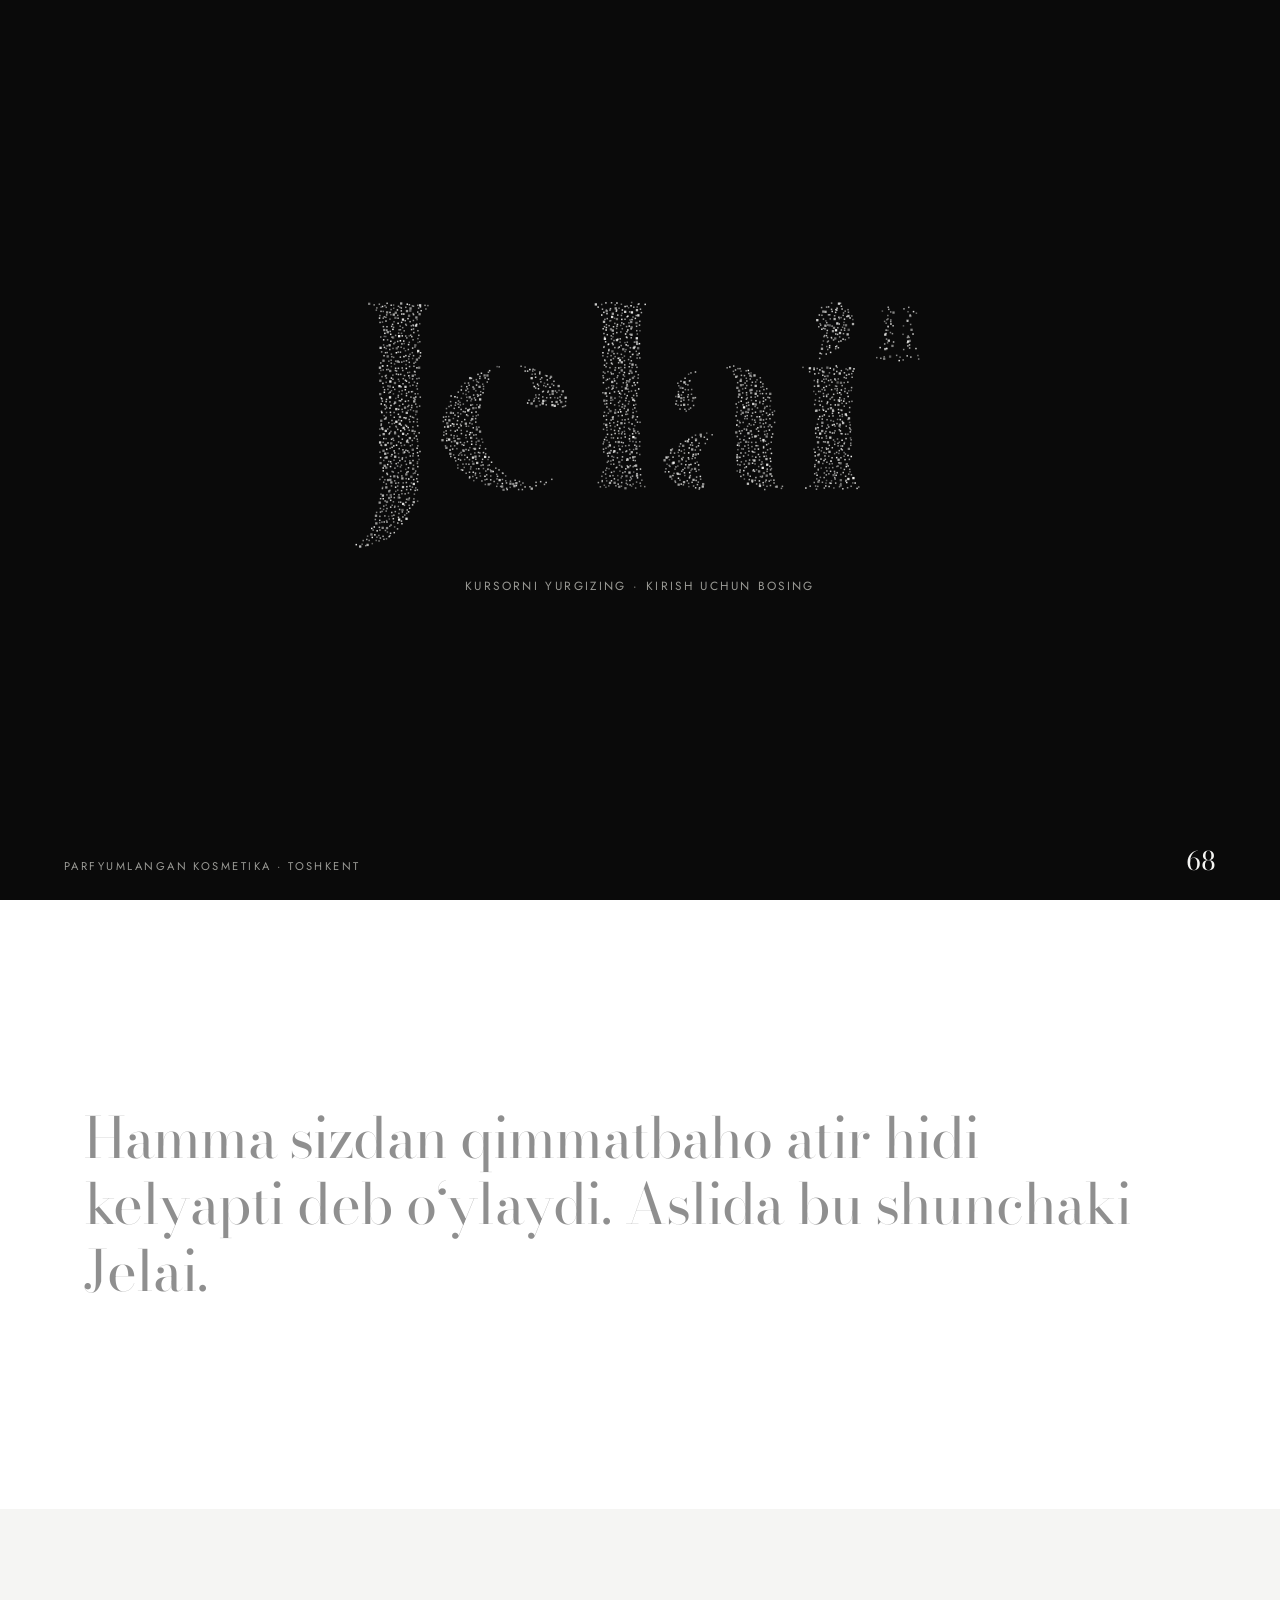
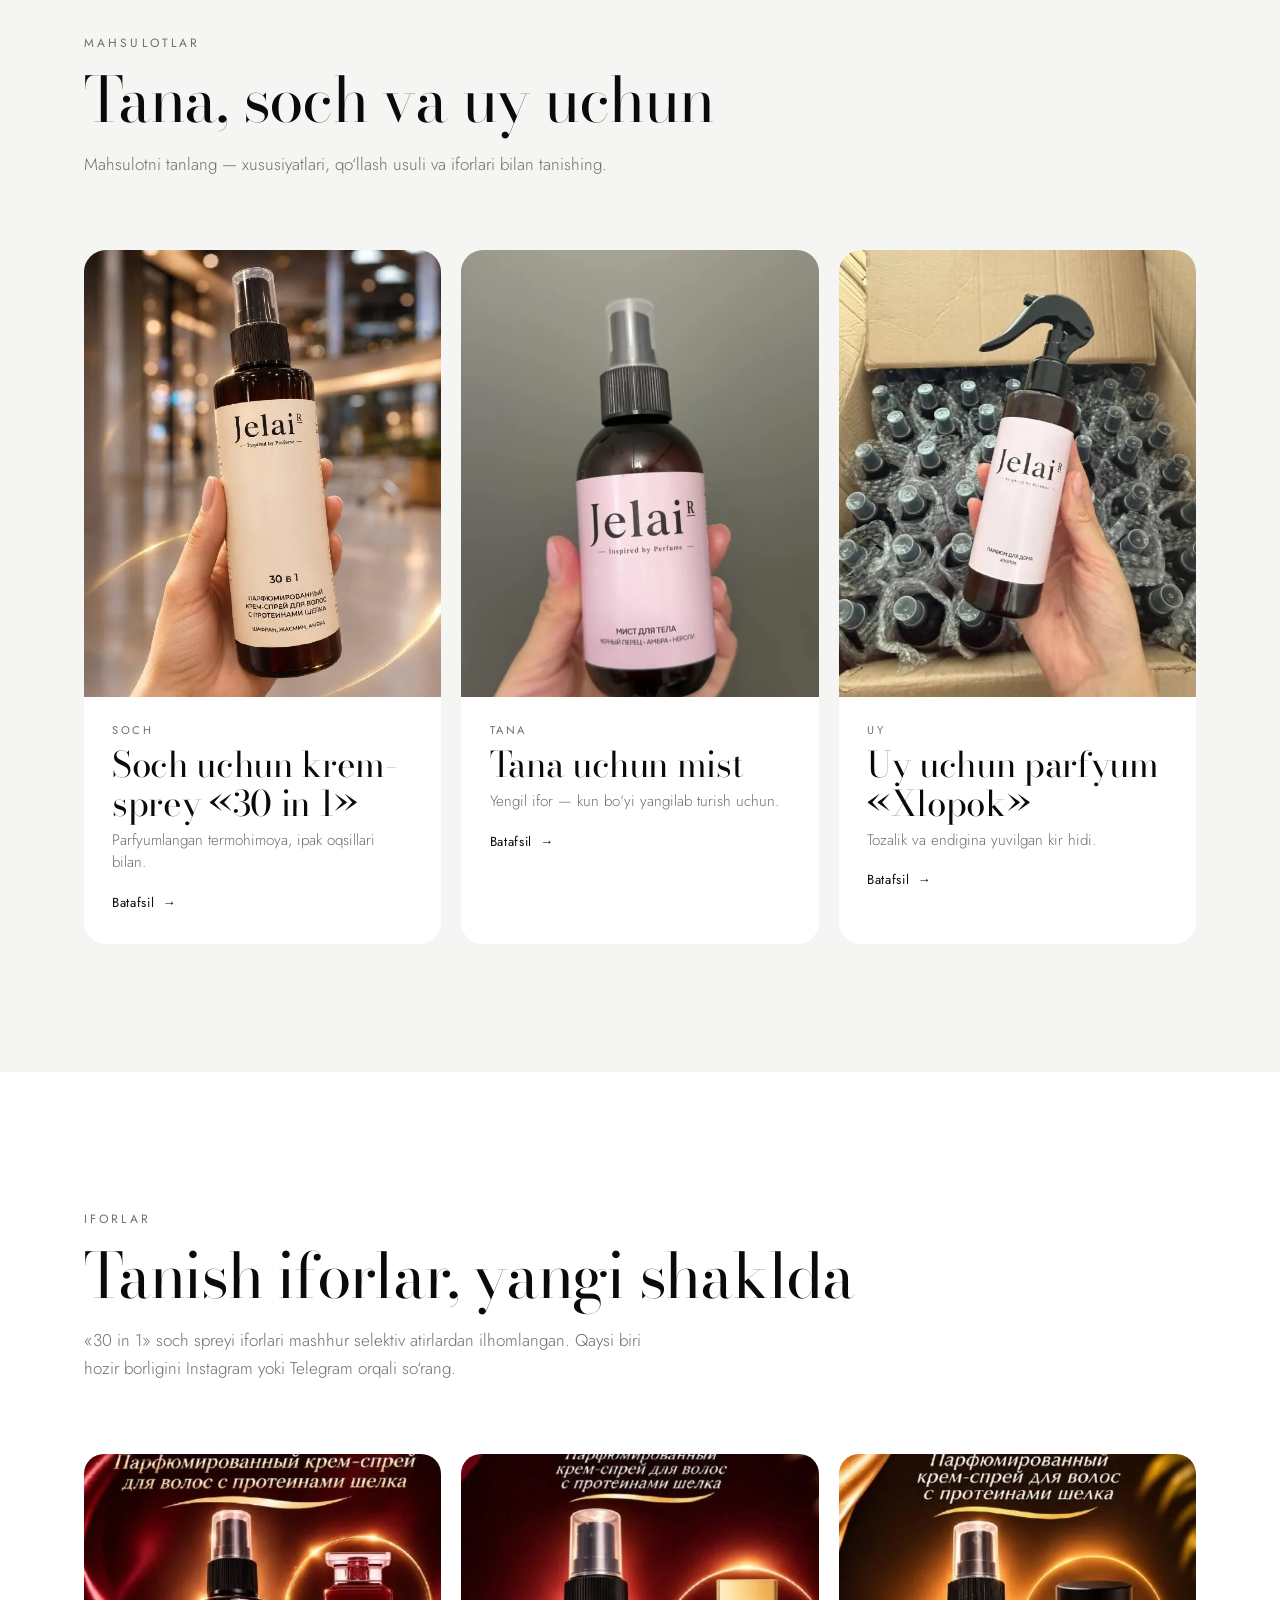
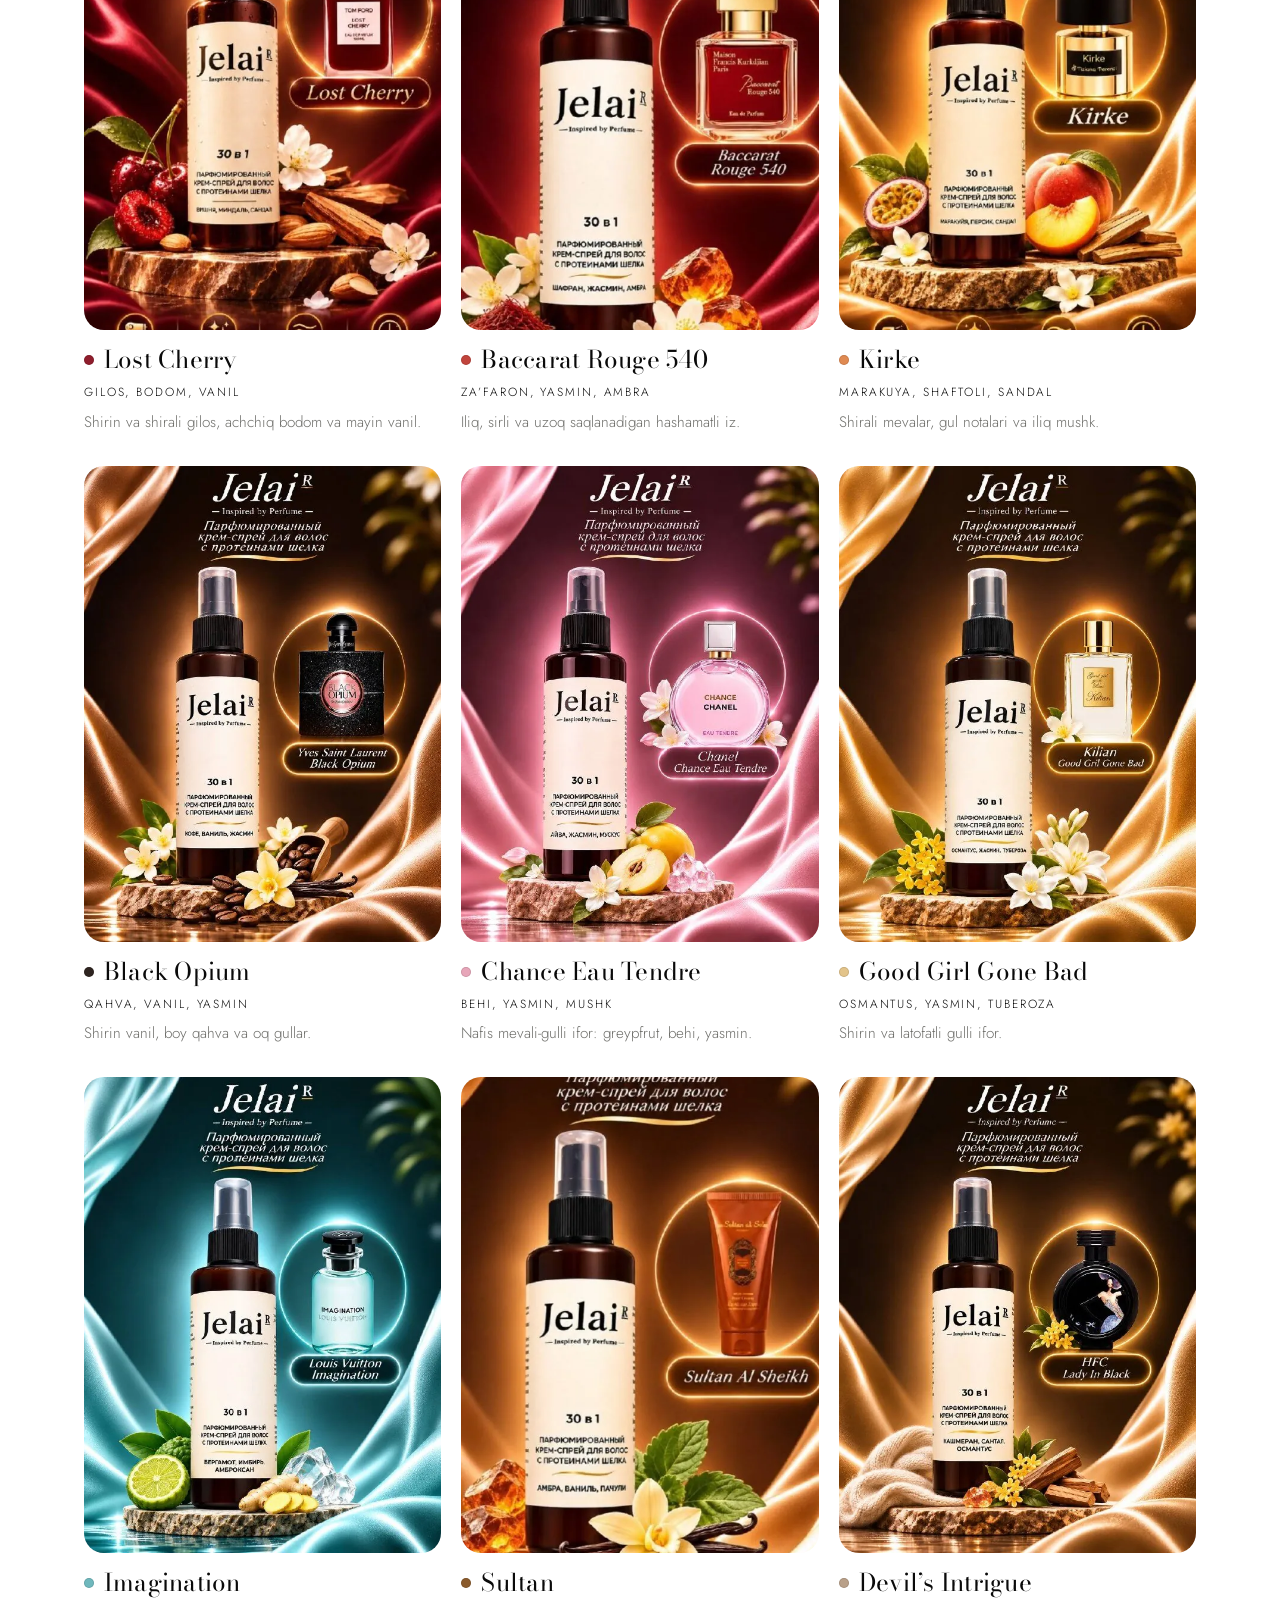
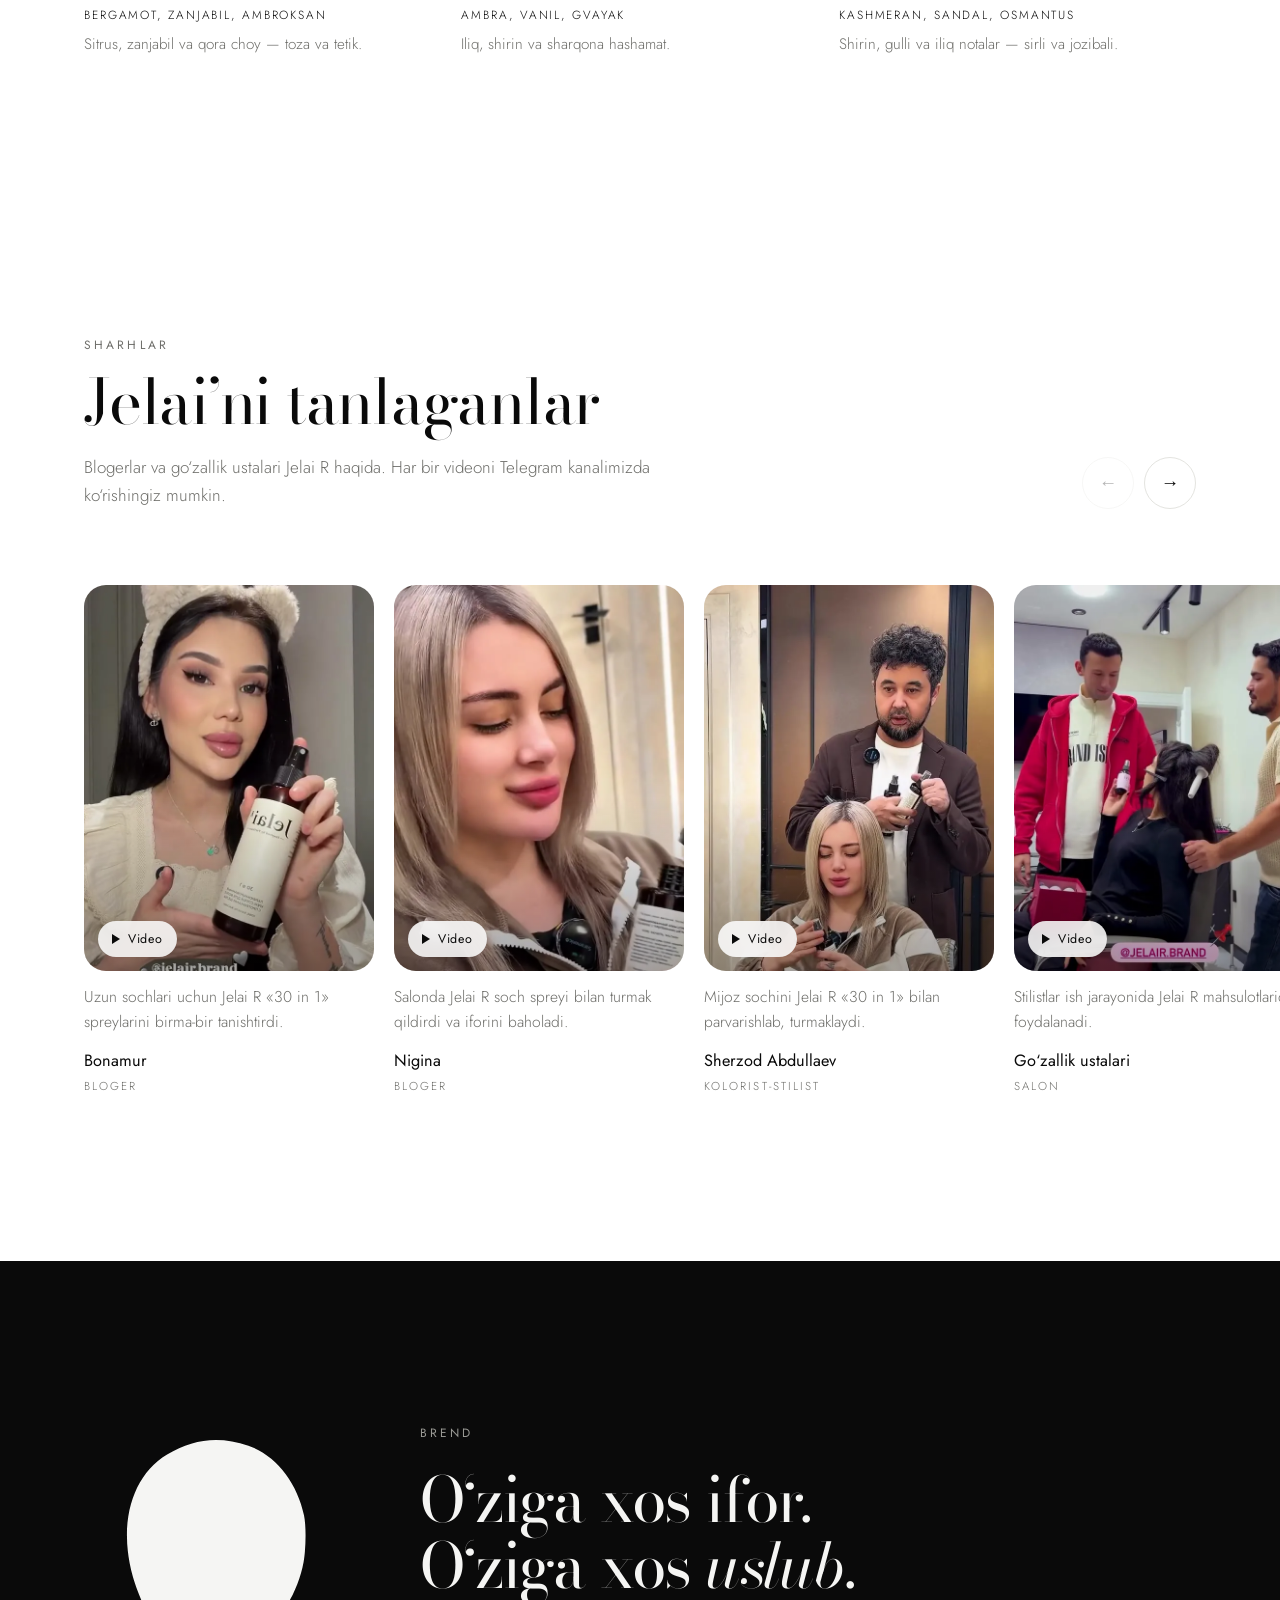
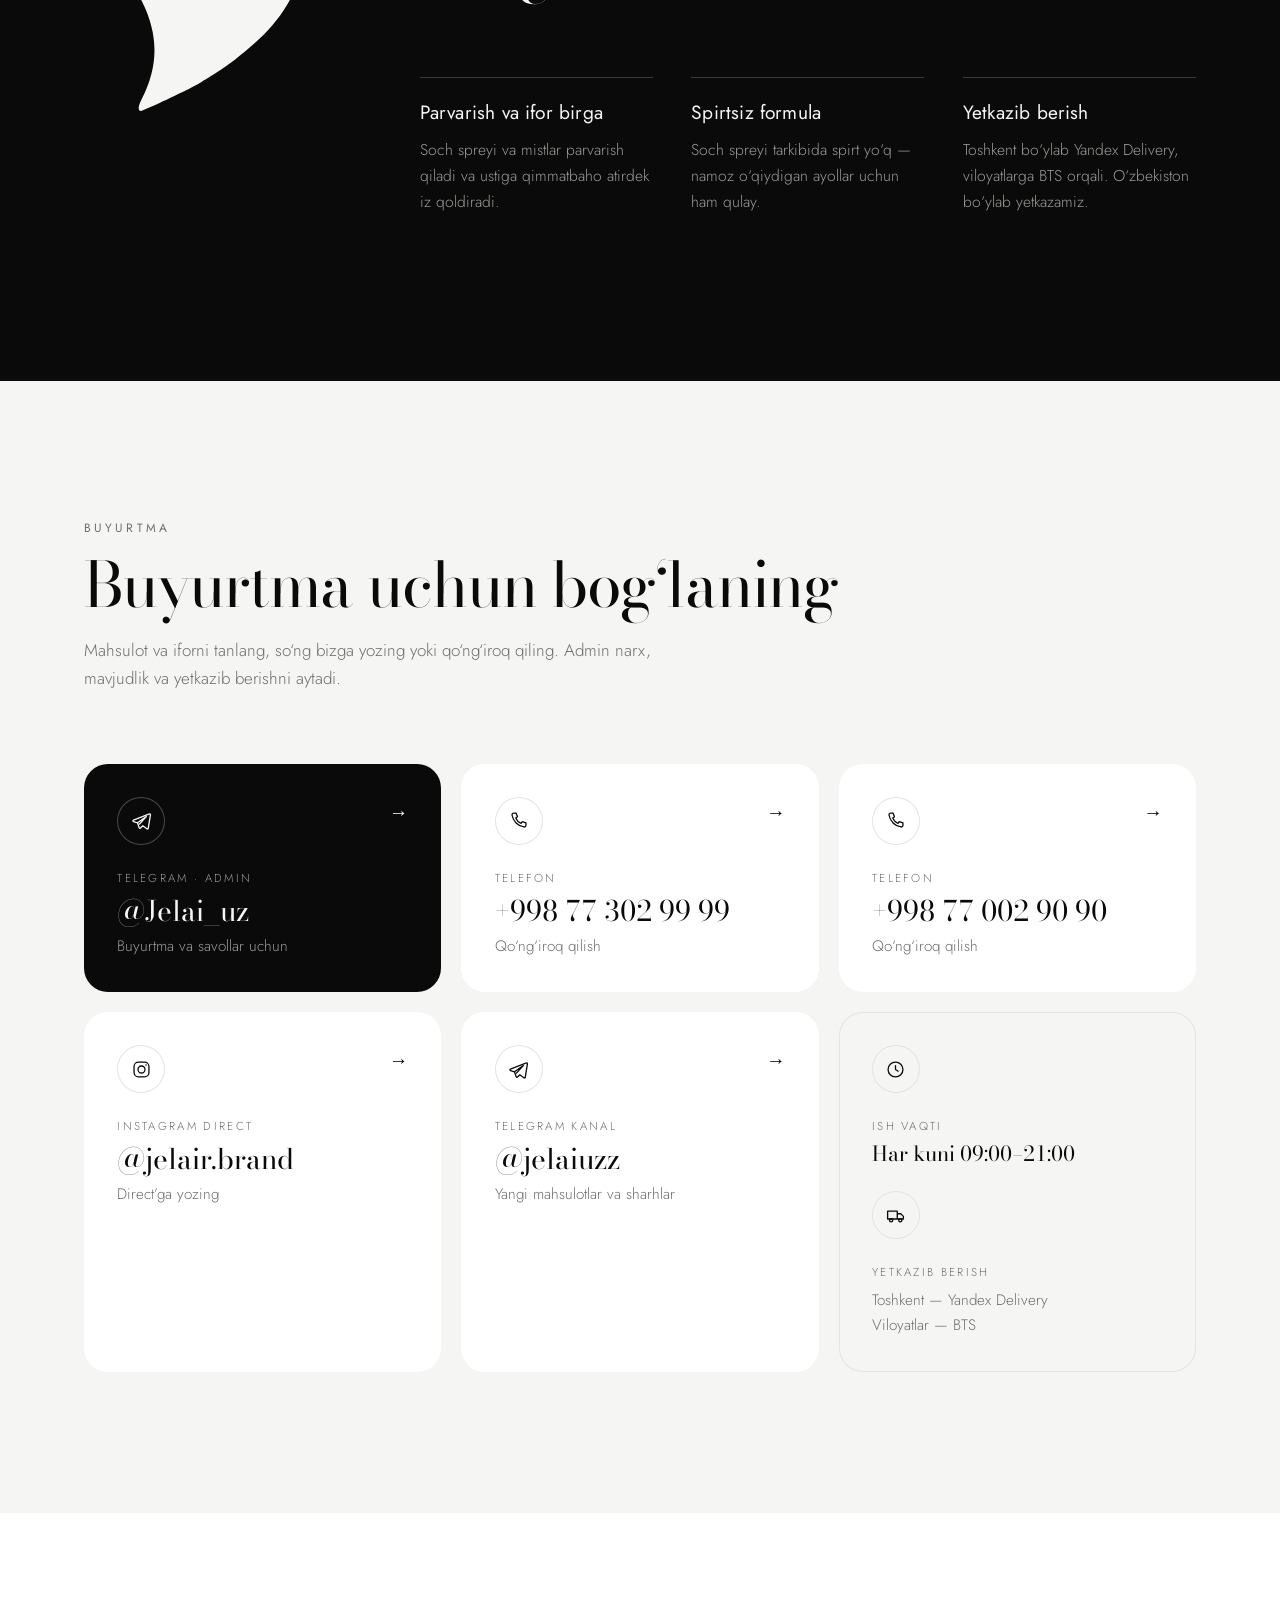
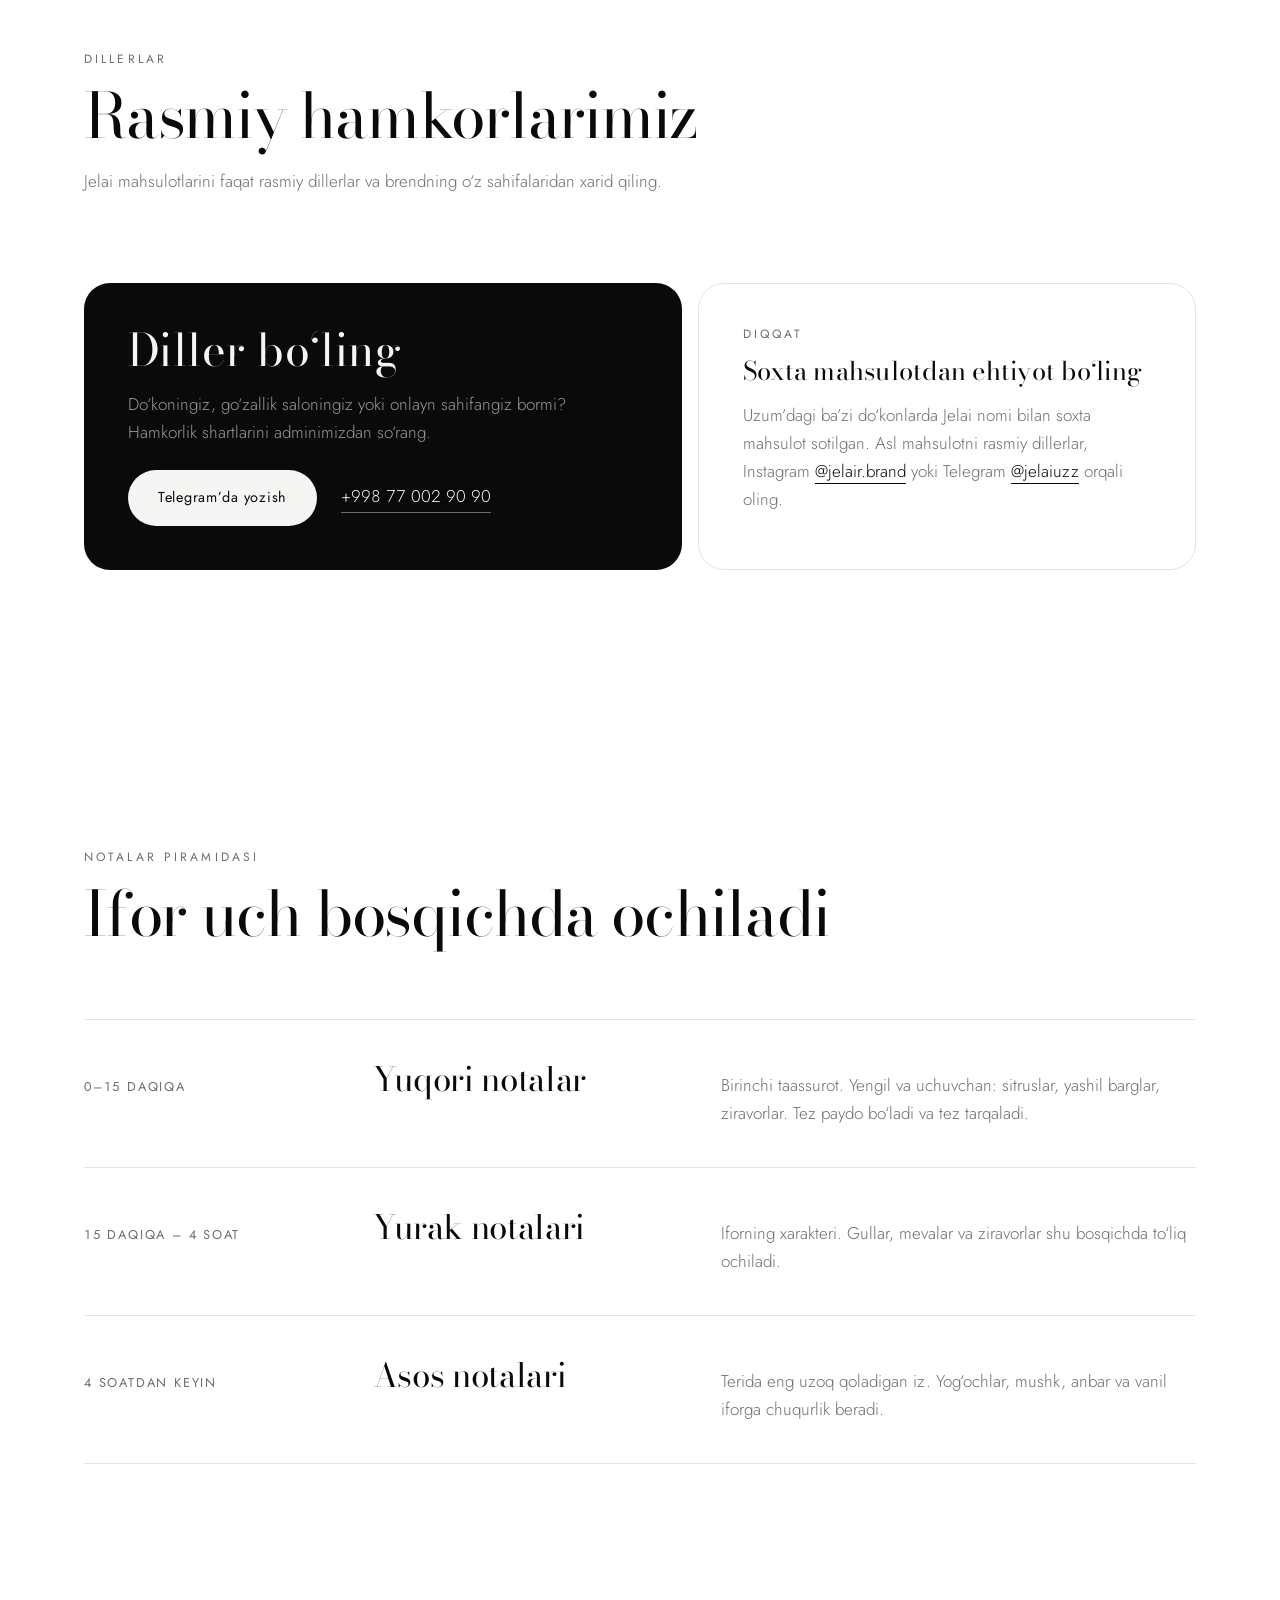
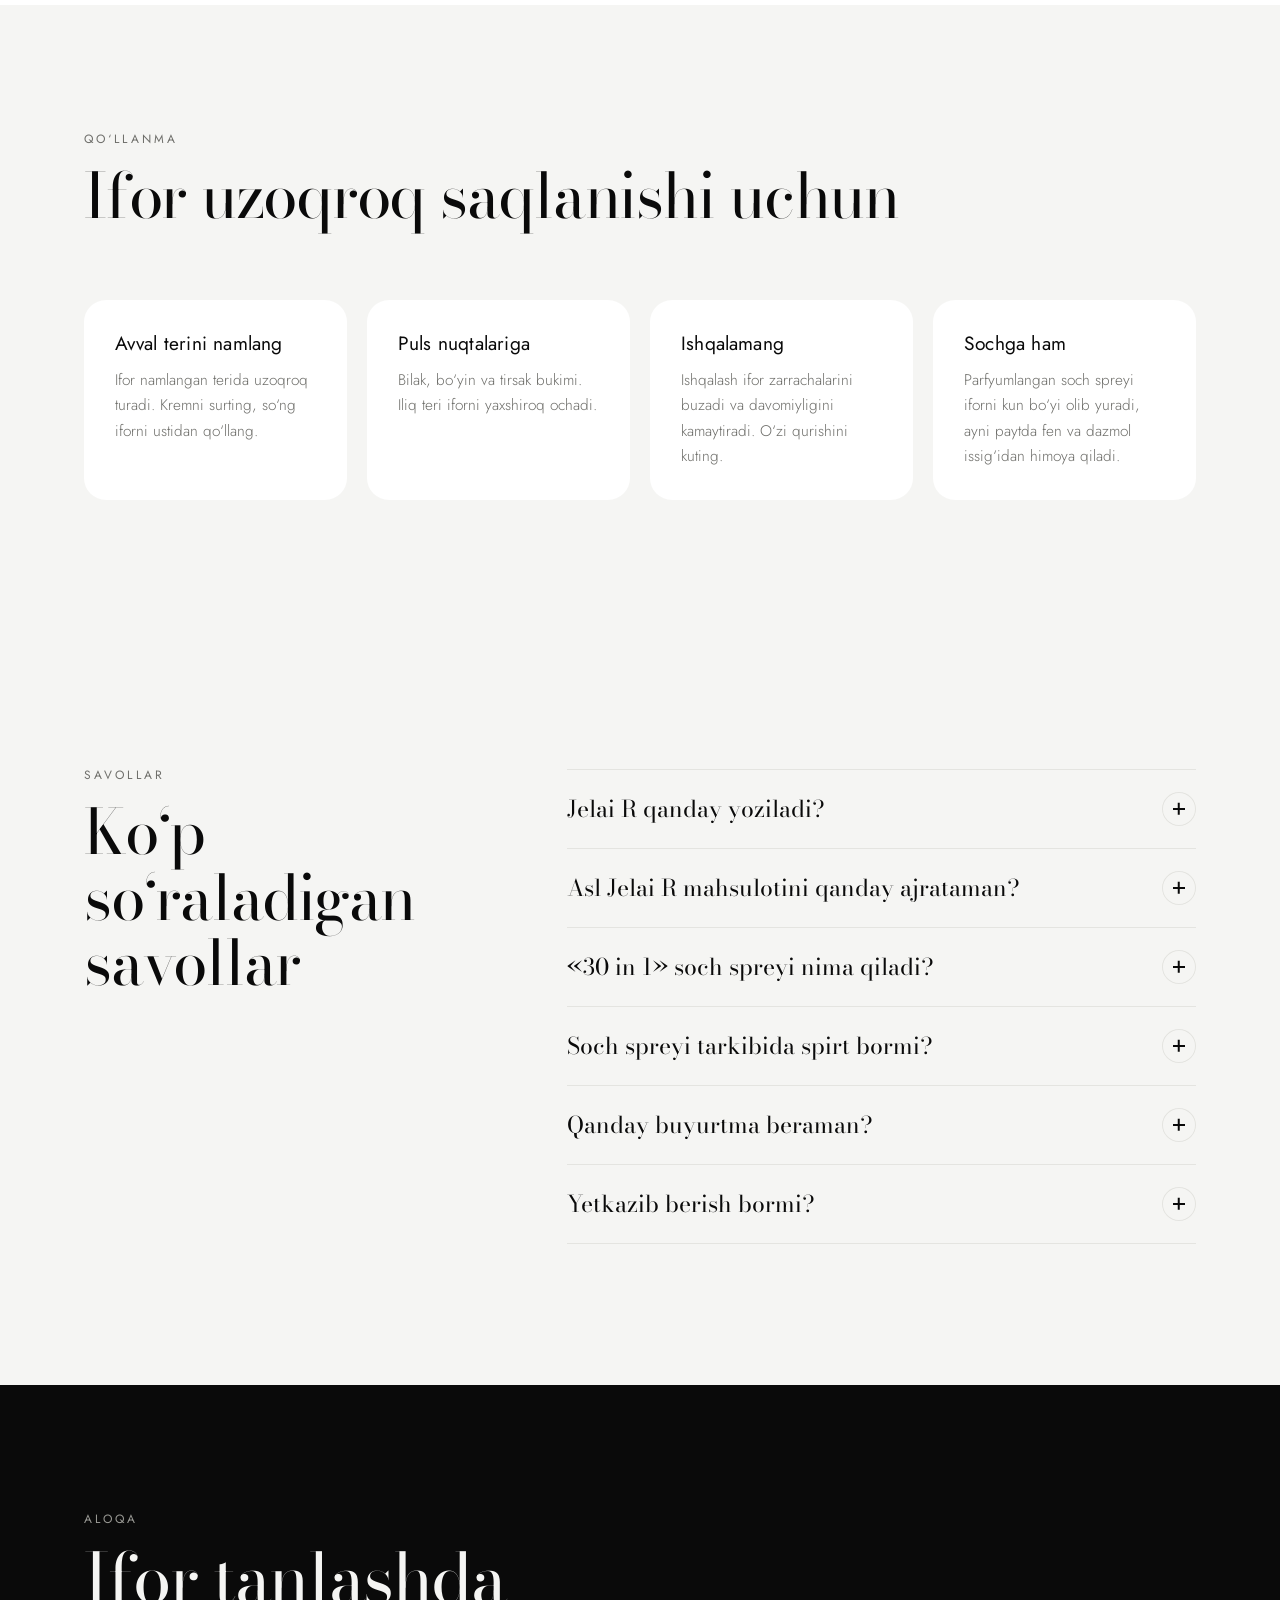
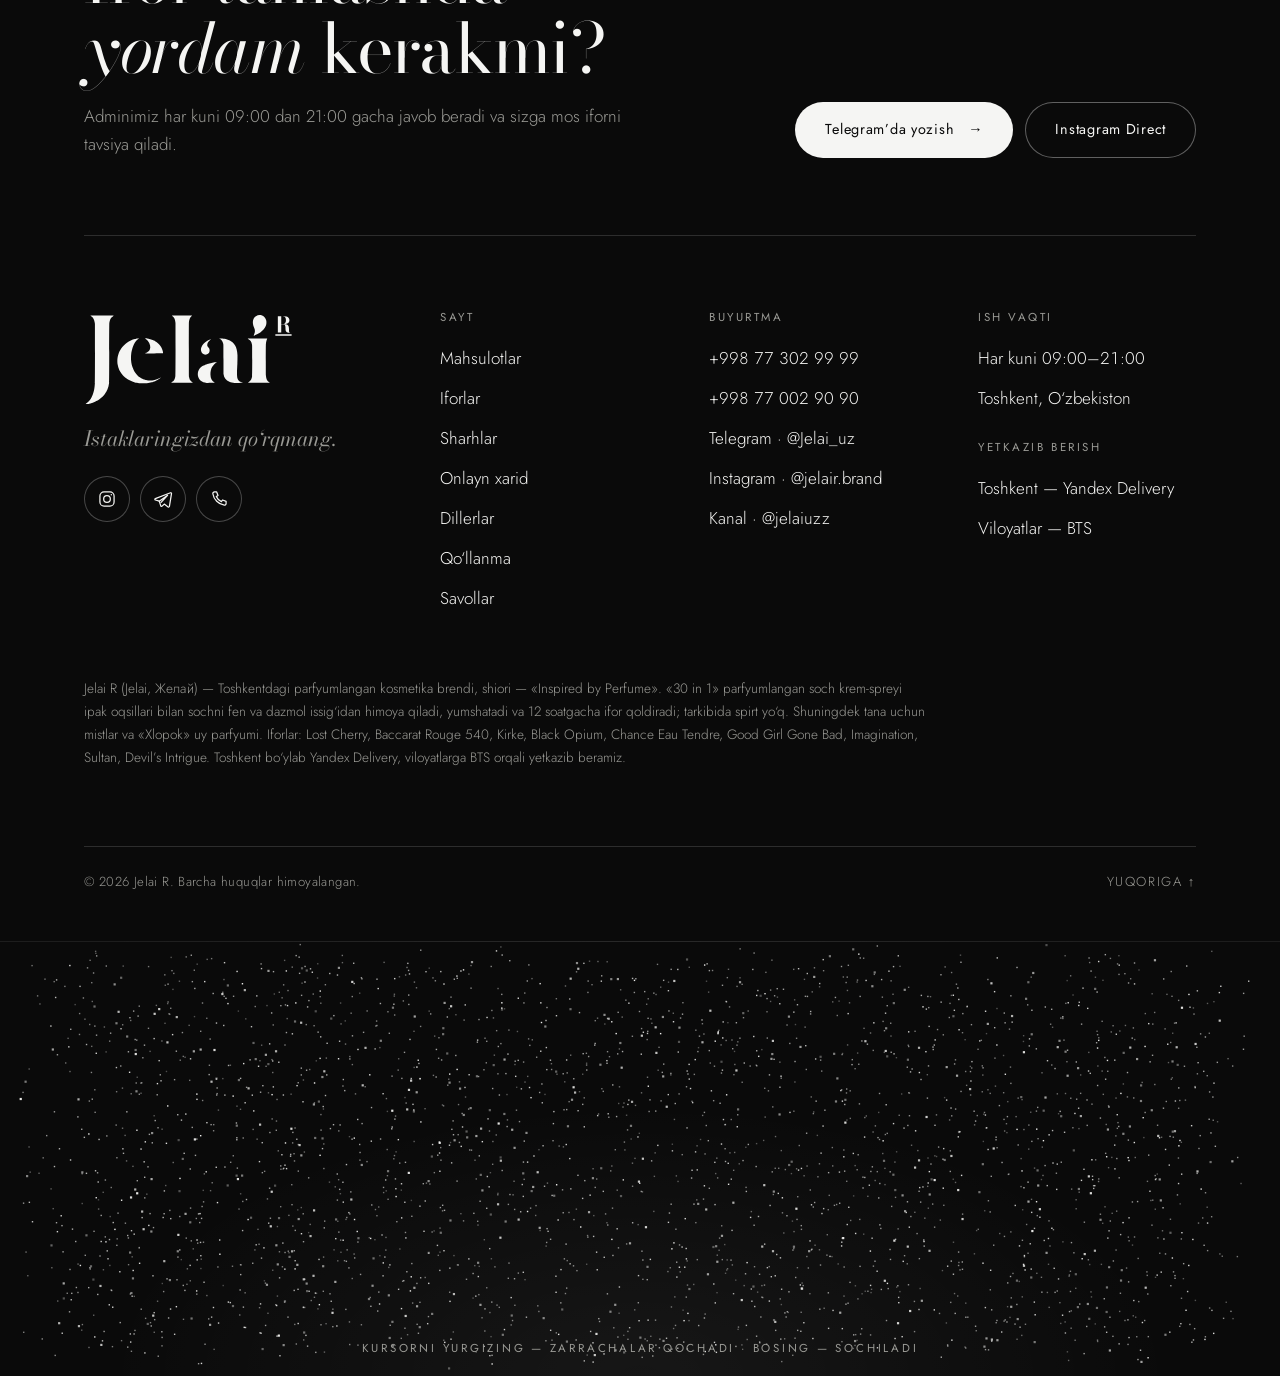
<file: index.html>
<!doctype html>
<html lang="uz" data-base="">
<head>
<meta charset="utf-8">
<meta name="viewport" content="width=device-width, initial-scale=1, viewport-fit=cover">
<title>Jelai R — parfyumlangan soch spreyi, mist va uy parfyumi | Toshkent</title>
<meta name="description" content="Jelai R — Toshkentdagi parfyumlangan kosmetika brendi. «30 in 1» parfyumlangan soch krem-spreyi (termohimoya, ipak oqsillari, spirtsiz), tana uchun mistlar va uy parfyumi: Lost Cherry, Baccarat Rouge 540, Kirke, Black Opium iforlarida. O‘zbekiston bo‘ylab yetkazib berish.">
<meta name="keywords" content="Jelai, Jelai R, JelaiR, Jelair, Jelai uz, Jelai Toshkent, Желай, Jelai 30 в 1, soch uchun termohimoya, parfyumlangan soch spreyi, tana uchun mist, uy parfyumi, термозащита для волос, парфюмированный спрей для волос, мист для тела, Ташкент">
<meta name="robots" content="index, follow, max-image-preview:large, max-snippet:-1">
<meta name="author" content="Jelai">
<link rel="canonical" href="https://jelair.uz/">
<link rel="alternate" hreflang="uz" href="https://jelair.uz/">
<link rel="alternate" hreflang="ru" href="https://jelair.uz/ru/">
<link rel="alternate" hreflang="en" href="https://jelair.uz/en/">
<link rel="alternate" hreflang="x-default" href="https://jelair.uz/">
<meta name="geo.region" content="UZ-TK">
<meta name="geo.placename" content="Toshkent">
<meta name="theme-color" content="#ffffff" media="(prefers-color-scheme: light)">
<meta name="theme-color" content="#0d0d0c" media="(prefers-color-scheme: dark)">
<meta name="format-detection" content="telephone=no">
<meta property="og:type" content="website">
<meta property="og:site_name" content="Jelai">
<meta property="og:locale" content="uz_UZ">
<meta property="og:locale:alternate" content="ru_RU">
<meta property="og:url" content="https://jelair.uz/">
<meta property="og:title" content="Jelai R — parfyumlangan kosmetika, Toshkent">
<meta property="og:description" content="Istaklaringizdan qo‘rqmang. «30 in 1» parfyumlangan soch spreyi, tana uchun mistlar va uy parfyumi selektiv atirlar iforida. O‘zbekiston bo‘ylab yetkazib berish.">
<meta property="og:image" content="https://jelair.uz/og-image.jpg">
<meta property="og:image:width" content="1200">
<meta property="og:image:height" content="630">
<meta property="og:image:alt" content="Jelai logotipi">
<meta name="twitter:card" content="summary_large_image">
<meta name="twitter:title" content="Jelai R — parfyumlangan kosmetika, Toshkent">
<meta name="twitter:description" content="«30 in 1» parfyumlangan soch spreyi, tana uchun mistlar va uy parfyumi selektiv atirlar iforida.">
<meta name="twitter:image" content="https://jelair.uz/og-image.jpg">
<!-- Search Console / Yandex Webmaster tasdiqlash kodlarini shu yerga qo‘ying:
<meta name="google-site-verification" content="...">
<meta name="yandex-verification" content="..."> -->
<link rel="icon" href="favicon.ico" sizes="48x48">
<link rel="icon" href="favicon.svg" type="image/svg+xml">
<link rel="icon" href="icon-192.png" type="image/png" sizes="192x192">
<link rel="apple-touch-icon" href="apple-touch-icon.png">
<link rel="manifest" href="site.webmanifest">
<script type="application/ld+json">{"@context": "https://schema.org", "@graph": [{"@type": "Organization", "@id": "https://jelair.uz/#org", "name": "Jelai", "alternateName": ["Jelai R", "JelaiR", "Jelair", "Jelai", "Jelay", "Jelai.uz", "Jelair.uz", "Jelai Uzbekistan", "Jelai R Cosmetics", "Желай", "Джелай", "Джелаир"], "url": "https://jelair.uz/", "logo": "https://jelair.uz/icon-512.png", "image": "https://jelair.uz/og-image.jpg", "slogan": "Inspired by Perfume", "description": "Jelai R — Toshkentdagi parfyumlangan kosmetika brendi: «30 in 1» parfyumlangan soch krem-spreyi, tana uchun mistlar va uy parfyumi. O‘zbekiston bo‘ylab yetkazib berish.", "sameAs": ["https://www.instagram.com/jelair.brand/", "https://t.me/jelaiuzz", "https://taplink.cc/jelai.uz"], "contactPoint": [{"@type": "ContactPoint", "telephone": "+998773029999", "contactType": "sales", "areaServed": "UZ", "availableLanguage": ["uz", "ru"]}, {"@type": "ContactPoint", "telephone": "+998770029090", "contactType": "customer service", "areaServed": "UZ", "availableLanguage": ["uz", "ru"]}]}, {"@type": "Store", "@id": "https://jelair.uz/#store", "name": "Jelai — parfyumlangan kosmetika", "url": "https://jelair.uz/", "image": "https://jelair.uz/og-image.jpg", "logo": "https://jelair.uz/icon-512.png", "telephone": "+998773029999", "priceRange": "$$", "currenciesAccepted": "UZS", "address": {"@type": "PostalAddress", "addressLocality": "Toshkent", "addressRegion": "Toshkent", "addressCountry": "UZ"}, "areaServed": {"@type": "Country", "name": "O‘zbekiston"}, "openingHoursSpecification": [{"@type": "OpeningHoursSpecification", "dayOfWeek": ["Monday", "Tuesday", "Wednesday", "Thursday", "Friday", "Saturday", "Sunday"], "opens": "09:00", "closes": "21:00"}], "brand": {"@id": "https://jelair.uz/#org"}, "parentOrganization": {"@id": "https://jelair.uz/#org"}}, {"@type": "WebSite", "@id": "https://jelair.uz/#site", "url": "https://jelair.uz/", "name": "Jelai", "alternateName": "Jelai Uzbekistan", "inLanguage": "uz", "publisher": {"@id": "https://jelair.uz/#org"}}, {"@type": "WebPage", "@id": "https://jelair.uz/#page", "url": "https://jelair.uz/", "name": "Jelai R — parfyumlangan soch spreyi, mist va uy parfyumi | Toshkent", "isPartOf": {"@id": "https://jelair.uz/#site"}, "about": {"@id": "https://jelair.uz/#org"}, "inLanguage": "uz", "primaryImageOfPage": {"@type": "ImageObject", "url": "https://jelair.uz/og-image.jpg", "width": 1200, "height": 630}}, {"@type": "Product", "@id": "https://jelair.uz/#product-1", "name": "Jelai R «30 in 1» parfyumlangan soch krem-spreyi", "image": "https://jelair.uz/img/products/spray.webp", "description": "Ipak oqsillari bilan parfyumlangan termohimoya: fen, dazmol va quyoshdan himoya, yumshoqlik va jilva, ifor 12 soatgacha. Tarkibida spirt yo‘q.", "brand": {"@type": "Brand", "name": "Jelai R"}, "manufacturer": {"@id": "https://jelair.uz/#org"}, "category": "Parfyumlangan kosmetika"}, {"@type": "Product", "@id": "https://jelair.uz/#product-2", "name": "Jelai R Tana uchun mist", "image": "https://jelair.uz/img/products/mist.webp", "description": "Tana va soch uchun yengil xushbo‘y sprey.", "brand": {"@type": "Brand", "name": "Jelai R"}, "manufacturer": {"@id": "https://jelair.uz/#org"}, "category": "Parfyumlangan kosmetika"}, {"@type": "Product", "@id": "https://jelair.uz/#product-3", "name": "Jelai R Uy uchun parfyum «Xlopok»", "image": "https://jelair.uz/img/products/home.webp", "description": "Uy, avtomobil, ofis, parda va matolar uchun tozalik ifori.", "brand": {"@type": "Brand", "name": "Jelai R"}, "manufacturer": {"@id": "https://jelair.uz/#org"}, "category": "Parfyumlangan kosmetika"}]}</script>
<script>
  document.documentElement.classList.add('js');
  try { var th = localStorage.getItem('jelai-theme'); if (th === 'dark' || th === 'light') document.documentElement.dataset.theme = th; } catch (e) {}
  try { if (!sessionStorage.getItem('jelai-seen') && !matchMedia('(prefers-reduced-motion: reduce)').matches) document.documentElement.classList.add('loading'); } catch (e) { document.documentElement.classList.add('loading'); }
</script>
<link rel="preconnect" href="https://fonts.googleapis.com">
<link rel="preconnect" href="https://fonts.gstatic.com" crossorigin>
<link rel="stylesheet" href="https://fonts.googleapis.com/css2?family=Bodoni+Moda:ital,opsz,wght@0,6..96,400..600;1,6..96,400..500&family=Jost:wght@300..500&display=swap">
<link rel="preload" as="image" href="img/hero.webp" fetchpriority="high">
<link rel="stylesheet" href="styles.css">
<script src="script.js" defer></script>
<script type="application/ld+json" id="faq-ld">{"@context": "https://schema.org", "@type": "FAQPage", "mainEntity": [{"@type": "Question", "name": "Jelai R qanday yoziladi?", "acceptedAnswer": {"@type": "Answer", "text": "Brendimiz nomi — Jelai R (JelaiR). Uni ba’zan Jelair, Jelai, Jelay, Желай yoki Джелай deb ham yozishadi — barchasi bitta brend: Toshkentdagi Jelai R parfyumlangan kosmetikasi. Rasmiy sayt — jelair.uz."}}, {"@type": "Question", "name": "Asl Jelai R mahsulotini qanday ajrataman?", "acceptedAnswer": {"@type": "Answer", "text": "Asl mahsulot yorlig‘ida «Jelai R — Inspired by Perfume» logotipi bor: «i» harfidan keyin ostiga chiziq tortilgan R. Jelai R’ni faqat rasmiy sahifalar — jelair.uz, Instagram @jelair.brand va Telegram @jelaiuzz orqali xarid qiling."}}, {"@type": "Question", "name": "«30 in 1» soch spreyi nima qiladi?", "acceptedAnswer": {"@type": "Answer", "text": "Sochni fen, dazmol va ployka issig‘idan, quyosh nurlari va changdan himoya qiladi, yumshatadi, jilva beradi, tarashni osonlashtiradi va statik elektrni oladi. Tarkibida ipak oqsillari bor, ifor 12 soatgacha saqlanadi."}}, {"@type": "Question", "name": "Soch spreyi tarkibida spirt bormi?", "acceptedAnswer": {"@type": "Answer", "text": "Yo‘q. «30 in 1» soch spreyi tarkibida spirt yo‘q, shuning uchun namoz o‘qiydigan ayollar uchun ham qulay."}}, {"@type": "Question", "name": "Qanday buyurtma beraman?", "acceptedAnswer": {"@type": "Answer", "text": "Telegram’da @Jelai_uz adminiga yoki Instagram’da @jelair.brand sahifasiga yozing, yoki +998 77 302 99 99 raqamiga qo‘ng‘iroq qiling. Har kuni 09:00–21:00."}}, {"@type": "Question", "name": "Yetkazib berish bormi?", "acceptedAnswer": {"@type": "Answer", "text": "Ha. Toshkent bo‘ylab Yandex Delivery, viloyatlarga BTS orqali — butun O‘zbekiston bo‘ylab yetkazib beramiz."}}]}</script>
</head>
<body>

<!-- Umumiy SVG belgilar: logotip, tomchi, shisha gradientlari -->
<svg width="0" height="0" style="position:absolute" aria-hidden="true">
  <defs>
    <symbol id="logo" viewBox="20 18 710 318"><path class="lg lg-j" fill-rule="evenodd" d="M32.7 328.8C35.7 328.5 40.5 327.7 42.2 327.2C49.1 325.3 51.0 324.6 57.3 321.8C63.0 319.2 69.5 315.4 73.2 312.5C73.5 312.2 74.5 311.5 75.3 310.8C80.5 307.0 86.8 300.5 90.5 295.3C94.4 289.7 96.0 286.7 98.2 281.8C98.5 280.9 99.1 279.6 99.4 278.9C100.5 276.3 102.6 269.9 102.9 268.0C103.0 267.7 103.2 266.6 103.4 265.6C104.0 262.9 104.5 259.4 104.9 255.3C105.2 251.8 105.2 251.2 105.3 154.4C105.4 82.0 105.5 56.7 105.6 55.5C106.6 47.6 109.2 40.8 112.9 36.7C114.0 35.6 116.5 33.4 118.4 32.1C120.0 31.0 120.2 30.6 119.7 30.1C119.1 29.7 42.7 29.7 42.2 30.2C41.8 30.7 42.1 31.0 44.3 32.5C50.9 36.9 54.6 43.6 56.3 54.2C56.5 55.7 56.8 57.4 56.9 58.1C57.0 59.0 57.1 82.3 57.1 157.7C57.1 250.6 57.1 256.3 56.8 259.3C56.6 261.1 56.4 264.1 56.2 266.0C55.0 283.6 49.7 301.7 43.0 311.2C39.2 316.8 33.5 322.6 29.2 325.4C25.7 327.8 25.6 327.9 25.7 328.5C26.0 329.2 28.2 329.4 32.7 328.8Z"/><path class="lg lg-e" fill-rule="evenodd" d="M232.3 258.6C239.6 257.7 243.0 257.1 248.8 255.5C250.6 255.0 259.1 252.2 259.8 251.8C260.2 251.7 261.0 251.3 261.7 251.0C263.1 250.5 266.0 249.0 268.2 247.7C269.1 247.2 270.2 246.5 270.8 246.2C274.5 244.1 278.8 240.7 278.8 240.0C278.8 239.6 277.5 240.1 274.5 241.6C260.2 248.9 246.5 251.3 232.7 249.0C231.1 248.7 229.4 248.4 229.0 248.3C228.6 248.1 227.4 247.8 226.3 247.5C223.2 246.7 216.6 244.0 215.6 243.2C215.5 243.1 214.6 242.6 213.6 242.0C206.4 237.9 201.4 233.7 196.6 227.5C190.8 220.2 188.7 216.6 185.1 207.5C182.0 200.0 179.8 190.6 179.2 181.9C178.7 176.1 178.8 166.4 179.4 161.8C179.5 160.7 179.7 159.1 179.8 158.2C179.9 157.2 180.2 155.4 180.4 154.2C180.6 153.1 180.9 151.7 180.9 151.3C181.4 148.4 183.5 140.8 185.4 135.2C188.6 125.8 194.2 116.4 199.0 112.4C200.8 110.9 202.0 109.9 203.3 109.1C204.7 108.1 205.0 107.8 204.6 107.4C204.4 107.1 203.6 107.1 202.3 107.4C201.7 107.5 200.7 107.7 199.9 107.8C199.2 107.8 197.5 108.2 196.1 108.6C194.7 109.0 192.9 109.5 192.1 109.7C182.8 112.0 173.3 116.4 165.1 122.2C158.3 126.9 150.1 135.3 145.8 141.7C141.4 148.3 138.5 154.2 136.1 161.4C134.0 167.8 133.4 170.9 132.8 179.1C132.5 183.2 133.0 192.6 133.6 194.9C133.7 195.5 133.9 196.3 133.9 196.7C134.0 197.4 135.0 201.2 135.9 204.5C137.0 208.7 140.5 216.6 143.2 220.9C145.3 224.4 149.1 229.6 151.2 232.0C153.8 234.9 158.9 239.6 161.6 241.5C171.5 248.9 179.7 252.8 192.1 256.2C195.6 257.1 201.3 258.1 206.6 258.7C209.7 259.1 209.9 259.1 219.4 259.1C227.8 259.2 227.8 259.2 232.3 258.6ZM287.0 157.7C287.4 157.5 287.4 157.4 287.3 155.7C287.2 154.7 287.0 153.3 286.8 152.6C286.7 151.8 286.5 151.0 286.4 150.6C285.6 145.8 281.4 136.7 278.3 132.8C278.1 132.5 277.3 131.5 276.5 130.5C273.2 126.0 267.0 120.5 262.0 117.5C259.7 116.1 256.7 114.3 256.6 114.3C256.6 114.3 255.4 113.8 254.0 113.2C249.1 110.9 239.0 108.1 233.4 107.5C228.0 106.9 227.9 106.9 227.4 107.1C226.7 107.5 227.0 108.3 228.2 108.9C230.3 109.9 233.5 112.6 235.5 114.9C243.6 124.6 246.5 137.5 242.2 146.0C240.4 149.7 237.0 152.9 232.9 154.6C230.4 155.7 229.7 156.0 229.5 156.0C229.0 156.0 227.2 157.0 227.1 157.3C226.8 158.0 225.8 158.0 257.1 158.0C284.2 158.0 286.6 158.0 287.0 157.7Z"/><path class="lg lg-l" fill-rule="evenodd" d="M387.4 257.2C387.8 256.7 387.5 256.3 386.3 255.7C383.3 254.1 380.4 251.1 378.6 247.8C378.2 246.9 377.7 246.2 377.7 246.1C377.3 245.6 376.1 241.9 375.7 239.6C374.5 233.5 374.6 243.3 374.5 144.5C374.5 85.3 374.5 55.0 374.7 53.5C374.9 50.9 375.4 47.6 375.8 46.0C376.0 45.4 376.2 44.8 376.2 44.6C376.2 44.2 377.1 41.7 377.8 39.8C379.0 37.1 380.9 34.6 383.2 32.5C385.0 31.0 385.2 30.6 384.8 30.2C384.4 29.8 318.2 29.8 317.8 30.1C317.3 30.6 317.4 31.0 318.4 31.5C324.0 34.5 328.0 41.9 328.9 51.5C329.1 52.8 329.2 54.7 329.3 55.6C329.5 56.7 329.5 84.8 329.5 143.7C329.4 230.1 329.4 230.1 329.0 233.3C328.8 235.1 328.5 237.2 328.3 238.0C328.1 238.8 328.0 239.6 328.0 239.8C328.0 240.3 327.0 243.4 326.5 244.8C324.1 250.3 321.8 252.9 316.2 255.9C315.3 256.3 315.0 257.2 315.6 257.5C315.8 257.5 332.0 257.6 351.5 257.5C386.1 257.5 387.1 257.5 387.4 257.2Z"/><path class="lg lg-a" fill-rule="evenodd" d="M458.6 257.5C461.6 257.4 462.0 257.3 462.0 256.8C462.0 256.6 461.2 256.0 460.2 255.5C452.1 251.0 447.8 242.0 447.5 229.1C447.4 219.2 449.5 210.2 453.7 203.5C456.7 198.8 462.5 192.4 466.4 189.5C469.1 187.5 468.8 186.8 465.7 187.5C464.8 187.7 463.3 188.0 462.3 188.1C461.4 188.2 459.8 188.5 458.8 188.7C457.9 188.8 456.4 189.1 455.5 189.3C454.6 189.4 452.7 189.8 451.2 190.2C449.8 190.5 448.3 190.9 447.9 190.9C447.2 191.0 441.6 192.5 439.7 193.0C437.2 193.7 432.7 195.3 431.9 195.7C431.6 195.9 431.3 196.0 431.2 196.0C430.9 196.0 426.4 198.0 424.2 199.2C416.8 203.0 412.4 206.8 409.0 212.3C407.9 214.2 406.2 218.1 405.8 219.7C405.7 220.1 405.6 220.9 405.4 221.5C404.6 224.9 404.6 231.2 405.5 234.3C405.7 235.4 406.0 236.5 406.1 236.8C406.1 237.2 406.4 238.1 406.8 238.8C407.1 239.6 407.6 240.7 407.8 241.3C409.0 244.3 412.2 248.5 415.0 250.7C419.9 254.6 426.6 257.1 434.5 257.7C435.6 257.8 455.2 257.7 458.6 257.5ZM433.8 161.7C437.1 160.9 439.3 159.7 441.2 157.7C444.6 154.1 445.7 148.2 444.0 143.1C443.3 141.0 442.7 140.0 440.7 137.9C437.5 134.6 437.1 134.0 436.8 131.5C436.4 128.5 437.1 125.0 438.5 122.2C440.3 118.5 443.9 114.4 447.7 111.6C449.1 110.6 449.3 110.3 449.0 110.0C448.6 109.5 441.0 112.9 437.1 115.3C426.6 121.8 420.0 129.0 416.6 137.8C416.2 138.6 416.1 139.5 415.5 142.8C415.3 144.1 415.3 146.5 415.6 148.2C417.0 157.6 425.5 163.9 433.8 161.7ZM544.7 258.0C554.2 257.8 555.8 257.6 555.8 256.7C555.8 256.2 555.1 255.9 553.9 255.8C553.4 255.7 552.6 255.5 552.2 255.3C551.8 255.2 551.0 254.9 550.5 254.8C546.8 253.6 543.4 251.1 541.4 248.1C538.3 243.4 537.3 237.6 537.3 223.7C537.3 219.5 537.4 214.9 537.5 213.4C537.6 212.0 537.8 207.6 538.0 203.8C538.2 199.9 538.5 195.2 538.6 193.2C538.9 188.6 539.1 167.6 538.9 163.2C538.0 149.7 535.4 139.2 531.0 131.5C526.9 124.3 520.0 117.8 513.0 114.4C507.4 111.8 500.2 109.4 494.8 108.6C494.4 108.5 493.3 108.3 492.3 108.2C489.6 107.7 485.1 107.3 481.2 107.3C477.6 107.2 477.6 107.2 477.5 107.7C477.5 108.1 477.6 108.2 478.3 108.5C481.0 109.7 482.0 110.3 484.3 112.6C487.4 115.6 489.7 120.1 490.7 125.4C491.6 129.5 491.6 127.8 491.6 178.9C491.7 221.0 491.7 226.7 491.9 228.7C493.3 240.8 500.1 249.4 511.5 253.8C517.0 256.0 522.2 257.1 529.5 257.7C531.7 257.8 533.9 258.0 534.2 258.1C535.6 258.2 537.7 258.2 544.7 258.0Z"/><path class="lg lg-i" fill-rule="evenodd" d="M647.7 257.2C648.3 256.7 647.9 256.1 646.4 255.4C643.3 253.8 639.9 250.1 638.3 246.7C636.7 243.2 635.5 237.9 635.0 232.2C634.5 226.9 634.6 131.7 635.0 126.1C635.5 120.6 637.7 111.5 639.1 109.4C639.4 108.9 639.4 108.2 639.0 108.0C638.8 107.9 628.5 107.8 606.8 107.8C572.4 107.8 574.0 107.8 574.0 108.7C574.0 109.0 574.7 109.7 575.1 109.7C575.2 109.7 575.4 109.8 575.7 109.9C575.9 110.0 576.6 110.4 577.2 110.7C583.1 113.8 586.1 118.5 587.7 126.8C588.8 132.2 588.7 129.0 588.8 181.3C588.8 228.9 588.8 228.9 588.4 233.2C588.2 235.6 587.9 238.0 587.8 238.5C587.6 239.0 587.4 240.0 587.2 240.7C585.6 247.8 582.3 252.3 576.3 255.4C574.4 256.4 574.1 256.7 574.9 257.2C575.4 257.6 647.3 257.6 647.7 257.2Z"/><path class="lg lg-ap" fill-rule="evenodd" d="M596.6 97.1C598.9 96.2 607.2 92.2 609.6 90.8C612.0 89.4 617.2 86.0 619.0 84.5C619.9 83.8 621.0 82.9 621.6 82.4C629.8 75.8 634.7 68.2 636.3 59.7C636.9 56.2 637.0 50.6 636.4 47.7C634.6 39.2 629.1 32.2 622.1 29.8C614.7 27.3 607.9 28.0 601.2 32.1C592.0 37.6 588.6 50.1 592.4 63.5C593.0 65.6 594.2 68.8 594.9 70.2C599.0 78.6 599.0 86.5 594.7 94.9C593.7 97.0 593.6 97.9 594.5 98.0C594.5 98.0 595.5 97.6 596.6 97.1Z"/><path class="lg lg-r" d="M681.3 59.1V58.9H692.1Q695.6 58.9 698.0 57.4Q700.3 56.0 701.5 53.0Q702.7 50.1 702.7 45.7Q702.7 41.3 701.5 38.3Q700.3 35.3 698.0 33.7Q695.6 32.1 692.0 32.1H668.0V32.0H693.9Q700.0 32.0 704.7 33.4Q709.4 34.8 712.0 37.9Q714.6 40.9 714.6 45.7Q714.6 50.5 712.1 53.4Q709.7 56.4 705.0 57.7Q700.4 59.1 693.9 59.1ZM668.0 87.4V87.3H694.3V87.4ZM675.4 87.4V32.1H686.9V87.4ZM712.0 88.0Q708.3 88.0 706.1 86.8Q703.9 85.6 702.9 83.5Q701.9 81.4 701.6 78.9Q701.3 76.3 701.3 73.5Q701.2 70.8 701.0 68.2Q700.8 65.6 700.0 63.6Q699.2 61.5 697.3 60.3Q695.4 59.1 692.0 59.1H681.3V58.9H698.0Q703.2 58.9 706.2 60.4Q709.2 62.0 710.7 64.5Q712.2 67.0 712.6 70.1Q713.1 73.1 713.1 76.2Q713.1 79.2 713.2 81.7Q713.2 84.3 713.9 85.8Q714.6 87.4 716.6 87.4Q717.8 87.4 718.9 87.1Q720.0 86.8 720.8 86.4L720.9 86.5Q720.0 87.0 717.7 87.5Q715.4 88.0 712.0 88.0ZM667.0 93.0H721.9V98.0H667.0Z"/></symbol>
    <symbol id="drop" viewBox="586 25 54 76"><path class="lg lg-ap" fill-rule="evenodd" d="M596.6 97.1C598.9 96.2 607.2 92.2 609.6 90.8C612.0 89.4 617.2 86.0 619.0 84.5C619.9 83.8 621.0 82.9 621.6 82.4C629.8 75.8 634.7 68.2 636.3 59.7C636.9 56.2 637.0 50.6 636.4 47.7C634.6 39.2 629.1 32.2 622.1 29.8C614.7 27.3 607.9 28.0 601.2 32.1C592.0 37.6 588.6 50.1 592.4 63.5C593.0 65.6 594.2 68.8 594.9 70.2C599.0 78.6 599.0 86.5 594.7 94.9C593.7 97.0 593.6 97.9 594.5 98.0C594.5 98.0 595.5 97.6 596.6 97.1Z"/></symbol>
    <linearGradient id="g-glass" x1="0" x2="1" y1="0" y2="0">
      <stop offset="0" stop-color="#fff" stop-opacity=".55"/>
      <stop offset=".18" stop-color="#fff" stop-opacity=".08"/>
      <stop offset=".8" stop-color="#000" stop-opacity="0"/>
      <stop offset="1" stop-color="#000" stop-opacity=".14"/>
    </linearGradient>
    <linearGradient id="g-liquid" x1="0" x2="0" y1="0" y2="1">
      <stop offset="0" stop-color="#fff" stop-opacity=".35"/>
      <stop offset="1" stop-color="#000" stop-opacity=".12"/>
    </linearGradient>
    <linearGradient id="g-cap" x1="0" x2="1" y1="0" y2="0">
      <stop offset="0" stop-color="#3a3a3a"/>
      <stop offset=".25" stop-color="#111"/>
      <stop offset=".7" stop-color="#0a0a0a"/>
      <stop offset="1" stop-color="#2a2a2a"/>
    </linearGradient>
    <linearGradient id="g-neck" x1="0" x2="1" y1="0" y2="0">
      <stop offset="0" stop-color="#d9d9d9"/>
      <stop offset=".4" stop-color="#fafafa"/>
      <stop offset="1" stop-color="#a9a9a9"/>
    </linearGradient>
  </defs>
</svg>

<!-- Kirish ekrani -->
<div id="loader" aria-hidden="true">
  <canvas class="loader-mist"></canvas>
  <p class="loader-hint"></p>
  <div class="loader-meta">
    <span>Parfyumlangan kosmetika · Toshkent</span>
    <span class="loader-pct">00</span>
  </div>
</div>

<header class="nav" id="nav">
  <div class="nav-in">
    <a class="nav-logo" href="#top" aria-label="Jelai — bosh sahifa"><svg viewBox="0 0 710 318"><use href="#logo"/></svg></a>
    <nav class="nav-links" id="menu" aria-label="Asosiy">
      <a href="#mahsulotlar">Mahsulotlar</a>
      <a href="#iforlar">Iforlar</a>
      <a href="#sharhlar">Sharhlar</a>
      <a href="#xarid">Xarid</a>
      <a href="#dillerlar">Dillerlar</a>
      <a href="#aloqa">Aloqa</a>
      <span class="lang" role="group" aria-label="Til"><a href="./" hreflang="uz" lang="uz" aria-current="true">UZ</a><a href="ru/" hreflang="ru" lang="ru">RU</a><a href="en/" hreflang="en" lang="en">EN</a></span>
    </nav>
    <button class="theme-btn" id="themeBtn" type="button" aria-label="Kunduzgi yoki tungi rejim">
      <svg class="moon" viewBox="0 0 24 24" aria-hidden="true"><path d="M20 14.5A8.5 8.5 0 0 1 9.5 4a8.5 8.5 0 1 0 10.5 10.5Z"/></svg>
      <svg class="sun" viewBox="0 0 24 24" aria-hidden="true"><circle cx="12" cy="12" r="4"/><path d="M12 2.5v2M12 19.5v2M4.6 4.6 6 6M18 18l1.4 1.4M2.5 12h2M19.5 12h2M4.6 19.4 6 18M18 6l1.4-1.4"/></svg>
    </button>
    <button class="nav-toggle" id="navToggle" aria-expanded="false" aria-controls="menu" aria-label="Menyu"><span></span><span></span></button>
  </div>
</header>

<main id="top">

  <section class="hero">
    <div class="wrap hero-in">
      <div class="hero-text">
        <p class="eyebrow">Parfyumlangan kosmetika · Toshkent</p>
        <h1><span class="sr-only">Jelai — parfyumlangan kosmetika, Toshkent. </span>Istaklaringizdan <em>qo‘rqmang</em></h1>
        <p class="lead">Jelai R — selektiv parfyumeriya iforlaridan ilhomlangan tana, soch va uy uchun mahsulotlar. O‘zbekiston bo‘ylab yetkazib beramiz.</p>
        <a class="btn" href="#mahsulotlar">Mahsulotlarni ko‘rish <span aria-hidden="true">→</span></a>
      </div>
      <div class="hero-art"><img src="img/hero.webp" alt="Jelai R «30 in 1» parfyumlangan soch spreyi" width="640" height="800" fetchpriority="high"></div>
    </div>
    <a class="scroll-hint" href="#bayon" aria-label="Pastga"><span></span></a>
  </section>

  <section class="statement" id="bayon">
    <div class="wrap">
      <p class="statement-text" id="statement">Hamma sizdan qimmatbaho atir hidi kelyapti deb o‘ylaydi. Aslida bu shunchaki Jelai.</p>
    </div>
  </section>

  <section class="collection" id="mahsulotlar">
    <div class="wrap">
      <header class="sec-head reveal">
        <p class="eyebrow">Mahsulotlar</p>
        <h2>Tana, soch va uy uchun</h2>
        <p class="sec-sub">Mahsulotni tanlang — xususiyatlari, qo‘llash usuli va iforlari bilan tanishing.</p>
      </header>
      <div class="grid" id="grid"><button class="card reveal" type="button" data-i="0" style="--d:0s" aria-haspopup="dialog">
  <span class="card-art"><img src="img/products/spray.webp" alt="Jelai R — Soch uchun krem-sprey «30 in 1»" width="640" height="800" loading="lazy" decoding="async"></span>
  <span class="card-body">
    <span class="card-fam">Soch</span>
    <span class="card-name">Soch uchun krem-sprey «30 in 1»</span>
    <span class="card-line">Parfyumlangan termohimoya, ipak oqsillari bilan.</span>
    <span class="card-more">Batafsil <span aria-hidden="true">→</span></span>
  </span>
</button>
<button class="card reveal" type="button" data-i="1" style="--d:0.08s" aria-haspopup="dialog">
  <span class="card-art"><img src="img/products/mist.webp" alt="Jelai R — Tana uchun mist" width="640" height="800" loading="lazy" decoding="async"></span>
  <span class="card-body">
    <span class="card-fam">Tana</span>
    <span class="card-name">Tana uchun mist</span>
    <span class="card-line">Yengil ifor — kun bo‘yi yangilab turish uchun.</span>
    <span class="card-more">Batafsil <span aria-hidden="true">→</span></span>
  </span>
</button>
<button class="card reveal" type="button" data-i="2" style="--d:0.16s" aria-haspopup="dialog">
  <span class="card-art"><img src="img/products/home.webp" alt="Jelai R — Uy uchun parfyum «Xlopok»" width="640" height="800" loading="lazy" decoding="async"></span>
  <span class="card-body">
    <span class="card-fam">Uy</span>
    <span class="card-name">Uy uchun parfyum «Xlopok»</span>
    <span class="card-line">Tozalik va endigina yuvilgan kir hidi.</span>
    <span class="card-more">Batafsil <span aria-hidden="true">→</span></span>
  </span>
</button></div><!--/grid-->
    </div>
  </section>

  <section class="scents" id="iforlar">
    <div class="wrap">
      <header class="sec-head reveal">
        <p class="eyebrow">Iforlar</p>
        <h2>Tanish iforlar, yangi shaklda</h2>
        <p class="sec-sub">«30 in 1» soch spreyi iforlari mashhur selektiv atirlardan ilhomlangan. Qaysi biri hozir borligini Instagram yoki Telegram orqali so‘rang.</p>
      </header>
      <div class="ifor-grid" id="scentList"><article class="ifor reveal" style="--d:0s; --t:#8f1d2c">
  <div class="ifor-img"><img src="img/ifor/lost-cherry.webp" alt="Jelai R «30 in 1» — Lost Cherry" width="600" height="800" loading="lazy" decoding="async"></div>
  <h3 class="ifor-name"><i aria-hidden="true"></i>Lost Cherry</h3>
  <p class="ifor-notes">Gilos, bodom, vanil</p>
  <p class="ifor-about">Shirin va shirali gilos, achchiq bodom va mayin vanil.</p>
</article>
<article class="ifor reveal" style="--d:0.06s; --t:#c1443c">
  <div class="ifor-img"><img src="img/ifor/baccarat-rouge.webp" alt="Jelai R «30 in 1» — Baccarat Rouge 540" width="600" height="800" loading="lazy" decoding="async"></div>
  <h3 class="ifor-name"><i aria-hidden="true"></i>Baccarat Rouge 540</h3>
  <p class="ifor-notes">Za’faron, yasmin, ambra</p>
  <p class="ifor-about">Iliq, sirli va uzoq saqlanadigan hashamatli iz.</p>
</article>
<article class="ifor reveal" style="--d:0.12s; --t:#e08a52">
  <div class="ifor-img"><img src="img/ifor/kirke.webp" alt="Jelai R «30 in 1» — Kirke" width="600" height="800" loading="lazy" decoding="async"></div>
  <h3 class="ifor-name"><i aria-hidden="true"></i>Kirke</h3>
  <p class="ifor-notes">Marakuya, shaftoli, sandal</p>
  <p class="ifor-about">Shirali mevalar, gul notalari va iliq mushk.</p>
</article>
<article class="ifor reveal" style="--d:0.18s; --t:#2e2420">
  <div class="ifor-img"><img src="img/ifor/black-opium.webp" alt="Jelai R «30 in 1» — Black Opium" width="600" height="800" loading="lazy" decoding="async"></div>
  <h3 class="ifor-name"><i aria-hidden="true"></i>Black Opium</h3>
  <p class="ifor-notes">Qahva, vanil, yasmin</p>
  <p class="ifor-about">Shirin vanil, boy qahva va oq gullar.</p>
</article>
<article class="ifor reveal" style="--d:0s; --t:#e7a6b9">
  <div class="ifor-img"><img src="img/ifor/chance.webp" alt="Jelai R «30 in 1» — Chance Eau Tendre" width="600" height="800" loading="lazy" decoding="async"></div>
  <h3 class="ifor-name"><i aria-hidden="true"></i>Chance Eau Tendre</h3>
  <p class="ifor-notes">Behi, yasmin, mushk</p>
  <p class="ifor-about">Nafis mevali-gulli ifor: greypfrut, behi, yasmin.</p>
</article>
<article class="ifor reveal" style="--d:0.06s; --t:#e3c48a">
  <div class="ifor-img"><img src="img/ifor/good-girl.webp" alt="Jelai R «30 in 1» — Good Girl Gone Bad" width="600" height="800" loading="lazy" decoding="async"></div>
  <h3 class="ifor-name"><i aria-hidden="true"></i>Good Girl Gone Bad</h3>
  <p class="ifor-notes">Osmantus, yasmin, tuberoza</p>
  <p class="ifor-about">Shirin va latofatli gulli ifor.</p>
</article>
<article class="ifor reveal" style="--d:0.12s; --t:#6fb8bd">
  <div class="ifor-img"><img src="img/ifor/imagination.webp" alt="Jelai R «30 in 1» — Imagination" width="600" height="800" loading="lazy" decoding="async"></div>
  <h3 class="ifor-name"><i aria-hidden="true"></i>Imagination</h3>
  <p class="ifor-notes">Bergamot, zanjabil, ambroksan</p>
  <p class="ifor-about">Sitrus, zanjabil va qora choy — toza va tetik.</p>
</article>
<article class="ifor reveal" style="--d:0.18s; --t:#8a5a2b">
  <div class="ifor-img"><img src="img/ifor/sultan.webp" alt="Jelai R «30 in 1» — Sultan" width="600" height="800" loading="lazy" decoding="async"></div>
  <h3 class="ifor-name"><i aria-hidden="true"></i>Sultan</h3>
  <p class="ifor-notes">Ambra, vanil, gvayak</p>
  <p class="ifor-about">Iliq, shirin va sharqona hashamat.</p>
</article>
<article class="ifor reveal" style="--d:0s; --t:#b9a089">
  <div class="ifor-img"><img src="img/ifor/devils-intrigue.webp" alt="Jelai R «30 in 1» — Devil’s Intrigue" width="600" height="800" loading="lazy" decoding="async"></div>
  <h3 class="ifor-name"><i aria-hidden="true"></i>Devil’s Intrigue</h3>
  <p class="ifor-notes">Kashmeran, sandal, osmantus</p>
  <p class="ifor-about">Shirin, gulli va iliq notalar — sirli va jozibali.</p>
</article></div><!--/scentList-->
    </div>
  </section>

  <section class="reviews" id="sharhlar">
    <div class="wrap">
      <header class="sec-head rev-head reveal">
        <div class="rev-head-text">
          <p class="eyebrow">Sharhlar</p>
          <h2>Jelai’ni tanlaganlar</h2>
          <p class="sec-sub">Blogerlar va go‘zallik ustalari Jelai R haqida. Har bir videoni Telegram kanalimizda ko‘rishingiz mumkin.</p>
        </div>
        <div class="rev-arrows">
          <button class="arrow" type="button" id="revPrev" aria-label="Oldingi sharh">←</button>
          <button class="arrow" type="button" id="revNext" aria-label="Keyingi sharh">→</button>
        </div>
      </header>
    </div>
    <div class="rev-track" id="revTrack" tabindex="0" aria-label="Sharhlar ro‘yxati"><article class="rev reveal" style="--d:0s">
  <a class="rev-img" href="https://t.me/jelaiuzz/1487" target="_blank" rel="noopener" aria-label="Bonamur — videoni ko‘rish">
    <img src="img/sharh/bonamur.webp" alt="Bonamur" width="600" height="800" loading="lazy" decoding="async">
    <span class="rev-play"><i aria-hidden="true"></i>Video</span>
  </a>
  
  <p class="rev-text">Uzun sochlari uchun Jelai R «30 in 1» spreylarini birma-bir tanishtirdi.</p>
  <p class="rev-who"><strong>Bonamur</strong><span>Bloger</span></p>
</article>
<article class="rev reveal" style="--d:0.07s">
  <a class="rev-img" href="https://t.me/jelaiuzz/1505" target="_blank" rel="noopener" aria-label="Nigina — videoni ko‘rish">
    <img src="img/sharh/nigina.webp" alt="Nigina" width="600" height="800" loading="lazy" decoding="async">
    <span class="rev-play"><i aria-hidden="true"></i>Video</span>
  </a>
  
  <p class="rev-text">Salonda Jelai R soch spreyi bilan turmak qildirdi va iforini baholadi.</p>
  <p class="rev-who"><strong>Nigina</strong><span>Bloger</span></p>
</article>
<article class="rev reveal" style="--d:0.14s">
  <a class="rev-img" href="https://t.me/jelaiuzz/1505" target="_blank" rel="noopener" aria-label="Sherzod Abdullaev — videoni ko‘rish">
    <img src="img/sharh/sherzod.webp" alt="Sherzod Abdullaev" width="600" height="800" loading="lazy" decoding="async">
    <span class="rev-play"><i aria-hidden="true"></i>Video</span>
  </a>
  
  <p class="rev-text">Mijoz sochini Jelai R «30 in 1» bilan parvarishlab, turmaklaydi.</p>
  <p class="rev-who"><strong>Sherzod Abdullaev</strong><span>Kolorist-stilist</span></p>
</article>
<article class="rev reveal" style="--d:0.21000000000000002s">
  <a class="rev-img" href="https://t.me/jelaiuzz/1506" target="_blank" rel="noopener" aria-label="Go‘zallik ustalari — videoni ko‘rish">
    <img src="img/sharh/salon.webp" alt="Go‘zallik ustalari" width="600" height="800" loading="lazy" decoding="async">
    <span class="rev-play"><i aria-hidden="true"></i>Video</span>
  </a>
  
  <p class="rev-text">Stilistlar ish jarayonida Jelai R mahsulotlaridan foydalanadi.</p>
  <p class="rev-who"><strong>Go‘zallik ustalari</strong><span>Salon</span></p>
</article></div><!--/revTrack-->
    <div class="wrap">
    </div>
  </section>

  <section class="philosophy" id="brend">
    <div class="wrap phil-in">
      <svg class="phil-drop" viewBox="0 0 54 76" aria-hidden="true"><use href="#drop"/></svg>
      <div class="phil-body">
        <p class="eyebrow">Brend</p>
        <h2 class="reveal">O‘ziga xos ifor.<br>O‘ziga xos <em>uslub</em>.</h2>
        <div class="pillars">
          <article class="reveal">
            <h3>Parvarish va ifor birga</h3>
            <p>Soch spreyi va mistlar parvarish qiladi va ustiga qimmatbaho atirdek iz qoldiradi.</p>
          </article>
          <article class="reveal">
            <h3>Spirtsiz formula</h3>
            <p>Soch spreyi tarkibida spirt yo‘q — namoz o‘qiydigan ayollar uchun ham qulay.</p>
          </article>
          <article class="reveal">
            <h3>Yetkazib berish</h3>
            <p>Toshkent bo‘ylab Yandex Delivery, viloyatlarga BTS orqali. O‘zbekiston bo‘ylab yetkazamiz.</p>
          </article>
        </div>
      </div>
    </div>
  </section>

  <section class="shop" id="xarid">
    <div class="wrap">
      <header class="sec-head reveal">
        <p class="eyebrow">Buyurtma</p>
        <h2>Buyurtma uchun bog‘laning</h2>
        <p class="sec-sub">Mahsulot va iforni tanlang, so‘ng bizga yozing yoki qo‘ng‘iroq qiling. Admin narx, mavjudlik va yetkazib berishni aytadi.</p>
      </header>
      <div class="contact-grid">
        <a class="cc cc-main reveal" href="https://t.me/Jelai_uz" target="_blank" rel="noopener">
          <span class="cc-ico"><svg viewBox="0 0 24 24" aria-hidden="true"><path d="M21 4.5 2.8 11.6c-.8.3-.8 1.4.1 1.6l4.6 1.4 1.8 5.6c.2.7 1.1.9 1.6.4l2.6-2.5 4.6 3.4c.6.4 1.4.1 1.6-.6L22.2 5.6c.2-.8-.5-1.4-1.2-1.1Z"/><path d="m7.5 14.6 10-7.1-7.8 8.6"/></svg></span>
          <span class="cc-label">Telegram · admin</span>
          <span class="cc-value">@Jelai_uz</span>
          <span class="cc-note">Buyurtma va savollar uchun</span>
          <span class="cc-go" aria-hidden="true">→</span>
        </a>
        <a class="cc reveal" href="tel:+998773029999">
          <span class="cc-ico"><svg viewBox="0 0 24 24" aria-hidden="true"><path d="M6.6 3.5h2.6l1.6 4.2-2 1.4a11 11 0 0 0 6.1 6.1l1.4-2 4.2 1.6v2.6a2 2 0 0 1-2.2 2A16.5 16.5 0 0 1 4.6 5.7a2 2 0 0 1 2-2.2Z"/></svg></span>
          <span class="cc-label">Telefon</span>
          <span class="cc-value">+998 77 302 99 99</span>
          <span class="cc-note">Qo‘ng‘iroq qilish</span>
          <span class="cc-go" aria-hidden="true">→</span>
        </a>
        <a class="cc reveal" href="tel:+998770029090">
          <span class="cc-ico"><svg viewBox="0 0 24 24" aria-hidden="true"><path d="M6.6 3.5h2.6l1.6 4.2-2 1.4a11 11 0 0 0 6.1 6.1l1.4-2 4.2 1.6v2.6a2 2 0 0 1-2.2 2A16.5 16.5 0 0 1 4.6 5.7a2 2 0 0 1 2-2.2Z"/></svg></span>
          <span class="cc-label">Telefon</span>
          <span class="cc-value">+998 77 002 90 90</span>
          <span class="cc-note">Qo‘ng‘iroq qilish</span>
          <span class="cc-go" aria-hidden="true">→</span>
        </a>
        <a class="cc reveal" href="https://ig.me/m/jelair.brand" target="_blank" rel="noopener">
          <span class="cc-ico"><svg viewBox="0 0 24 24" aria-hidden="true"><rect x="3.5" y="3.5" width="17" height="17" rx="5"/><circle cx="12" cy="12" r="4"/><circle cx="17.2" cy="6.8" r=".9" class="dot"/></svg></span>
          <span class="cc-label">Instagram Direct</span>
          <span class="cc-value">@jelair.brand</span>
          <span class="cc-note">Direct’ga yozing</span>
          <span class="cc-go" aria-hidden="true">→</span>
        </a>
        <a class="cc reveal" href="https://t.me/jelaiuzz" target="_blank" rel="noopener">
          <span class="cc-ico"><svg viewBox="0 0 24 24" aria-hidden="true"><path d="M21 4.5 2.8 11.6c-.8.3-.8 1.4.1 1.6l4.6 1.4 1.8 5.6c.2.7 1.1.9 1.6.4l2.6-2.5 4.6 3.4c.6.4 1.4.1 1.6-.6L22.2 5.6c.2-.8-.5-1.4-1.2-1.1Z"/><path d="m7.5 14.6 10-7.1-7.8 8.6"/></svg></span>
          <span class="cc-label">Telegram kanal</span>
          <span class="cc-value">@jelaiuzz</span>
          <span class="cc-note">Yangi mahsulotlar va sharhlar</span>
          <span class="cc-go" aria-hidden="true">→</span>
        </a>
        <div class="cc cc-info reveal">
          <span class="cc-ico"><svg viewBox="0 0 24 24" aria-hidden="true"><circle cx="12" cy="12" r="8.5"/><path d="M12 7.5V12l3 2"/></svg></span>
          <span class="cc-label">Ish vaqti</span>
          <span class="cc-value">Har kuni 09:00–21:00</span>
          <span class="cc-ico cc-ico-2"><svg viewBox="0 0 24 24" aria-hidden="true"><path d="M3 7h11v9H3zM14 10h4l3 3v3h-7"/><circle cx="7" cy="17.5" r="1.8"/><circle cx="17.5" cy="17.5" r="1.8"/></svg></span>
          <span class="cc-label">Yetkazib berish</span>
          <span class="cc-note">Toshkent — Yandex Delivery<br>Viloyatlar — BTS</span>
        </div>
      </div>
    </div>
  </section>

  <section class="dealers" id="dillerlar">
    <div class="wrap">
      <header class="sec-head reveal">
        <p class="eyebrow">Dillerlar</p>
        <h2>Rasmiy hamkorlarimiz</h2>
        <p class="sec-sub">Jelai mahsulotlarini faqat rasmiy dillerlar va brendning o‘z sahifalaridan xarid qiling.</p>
      </header>
      <div class="dealer-list" id="dealerList"></div>
      <div class="dealer-cta">
        <article class="dc-join reveal">
          <h3>Diller bo‘ling</h3>
          <p>Do‘koningiz, go‘zallik saloningiz yoki onlayn sahifangiz bormi? Hamkorlik shartlarini adminimizdan so‘rang.</p>
          <div class="dc-actions">
            <a class="btn btn-light" href="https://t.me/Jelai_uz" target="_blank" rel="noopener">Telegram’da yozish</a>
            <a class="dc-phone" href="tel:+998770029090">+998 77 002 90 90</a>
          </div>
        </article>
        <article class="dc-warn reveal">
          <p class="eyebrow">Diqqat</p>
          <h3>Soxta mahsulotdan ehtiyot bo‘ling</h3>
          <p>Uzum’dagi ba’zi do‘konlarda Jelai nomi bilan soxta mahsulot sotilgan. Asl mahsulotni rasmiy dillerlar, Instagram <a href="https://www.instagram.com/jelair.brand/" target="_blank" rel="noopener">@jelair.brand</a> yoki Telegram <a href="https://t.me/jelaiuzz" target="_blank" rel="noopener">@jelaiuzz</a> orqali oling.</p>
        </article>
      </div>
    </div>
  </section>

  <section class="notes" id="notalar">
    <div class="wrap">
      <header class="sec-head reveal">
        <p class="eyebrow">Notalar piramidasi</p>
        <h2>Ifor uch bosqichda ochiladi</h2>
      </header>
      <ol class="pyramid">
        <li class="reveal">
          <span class="py-time">0–15 daqiqa</span>
          <h3>Yuqori notalar</h3>
          <p>Birinchi taassurot. Yengil va uchuvchan: sitruslar, yashil barglar, ziravorlar. Tez paydo bo‘ladi va tez tarqaladi.</p>
        </li>
        <li class="reveal">
          <span class="py-time">15 daqiqa – 4 soat</span>
          <h3>Yurak notalari</h3>
          <p>Iforning xarakteri. Gullar, mevalar va ziravorlar shu bosqichda to‘liq ochiladi.</p>
        </li>
        <li class="reveal">
          <span class="py-time">4 soatdan keyin</span>
          <h3>Asos notalari</h3>
          <p>Terida eng uzoq qoladigan iz. Yog‘ochlar, mushk, anbar va vanil iforga chuqurlik beradi.</p>
        </li>
      </ol>
    </div>
  </section>

  <section class="guide" id="qollanma">
    <div class="wrap">
      <header class="sec-head reveal">
        <p class="eyebrow">Qo‘llanma</p>
        <h2>Ifor uzoqroq saqlanishi uchun</h2>
      </header>
      <div class="guide-grid">
        <article class="reveal">
          <h3>Avval terini namlang</h3>
          <p>Ifor namlangan terida uzoqroq turadi. Kremni surting, so‘ng iforni ustidan qo‘llang.</p>
        </article>
        <article class="reveal">
          <h3>Puls nuqtalariga</h3>
          <p>Bilak, bo‘yin va tirsak bukimi. Iliq teri iforni yaxshiroq ochadi.</p>
        </article>
        <article class="reveal">
          <h3>Ishqalamang</h3>
          <p>Ishqalash ifor zarrachalarini buzadi va davomiyligini kamaytiradi. O‘zi qurishini kuting.</p>
        </article>
        <article class="reveal">
          <h3>Sochga ham</h3>
          <p>Parfyumlangan soch spreyi iforni kun bo‘yi olib yuradi, ayni paytda fen va dazmol issig‘idan himoya qiladi.</p>
        </article>
      </div>
    </div>
  </section>

  <section class="faq" id="savollar">
    <div class="wrap faq-in">
      <header class="sec-head reveal">
        <p class="eyebrow">Savollar</p>
        <h2>Ko‘p so‘raladigan savollar</h2>
      </header>
      <div class="faq-list">
        <details class="faq-item reveal">
          <summary><span>Jelai R qanday yoziladi?</span><i aria-hidden="true"></i></summary>
          <div class="faq-a"><p>Brendimiz nomi — Jelai R (JelaiR). Uni ba’zan Jelair, Jelai, Jelay, Желай yoki Джелай deb ham yozishadi — barchasi bitta brend: Toshkentdagi Jelai R parfyumlangan kosmetikasi. Rasmiy sayt — jelair.uz.</p></div>
        </details>
        <details class="faq-item reveal">
          <summary><span>Asl Jelai R mahsulotini qanday ajrataman?</span><i aria-hidden="true"></i></summary>
          <div class="faq-a"><p>Asl mahsulot yorlig‘ida «Jelai R — Inspired by Perfume» logotipi bor: «i» harfidan keyin ostiga chiziq tortilgan R. Jelai R’ni faqat rasmiy sahifalar — jelair.uz, Instagram @jelair.brand va Telegram @jelaiuzz orqali xarid qiling.</p></div>
        </details>
        <details class="faq-item reveal">
          <summary><span>«30 in 1» soch spreyi nima qiladi?</span><i aria-hidden="true"></i></summary>
          <div class="faq-a"><p>Sochni fen, dazmol va ployka issig‘idan, quyosh nurlari va changdan himoya qiladi, yumshatadi, jilva beradi, tarashni osonlashtiradi va statik elektrni oladi. Tarkibida ipak oqsillari bor, ifor 12 soatgacha saqlanadi.</p></div>
        </details>
        <details class="faq-item reveal">
          <summary><span>Soch spreyi tarkibida spirt bormi?</span><i aria-hidden="true"></i></summary>
          <div class="faq-a"><p>Yo‘q. «30 in 1» soch spreyi tarkibida spirt yo‘q, shuning uchun namoz o‘qiydigan ayollar uchun ham qulay.</p></div>
        </details>
        <details class="faq-item reveal">
          <summary><span>Qanday buyurtma beraman?</span><i aria-hidden="true"></i></summary>
          <div class="faq-a"><p>Telegram’da @Jelai_uz adminiga yoki Instagram’da @jelair.brand sahifasiga yozing, yoki +998 77 302 99 99 raqamiga qo‘ng‘iroq qiling. Har kuni 09:00–21:00.</p></div>
        </details>
        <details class="faq-item reveal">
          <summary><span>Yetkazib berish bormi?</span><i aria-hidden="true"></i></summary>
          <div class="faq-a"><p>Ha. Toshkent bo‘ylab Yandex Delivery, viloyatlarga BTS orqali — butun O‘zbekiston bo‘ylab yetkazib beramiz.</p></div>
        </details>
      </div>
    </div>
  </section>

</main>

<footer class="footer" id="aloqa">
  <div class="wrap">
    <div class="ft-cta reveal">
      <div class="ft-cta-text">
        <p class="eyebrow">Aloqa</p>
        <h2>Ifor tanlashda <em>yordam</em> kerakmi?</h2>
        <p>Adminimiz har kuni 09:00 dan 21:00 gacha javob beradi va sizga mos iforni tavsiya qiladi.</p>
      </div>
      <div class="ft-cta-actions">
        <a class="btn btn-light" href="https://t.me/Jelai_uz" target="_blank" rel="noopener">Telegram’da yozish <span aria-hidden="true">→</span></a>
        <a class="btn btn-line" href="https://ig.me/m/jelair.brand" target="_blank" rel="noopener">Instagram Direct</a>
      </div>
    </div>

    <div class="ft-grid">
      <div class="ft-brand">
        <svg class="footer-logo" viewBox="0 0 710 318" role="img" aria-label="Jelai"><use href="#logo"/></svg>
        <p>Istaklaringizdan qo‘rqmang.</p>
        <div class="ft-social">
          <a href="https://www.instagram.com/jelair.brand/" target="_blank" rel="noopener" aria-label="Instagram"><svg viewBox="0 0 24 24" aria-hidden="true"><rect x="3.5" y="3.5" width="17" height="17" rx="5"/><circle cx="12" cy="12" r="4"/><circle cx="17.2" cy="6.8" r=".9" class="dot"/></svg></a>
          <a href="https://t.me/jelaiuzz" target="_blank" rel="noopener" aria-label="Telegram kanal"><svg viewBox="0 0 24 24" aria-hidden="true"><path d="M21 4.5 2.8 11.6c-.8.3-.8 1.4.1 1.6l4.6 1.4 1.8 5.6c.2.7 1.1.9 1.6.4l2.6-2.5 4.6 3.4c.6.4 1.4.1 1.6-.6L22.2 5.6c.2-.8-.5-1.4-1.2-1.1Z"/><path d="m7.5 14.6 10-7.1-7.8 8.6"/></svg></a>
          <a href="tel:+998773029999" aria-label="Qo‘ng‘iroq qilish"><svg viewBox="0 0 24 24" aria-hidden="true"><path d="M6.6 3.5h2.6l1.6 4.2-2 1.4a11 11 0 0 0 6.1 6.1l1.4-2 4.2 1.6v2.6a2 2 0 0 1-2.2 2A16.5 16.5 0 0 1 4.6 5.7a2 2 0 0 1 2-2.2Z"/></svg></a>
        </div>
      </div>
      <nav class="ft-col" aria-label="Sayt bo‘limlari">
        <h3>Sayt</h3>
        <a href="#mahsulotlar">Mahsulotlar</a>
        <a href="#iforlar">Iforlar</a>
        <a href="#sharhlar">Sharhlar</a>
        <a href="#xarid">Onlayn xarid</a>
        <a href="#dillerlar">Dillerlar</a>
        <a href="#qollanma">Qo‘llanma</a>
        <a href="#savollar">Savollar</a>
      </nav>
      <div class="ft-col">
        <h3>Buyurtma</h3>
        <a href="tel:+998773029999">+998 77 302 99 99</a>
        <a href="tel:+998770029090">+998 77 002 90 90</a>
        <a href="https://t.me/Jelai_uz" target="_blank" rel="noopener">Telegram · @Jelai_uz</a>
        <a href="https://www.instagram.com/jelair.brand/" target="_blank" rel="noopener">Instagram · @jelair.brand</a>
        <a href="https://t.me/jelaiuzz" target="_blank" rel="noopener">Kanal · @jelaiuzz</a>
      </div>
      <div class="ft-col">
        <h3>Ish vaqti</h3>
        <p>Har kuni 09:00–21:00</p>
        <p>Toshkent, O‘zbekiston</p>
        <h3 class="ft-sub">Yetkazib berish</h3>
        <p>Toshkent — Yandex Delivery</p>
        <p>Viloyatlar — BTS</p>
      </div>
    </div>

    <p class="seo-about">Jelai R (Jelai, Желай) — Toshkentdagi parfyumlangan kosmetika brendi, shiori — «Inspired by Perfume». «30 in 1» parfyumlangan soch krem-spreyi ipak oqsillari bilan sochni fen va dazmol issig‘idan himoya qiladi, yumshatadi va 12 soatgacha ifor qoldiradi; tarkibida spirt yo‘q. Shuningdek tana uchun mistlar va «Xlopok» uy parfyumi. Iforlar: Lost Cherry, Baccarat Rouge 540, Kirke, Black Opium, Chance Eau Tendre, Good Girl Gone Bad, Imagination, Sultan, Devil’s Intrigue. Toshkent bo‘ylab Yandex Delivery, viloyatlarga BTS orqali yetkazib beramiz.</p>

    <div class="ft-bottom">
      <p class="copy">© <span id="year">2026</span> Jelai R. Barcha huquqlar himoyalangan.</p>
      <a class="to-top" href="#top">Yuqoriga <span aria-hidden="true">↑</span></a>
    </div>
  </div>
  <div class="ft-play" id="ftPlay">
    <canvas aria-hidden="true"></canvas>
    <span class="ft-cursor" aria-hidden="true"></span>
    <p class="ft-play-hint">Kursorni yurgizing — zarrachalar qochadi · bosing — sochiladi</p>
  </div>
</footer>

<dialog class="sheet" id="sheet" aria-labelledby="sheetName">
  <button class="sheet-close" id="sheetClose" aria-label="Yopish"><span></span><span></span></button>
  <div class="sheet-in" id="sheetBody"></div>
</dialog>

</body>
</html>
</file>
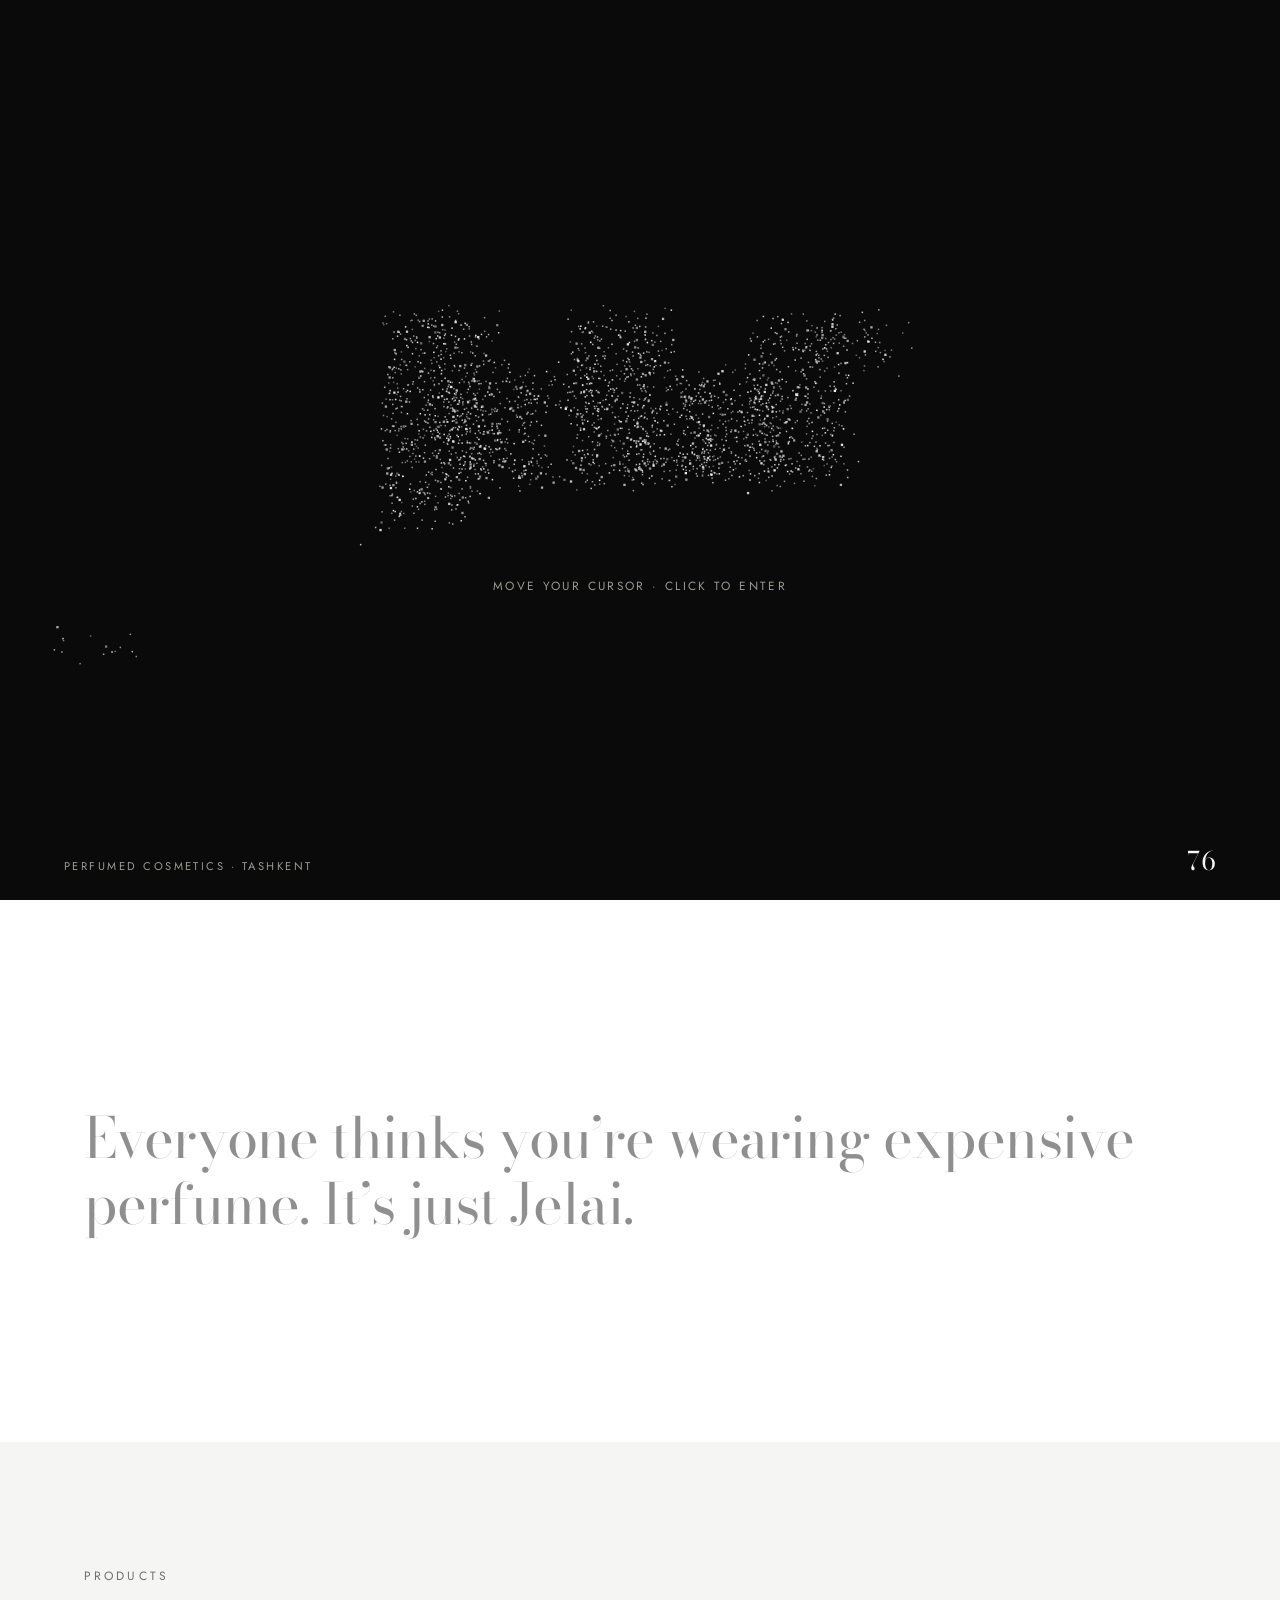
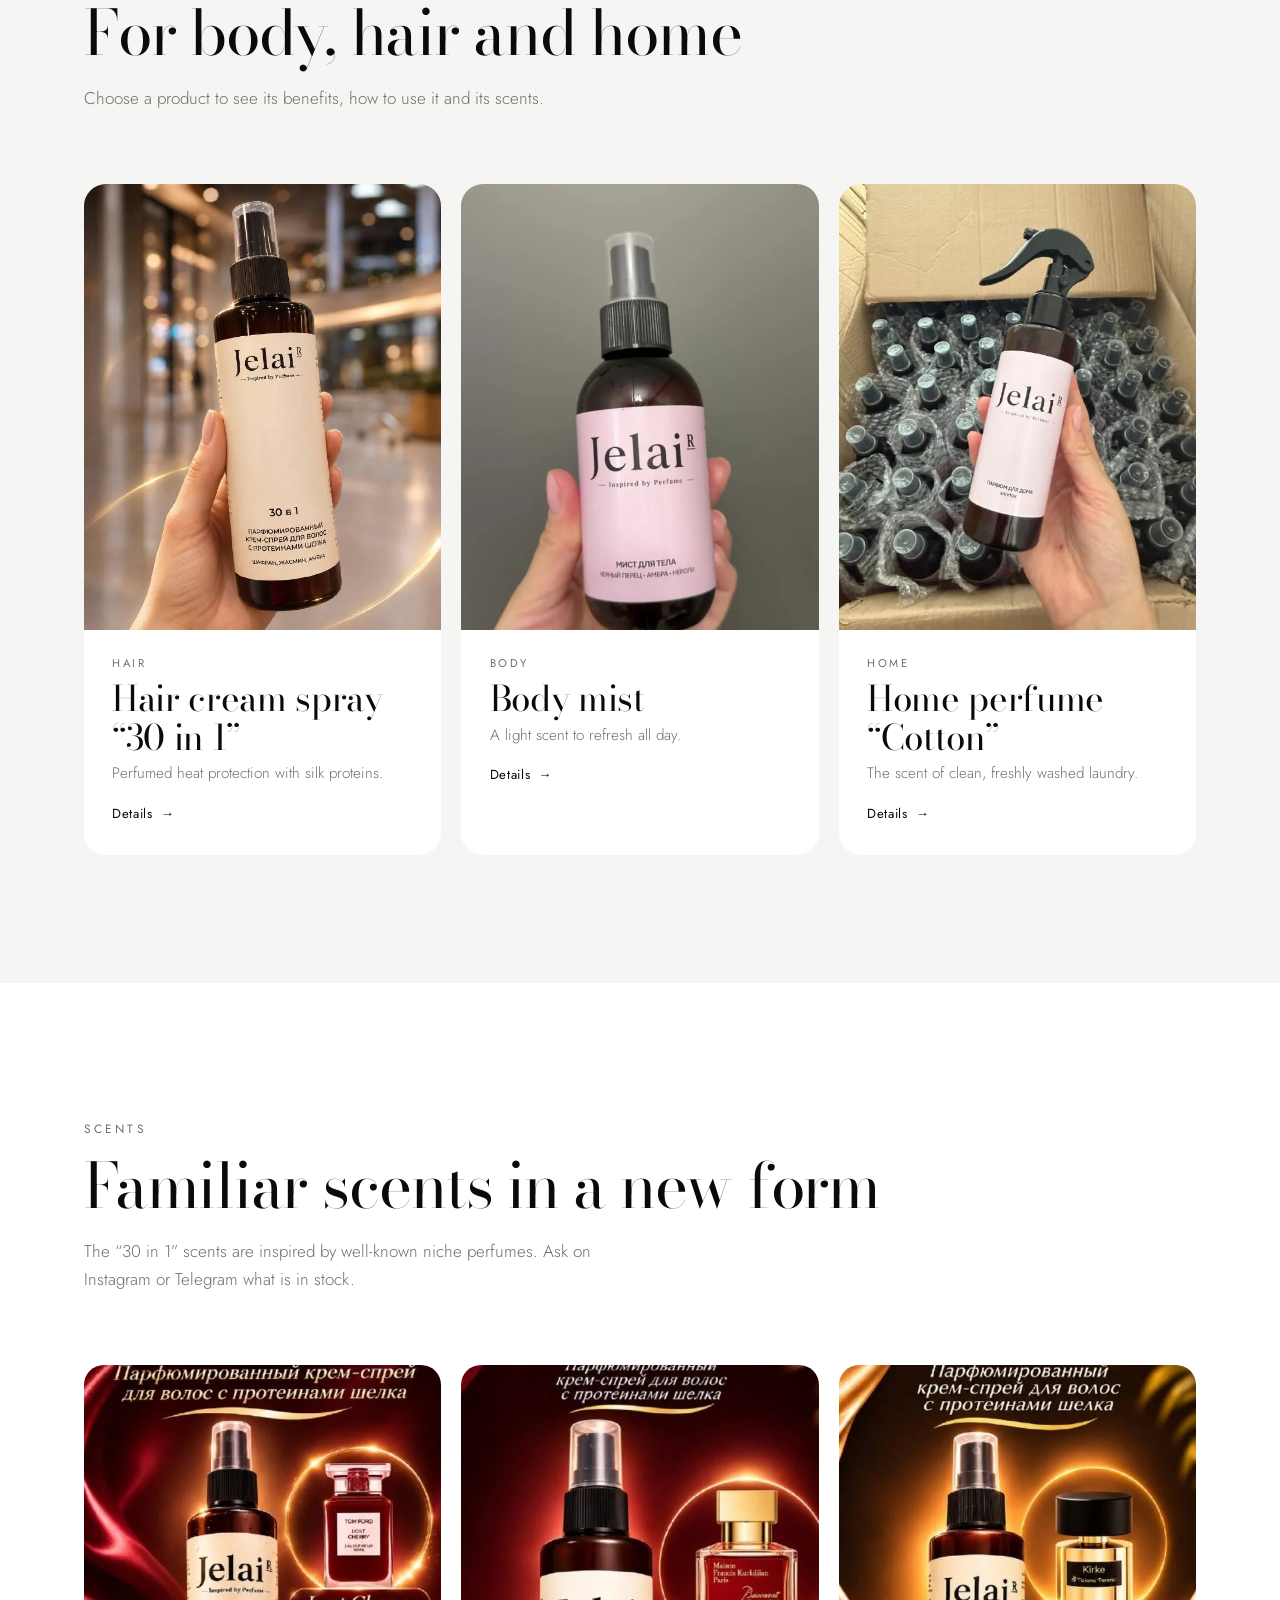
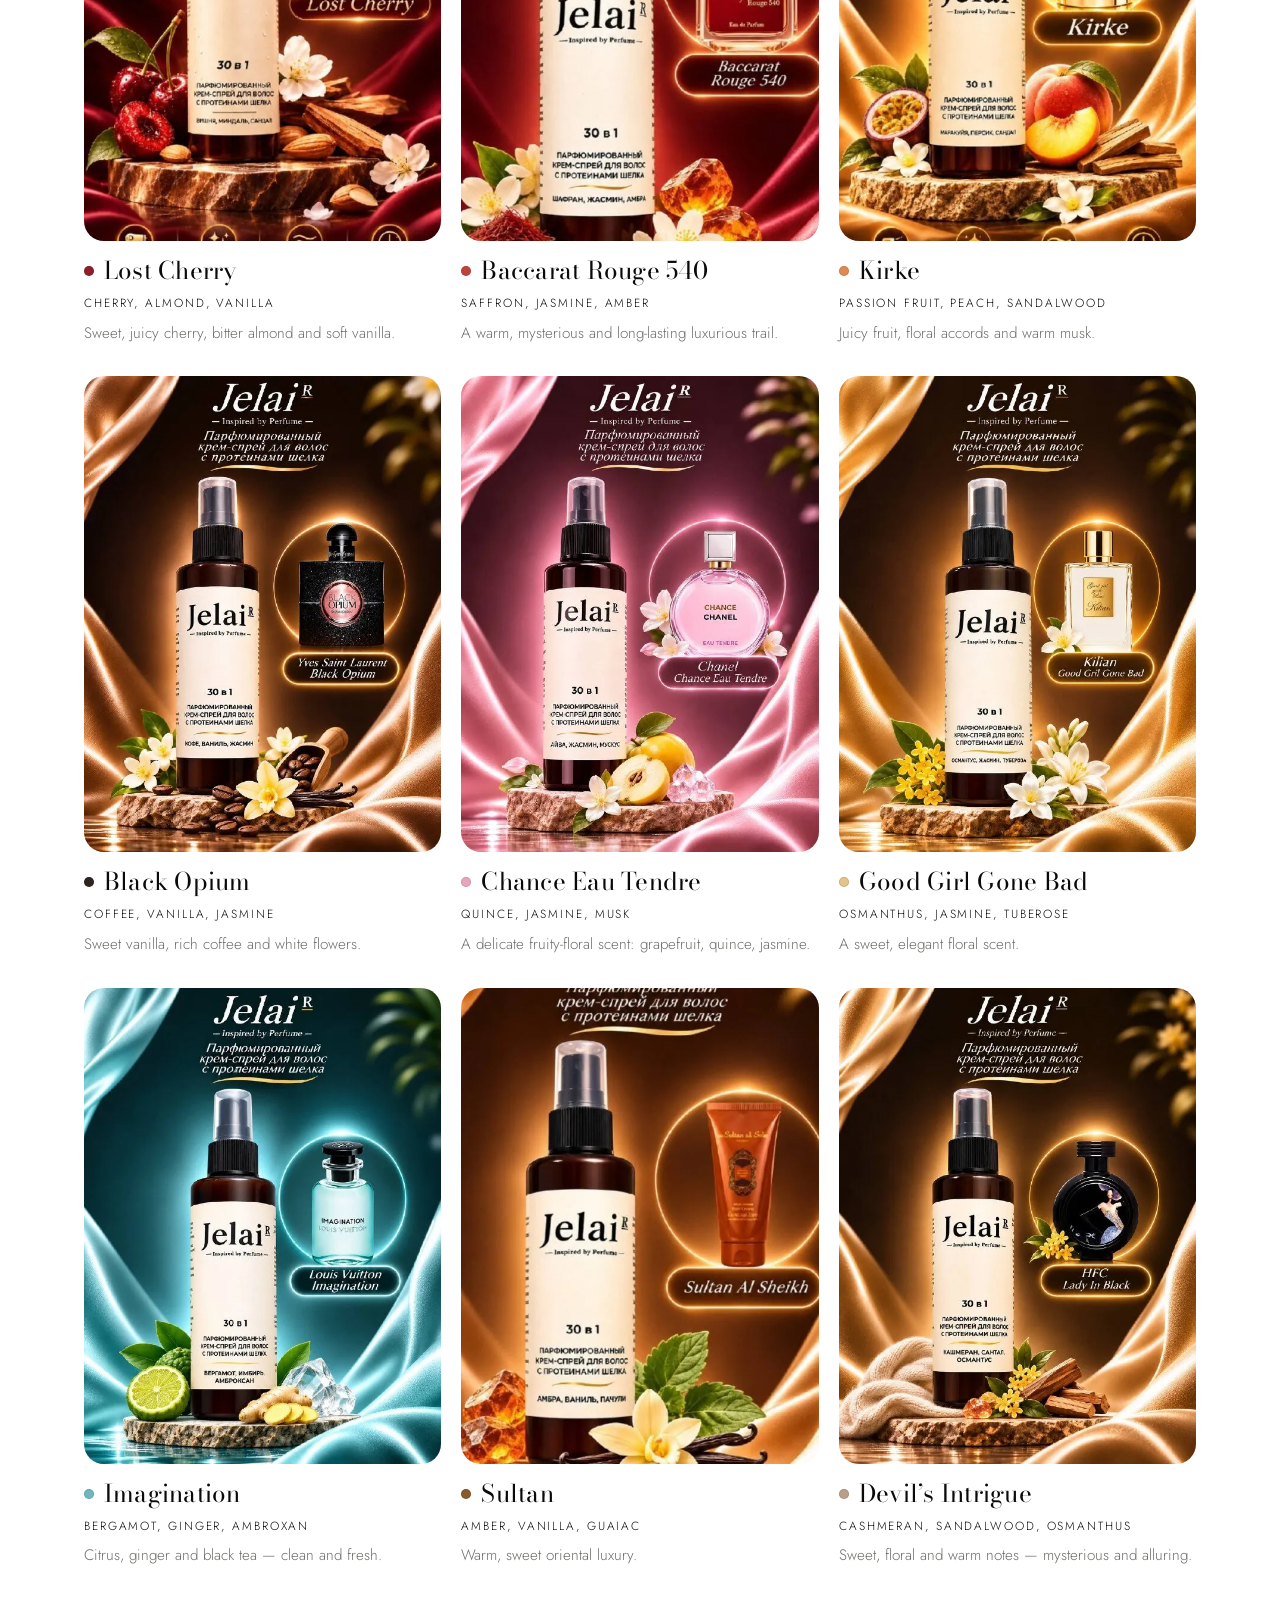
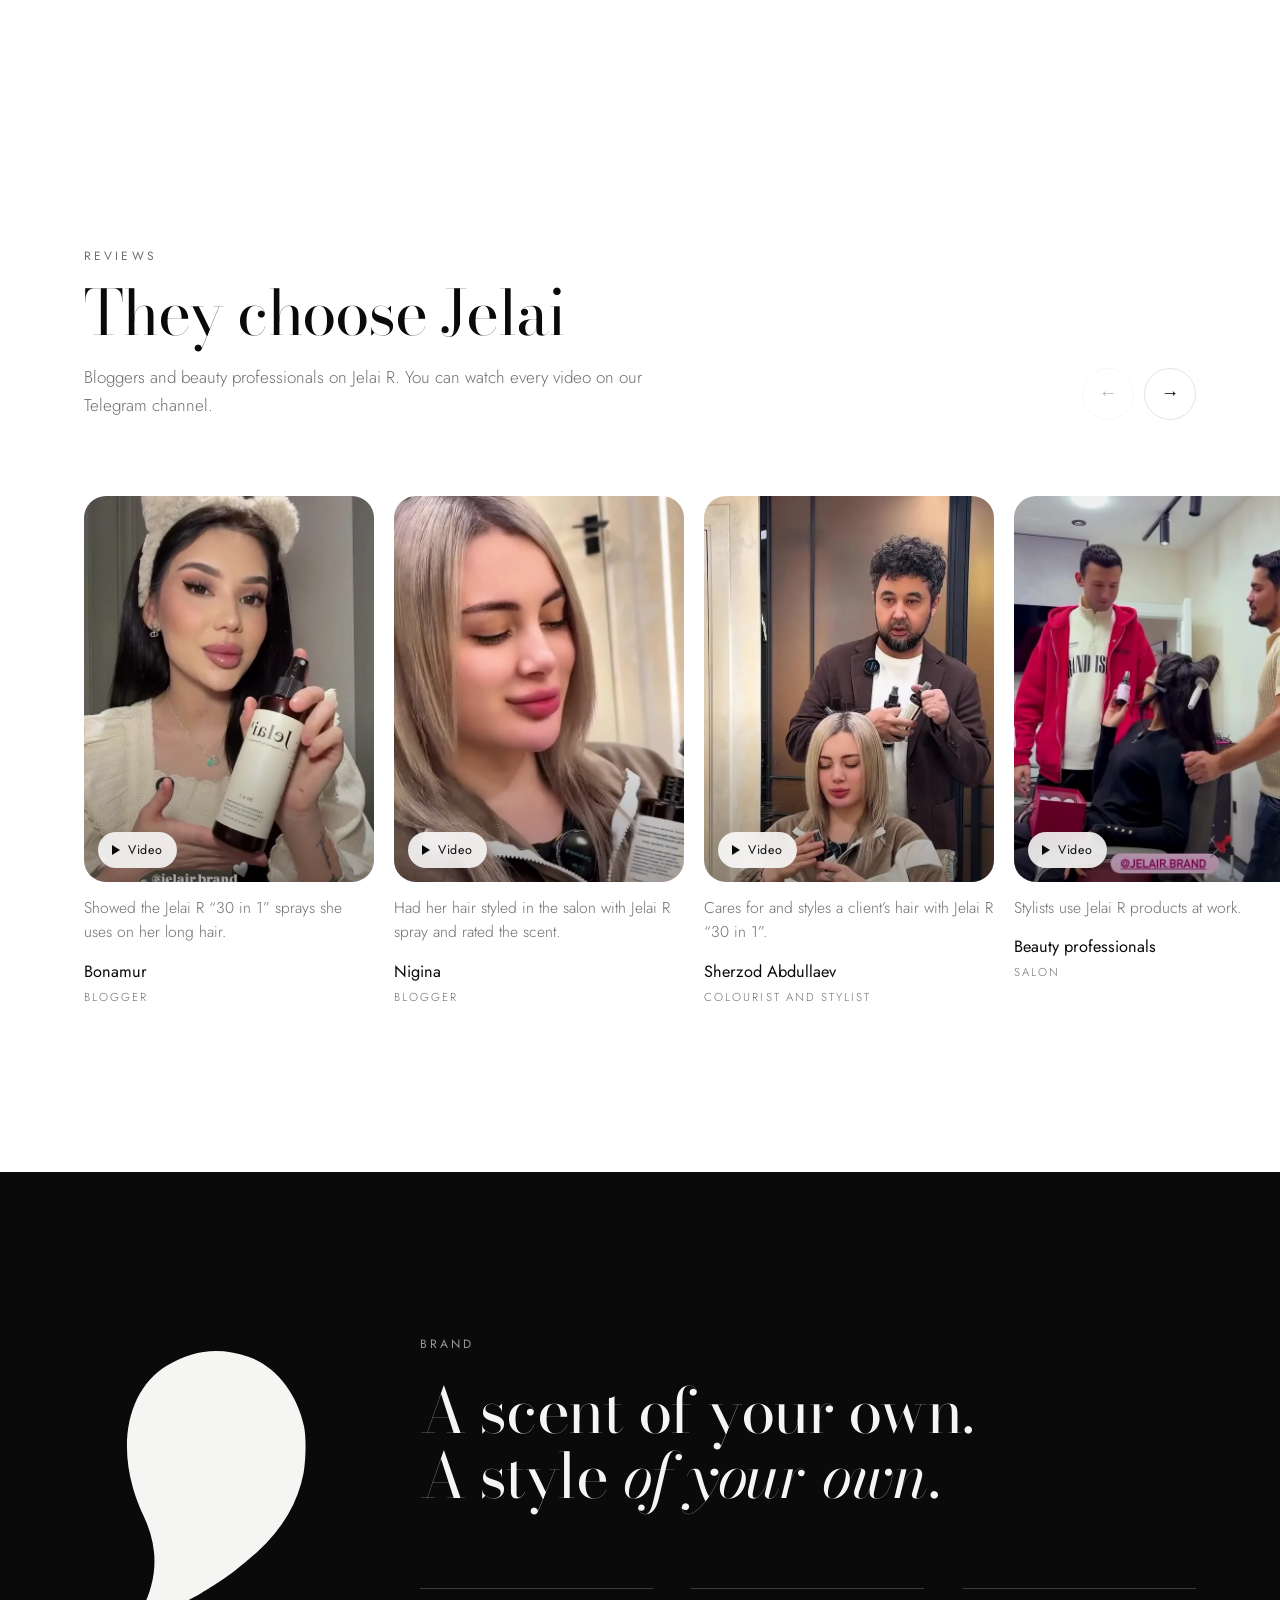
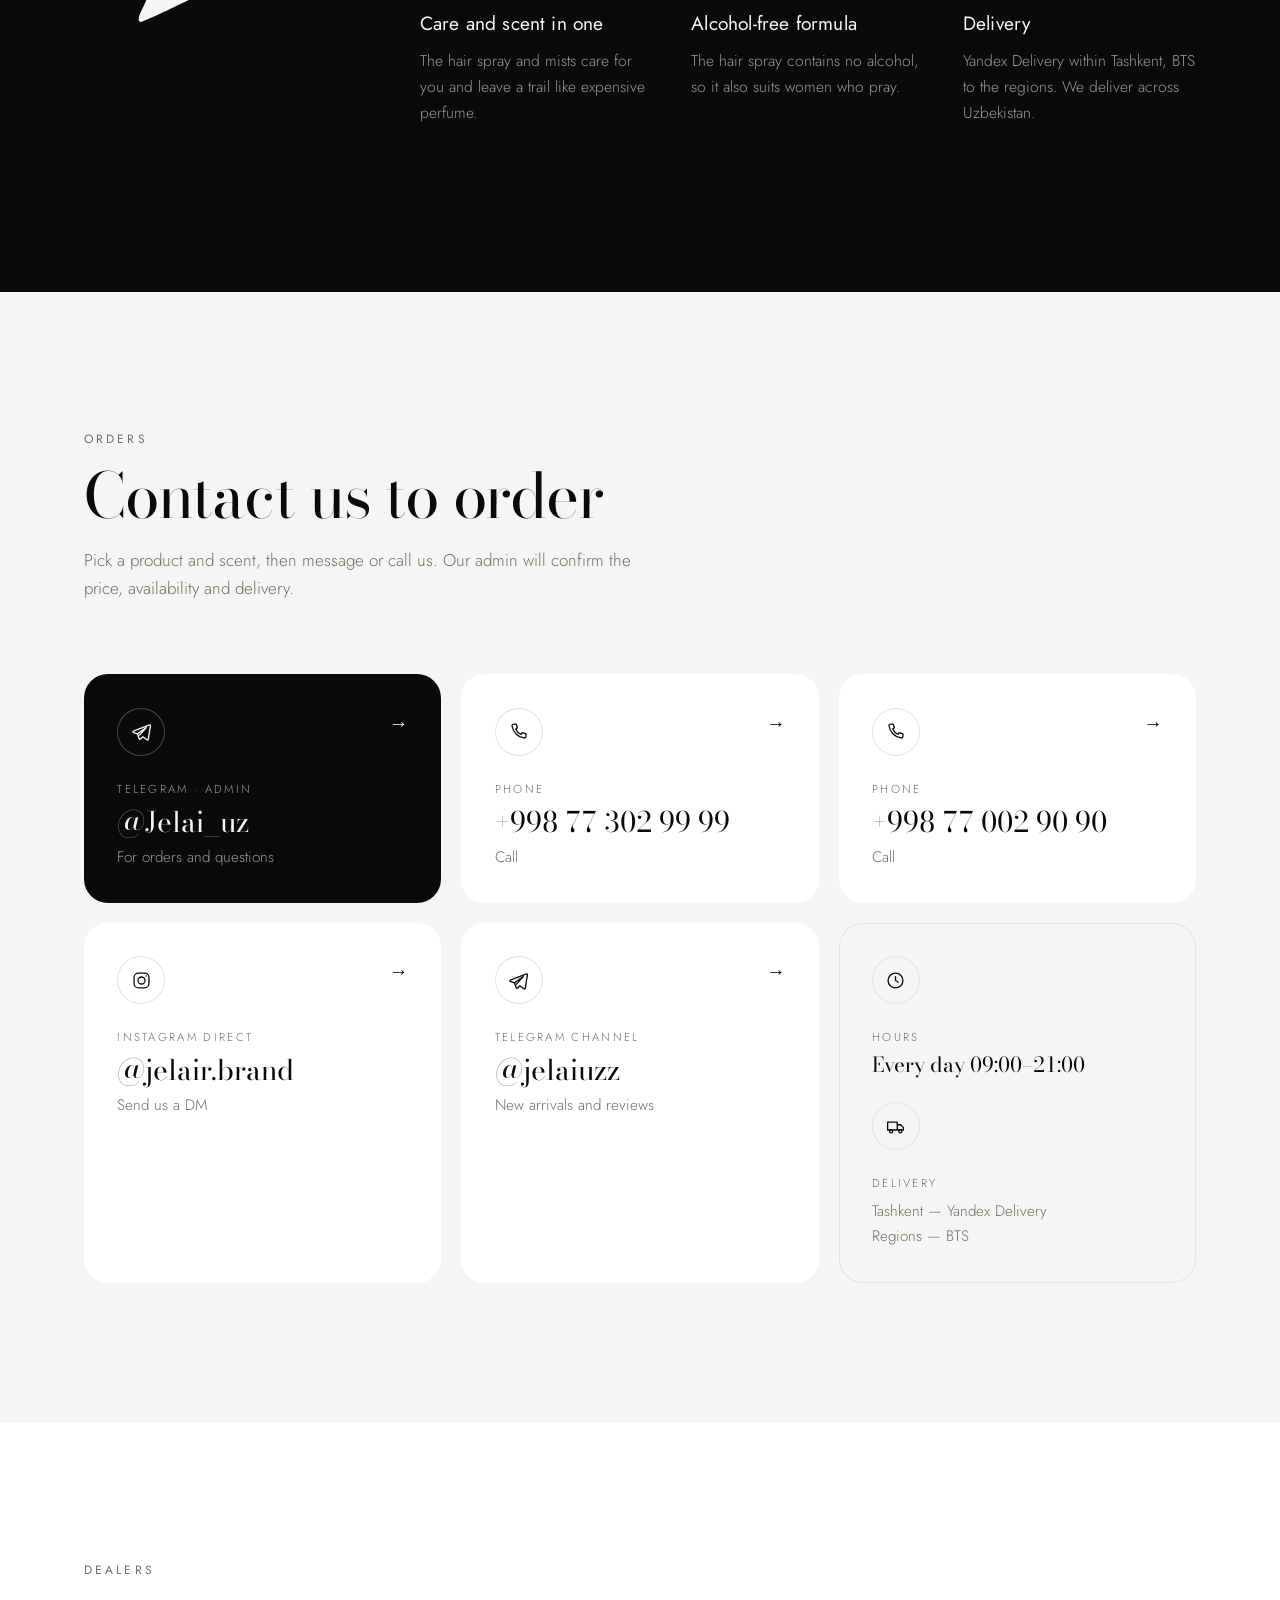
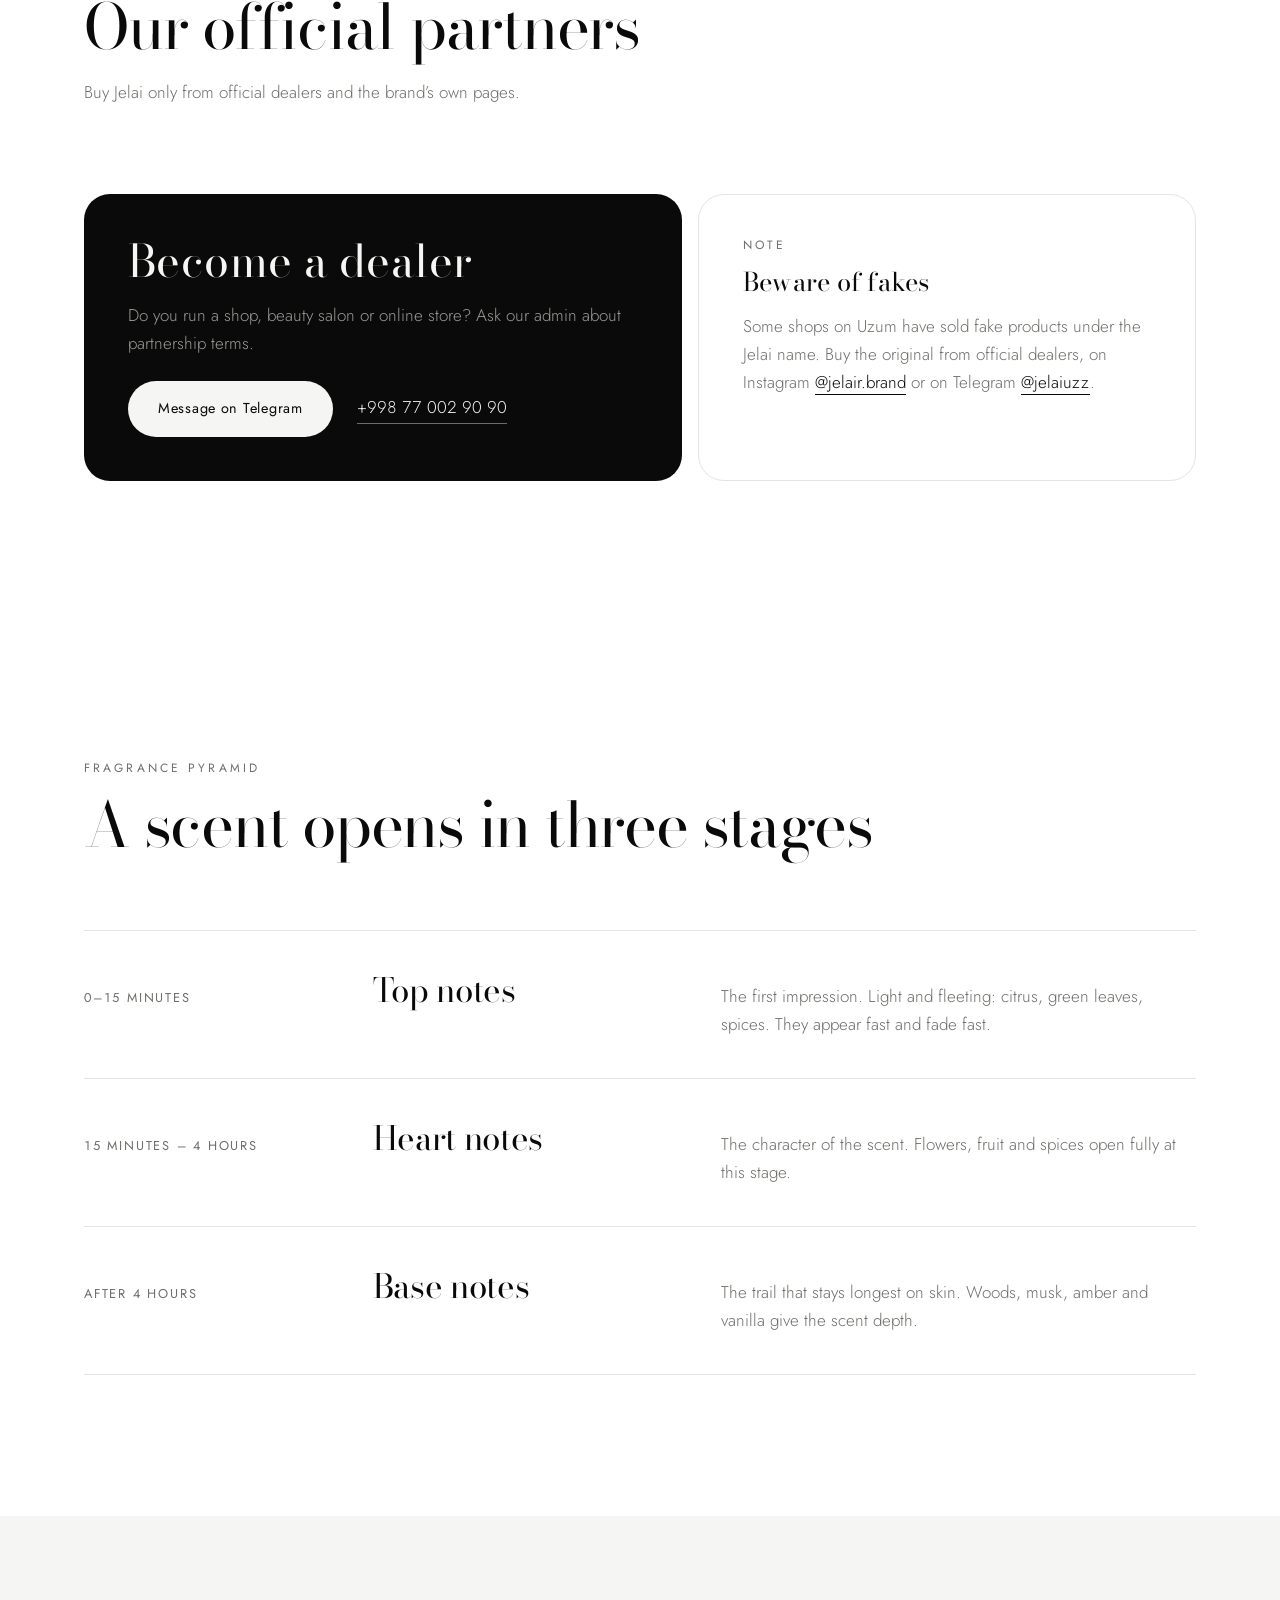
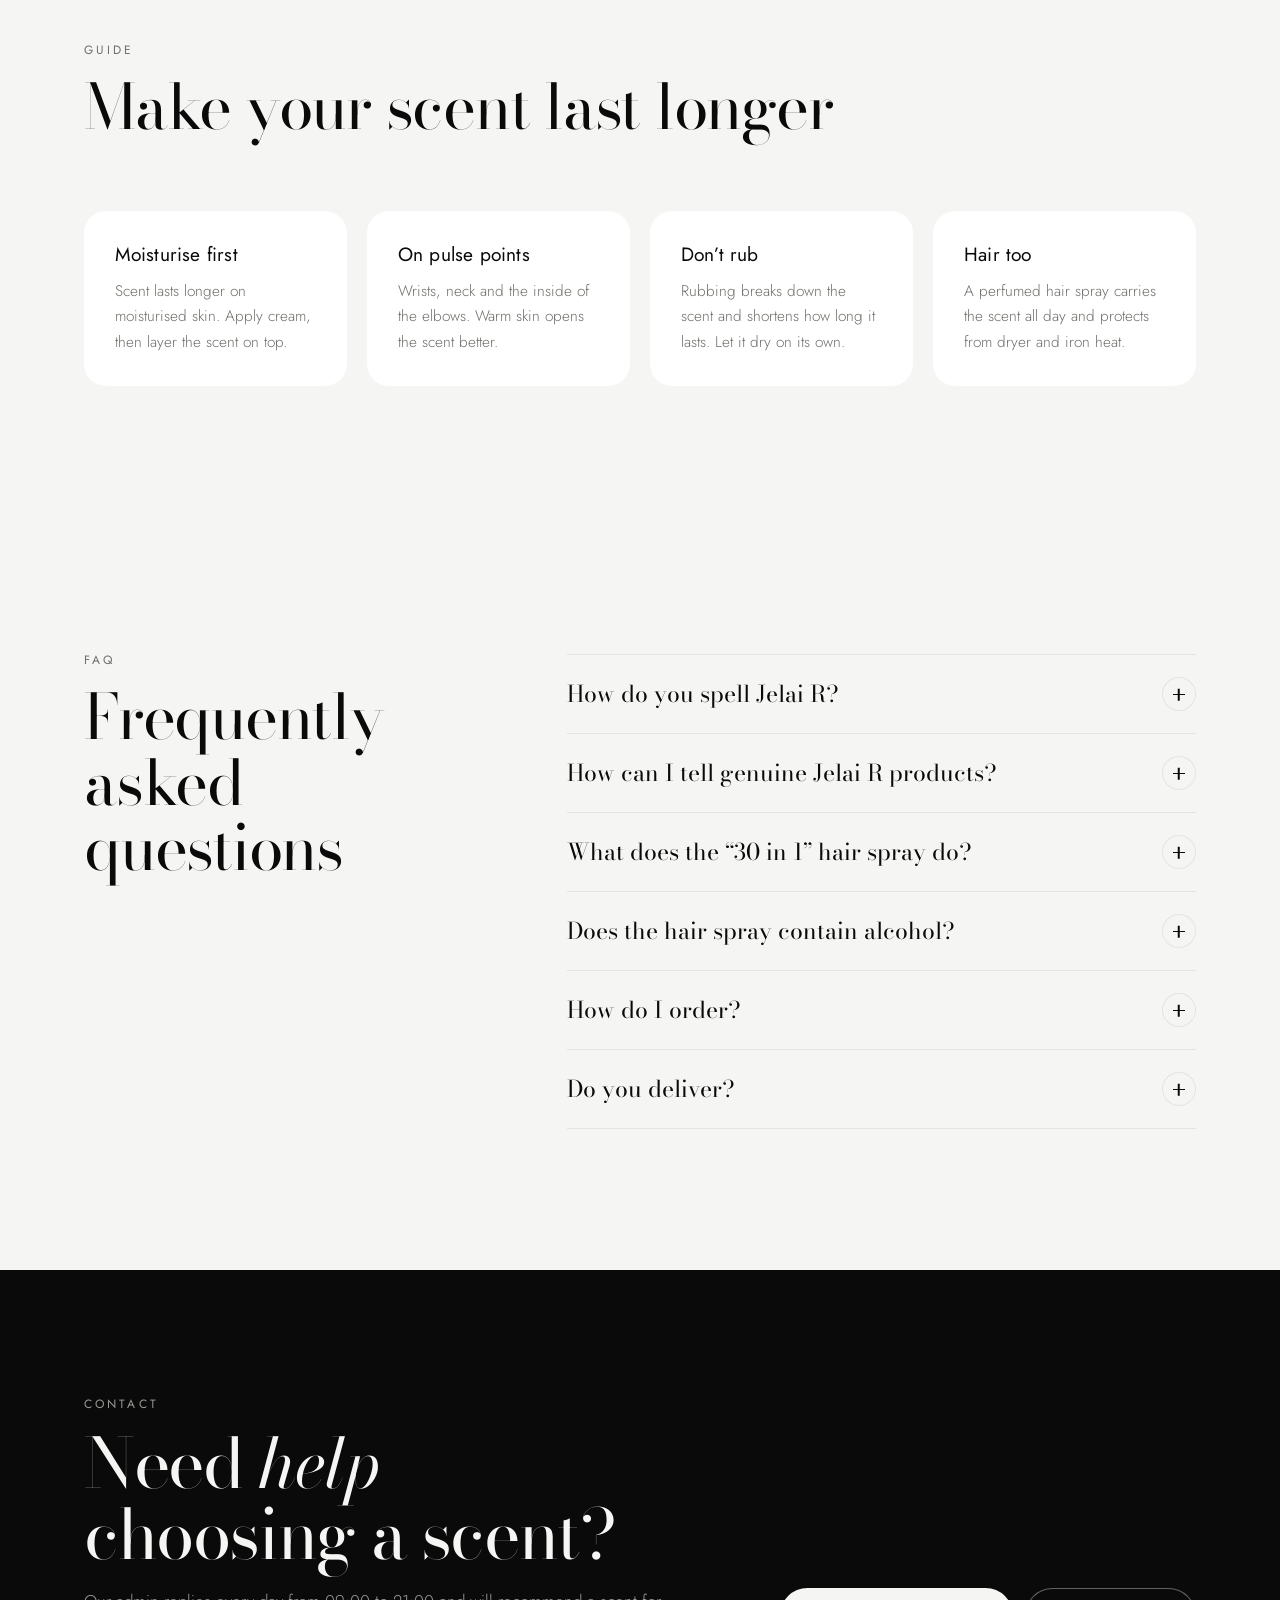
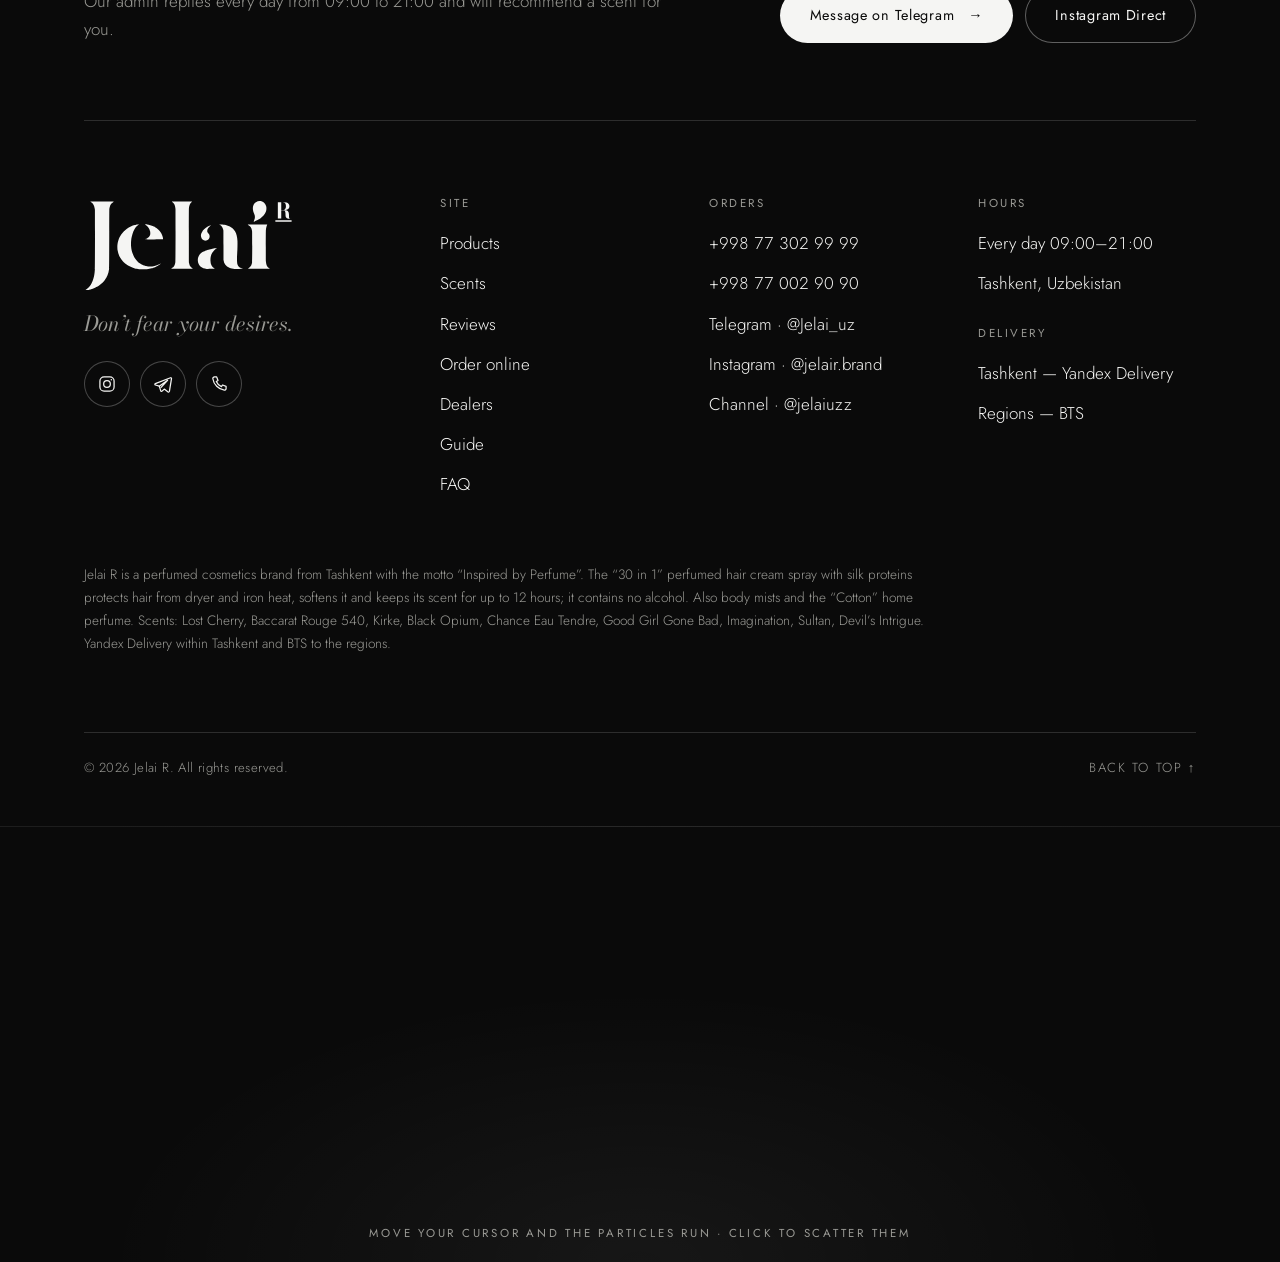
<file: en/index.html>
<!doctype html>
<html lang="en" data-base="../">
<head>
<meta charset="utf-8">
<meta name="viewport" content="width=device-width, initial-scale=1, viewport-fit=cover">
<title>Jelai R — perfumed hair spray, body mist and home perfume | Tashkent</title>
<meta name="description" content="Jelai R is a perfumed cosmetics brand from Tashkent. “30 in 1” hair cream spray (heat protection, silk proteins, alcohol-free), body mists and home perfume in Lost Cherry, Baccarat Rouge 540, Kirke and Black Opium scents. Delivery across Uzbekistan.">
<meta name="keywords" content="Jelai, Jelai R, JelaiR, Jelair, Jelai 30 in 1, hair heat protectant, perfumed hair spray, hair cream spray with silk proteins, body mist, home perfume, Tashkent">
<meta name="robots" content="index, follow, max-image-preview:large, max-snippet:-1">
<meta name="author" content="Jelai">
<link rel="canonical" href="https://jelair.uz/en/">
<link rel="alternate" hreflang="uz" href="https://jelair.uz/">
<link rel="alternate" hreflang="ru" href="https://jelair.uz/ru/">
<link rel="alternate" hreflang="en" href="https://jelair.uz/en/">
<link rel="alternate" hreflang="x-default" href="https://jelair.uz/">
<meta name="geo.region" content="UZ-TK">
<meta name="geo.placename" content="Toshkent">
<meta name="theme-color" content="#ffffff" media="(prefers-color-scheme: light)">
<meta name="theme-color" content="#0d0d0c" media="(prefers-color-scheme: dark)">
<meta name="format-detection" content="telephone=no">
<meta property="og:type" content="website">
<meta property="og:site_name" content="Jelai">
<meta property="og:locale" content="en_US">
<meta property="og:locale:alternate" content="uz_UZ">
<meta property="og:url" content="https://jelair.uz/en/">
<meta property="og:title" content="Jelai R — perfumed cosmetics, Tashkent">
<meta property="og:description" content="Don’t fear your desires. “30 in 1” perfumed hair spray, body mists and home perfume in niche perfume scents. Delivery across Uzbekistan.">
<meta property="og:image" content="https://jelair.uz/og-image.jpg">
<meta property="og:image:width" content="1200">
<meta property="og:image:height" content="630">
<meta property="og:image:alt" content="Jelai logo">
<meta name="twitter:card" content="summary_large_image">
<meta name="twitter:title" content="Jelai R — perfumed cosmetics, Tashkent">
<meta name="twitter:description" content="“30 in 1” perfumed hair spray, body mists and home perfume in niche perfume scents.">
<meta name="twitter:image" content="https://jelair.uz/og-image.jpg">
<!-- Search Console / Yandex Webmaster tasdiqlash kodlarini shu yerga qo‘ying:
<meta name="google-site-verification" content="...">
<meta name="yandex-verification" content="..."> -->
<link rel="icon" href="../favicon.ico" sizes="48x48">
<link rel="icon" href="../favicon.svg" type="image/svg+xml">
<link rel="icon" href="../icon-192.png" type="image/png" sizes="192x192">
<link rel="apple-touch-icon" href="../apple-touch-icon.png">
<link rel="manifest" href="../site.webmanifest">
<script type="application/ld+json">{"@context": "https://schema.org", "@graph": [{"@type": "Organization", "@id": "https://jelair.uz/#org", "name": "Jelai", "alternateName": ["Jelai R", "JelaiR", "Jelair", "Jelai", "Jelay", "Jelai.uz", "Jelair.uz", "Jelai Uzbekistan", "Jelai R Cosmetics", "Желай", "Джелай", "Джелаир"], "url": "https://jelair.uz/", "logo": "https://jelair.uz/icon-512.png", "image": "https://jelair.uz/og-image.jpg", "slogan": "Inspired by Perfume", "description": "Jelai R — Toshkentdagi parfyumlangan kosmetika brendi: «30 in 1» parfyumlangan soch krem-spreyi, tana uchun mistlar va uy parfyumi. O‘zbekiston bo‘ylab yetkazib berish.", "sameAs": ["https://www.instagram.com/jelair.brand/", "https://t.me/jelaiuzz", "https://taplink.cc/jelai.uz"], "contactPoint": [{"@type": "ContactPoint", "telephone": "+998773029999", "contactType": "sales", "areaServed": "UZ", "availableLanguage": ["uz", "ru"]}, {"@type": "ContactPoint", "telephone": "+998770029090", "contactType": "customer service", "areaServed": "UZ", "availableLanguage": ["uz", "ru"]}]}, {"@type": "Store", "@id": "https://jelair.uz/#store", "name": "Jelai — parfyumlangan kosmetika", "url": "https://jelair.uz/", "image": "https://jelair.uz/og-image.jpg", "logo": "https://jelair.uz/icon-512.png", "telephone": "+998773029999", "priceRange": "$$", "currenciesAccepted": "UZS", "address": {"@type": "PostalAddress", "addressLocality": "Toshkent", "addressRegion": "Toshkent", "addressCountry": "UZ"}, "areaServed": {"@type": "Country", "name": "O‘zbekiston"}, "openingHoursSpecification": [{"@type": "OpeningHoursSpecification", "dayOfWeek": ["Monday", "Tuesday", "Wednesday", "Thursday", "Friday", "Saturday", "Sunday"], "opens": "09:00", "closes": "21:00"}], "brand": {"@id": "https://jelair.uz/#org"}, "parentOrganization": {"@id": "https://jelair.uz/#org"}}, {"@type": "WebSite", "@id": "https://jelair.uz/#site", "url": "https://jelair.uz/", "name": "Jelai", "alternateName": "Jelai Uzbekistan", "inLanguage": "en", "publisher": {"@id": "https://jelair.uz/#org"}}, {"@type": "WebPage", "@id": "https://jelair.uz/en/#page", "url": "https://jelair.uz/en/", "name": "Jelai R — parfyumlangan soch spreyi, mist va uy parfyumi | Toshkent", "isPartOf": {"@id": "https://jelair.uz/#site"}, "about": {"@id": "https://jelair.uz/#org"}, "inLanguage": "en", "primaryImageOfPage": {"@type": "ImageObject", "url": "https://jelair.uz/og-image.jpg", "width": 1200, "height": 630}}, {"@type": "Product", "@id": "https://jelair.uz/#product-1", "name": "Jelai R «30 in 1» parfyumlangan soch krem-spreyi", "image": "https://jelair.uz/img/products/spray.webp", "description": "Ipak oqsillari bilan parfyumlangan termohimoya: fen, dazmol va quyoshdan himoya, yumshoqlik va jilva, ifor 12 soatgacha. Tarkibida spirt yo‘q.", "brand": {"@type": "Brand", "name": "Jelai R"}, "manufacturer": {"@id": "https://jelair.uz/#org"}, "category": "Parfyumlangan kosmetika"}, {"@type": "Product", "@id": "https://jelair.uz/#product-2", "name": "Jelai R Tana uchun mist", "image": "https://jelair.uz/img/products/mist.webp", "description": "Tana va soch uchun yengil xushbo‘y sprey.", "brand": {"@type": "Brand", "name": "Jelai R"}, "manufacturer": {"@id": "https://jelair.uz/#org"}, "category": "Parfyumlangan kosmetika"}, {"@type": "Product", "@id": "https://jelair.uz/#product-3", "name": "Jelai R Uy uchun parfyum «Xlopok»", "image": "https://jelair.uz/img/products/home.webp", "description": "Uy, avtomobil, ofis, parda va matolar uchun tozalik ifori.", "brand": {"@type": "Brand", "name": "Jelai R"}, "manufacturer": {"@id": "https://jelair.uz/#org"}, "category": "Parfyumlangan kosmetika"}]}</script>
<script>
  document.documentElement.classList.add('js');
  try { var th = localStorage.getItem('jelai-theme'); if (th === 'dark' || th === 'light') document.documentElement.dataset.theme = th; } catch (e) {}
  try { if (!sessionStorage.getItem('jelai-seen') && !matchMedia('(prefers-reduced-motion: reduce)').matches) document.documentElement.classList.add('loading'); } catch (e) { document.documentElement.classList.add('loading'); }
</script>
<link rel="preconnect" href="https://fonts.googleapis.com">
<link rel="preconnect" href="https://fonts.gstatic.com" crossorigin>
<link rel="stylesheet" href="https://fonts.googleapis.com/css2?family=Bodoni+Moda:ital,opsz,wght@0,6..96,400..600;1,6..96,400..500&family=Jost:wght@300..500&display=swap">
<link rel="preload" as="image" href="../img/hero.webp" fetchpriority="high">
<link rel="stylesheet" href="../styles.css">
<script src="../i18n.js" defer></script>
<script src="../script.js" defer></script>
<script type="application/ld+json" id="faq-ld">{"@context": "https://schema.org", "@type": "FAQPage", "mainEntity": [{"@type": "Question", "name": "How do you spell Jelai R?", "acceptedAnswer": {"@type": "Answer", "text": "Our brand is Jelai R (JelaiR). People also write it as Jelair, Jelai, Jelay, Желай or Джелай — it is all the same brand: Jelai R perfumed cosmetics from Tashkent. The official website is jelair.uz."}}, {"@type": "Question", "name": "How can I tell genuine Jelai R products?", "acceptedAnswer": {"@type": "Answer", "text": "Genuine products carry the “Jelai R — Inspired by Perfume” logo on the label: an underlined R after the letter “i”. Buy Jelai R only through the official pages — jelair.uz, Instagram @jelair.brand and Telegram @jelaiuzz."}}, {"@type": "Question", "name": "What does the “30 in 1” hair spray do?", "acceptedAnswer": {"@type": "Answer", "text": "It protects hair from dryer, iron and curler heat, sun and dust, softens it, adds shine, makes combing easier and removes static. It contains silk proteins, and the scent lasts up to 12 hours."}}, {"@type": "Question", "name": "Does the hair spray contain alcohol?", "acceptedAnswer": {"@type": "Answer", "text": "No. The “30 in 1” hair spray contains no alcohol, so it also suits women who pray."}}, {"@type": "Question", "name": "How do I order?", "acceptedAnswer": {"@type": "Answer", "text": "Message our admin on Telegram @Jelai_uz or on Instagram @jelair.brand, or call +998 77 302 99 99. Every day 09:00–21:00."}}, {"@type": "Question", "name": "Do you deliver?", "acceptedAnswer": {"@type": "Answer", "text": "Yes. Yandex Delivery within Tashkent and BTS to the regions — we deliver across Uzbekistan."}}]}</script>
</head>
<body>

<!-- Umumiy SVG belgilar: logotip, tomchi, shisha gradientlari -->
<svg width="0" height="0" style="position:absolute" aria-hidden="true">
  <defs>
    <symbol id="logo" viewBox="20 18 710 318"><path class="lg lg-j" fill-rule="evenodd" d="M32.7 328.8C35.7 328.5 40.5 327.7 42.2 327.2C49.1 325.3 51.0 324.6 57.3 321.8C63.0 319.2 69.5 315.4 73.2 312.5C73.5 312.2 74.5 311.5 75.3 310.8C80.5 307.0 86.8 300.5 90.5 295.3C94.4 289.7 96.0 286.7 98.2 281.8C98.5 280.9 99.1 279.6 99.4 278.9C100.5 276.3 102.6 269.9 102.9 268.0C103.0 267.7 103.2 266.6 103.4 265.6C104.0 262.9 104.5 259.4 104.9 255.3C105.2 251.8 105.2 251.2 105.3 154.4C105.4 82.0 105.5 56.7 105.6 55.5C106.6 47.6 109.2 40.8 112.9 36.7C114.0 35.6 116.5 33.4 118.4 32.1C120.0 31.0 120.2 30.6 119.7 30.1C119.1 29.7 42.7 29.7 42.2 30.2C41.8 30.7 42.1 31.0 44.3 32.5C50.9 36.9 54.6 43.6 56.3 54.2C56.5 55.7 56.8 57.4 56.9 58.1C57.0 59.0 57.1 82.3 57.1 157.7C57.1 250.6 57.1 256.3 56.8 259.3C56.6 261.1 56.4 264.1 56.2 266.0C55.0 283.6 49.7 301.7 43.0 311.2C39.2 316.8 33.5 322.6 29.2 325.4C25.7 327.8 25.6 327.9 25.7 328.5C26.0 329.2 28.2 329.4 32.7 328.8Z"/><path class="lg lg-e" fill-rule="evenodd" d="M232.3 258.6C239.6 257.7 243.0 257.1 248.8 255.5C250.6 255.0 259.1 252.2 259.8 251.8C260.2 251.7 261.0 251.3 261.7 251.0C263.1 250.5 266.0 249.0 268.2 247.7C269.1 247.2 270.2 246.5 270.8 246.2C274.5 244.1 278.8 240.7 278.8 240.0C278.8 239.6 277.5 240.1 274.5 241.6C260.2 248.9 246.5 251.3 232.7 249.0C231.1 248.7 229.4 248.4 229.0 248.3C228.6 248.1 227.4 247.8 226.3 247.5C223.2 246.7 216.6 244.0 215.6 243.2C215.5 243.1 214.6 242.6 213.6 242.0C206.4 237.9 201.4 233.7 196.6 227.5C190.8 220.2 188.7 216.6 185.1 207.5C182.0 200.0 179.8 190.6 179.2 181.9C178.7 176.1 178.8 166.4 179.4 161.8C179.5 160.7 179.7 159.1 179.8 158.2C179.9 157.2 180.2 155.4 180.4 154.2C180.6 153.1 180.9 151.7 180.9 151.3C181.4 148.4 183.5 140.8 185.4 135.2C188.6 125.8 194.2 116.4 199.0 112.4C200.8 110.9 202.0 109.9 203.3 109.1C204.7 108.1 205.0 107.8 204.6 107.4C204.4 107.1 203.6 107.1 202.3 107.4C201.7 107.5 200.7 107.7 199.9 107.8C199.2 107.8 197.5 108.2 196.1 108.6C194.7 109.0 192.9 109.5 192.1 109.7C182.8 112.0 173.3 116.4 165.1 122.2C158.3 126.9 150.1 135.3 145.8 141.7C141.4 148.3 138.5 154.2 136.1 161.4C134.0 167.8 133.4 170.9 132.8 179.1C132.5 183.2 133.0 192.6 133.6 194.9C133.7 195.5 133.9 196.3 133.9 196.7C134.0 197.4 135.0 201.2 135.9 204.5C137.0 208.7 140.5 216.6 143.2 220.9C145.3 224.4 149.1 229.6 151.2 232.0C153.8 234.9 158.9 239.6 161.6 241.5C171.5 248.9 179.7 252.8 192.1 256.2C195.6 257.1 201.3 258.1 206.6 258.7C209.7 259.1 209.9 259.1 219.4 259.1C227.8 259.2 227.8 259.2 232.3 258.6ZM287.0 157.7C287.4 157.5 287.4 157.4 287.3 155.7C287.2 154.7 287.0 153.3 286.8 152.6C286.7 151.8 286.5 151.0 286.4 150.6C285.6 145.8 281.4 136.7 278.3 132.8C278.1 132.5 277.3 131.5 276.5 130.5C273.2 126.0 267.0 120.5 262.0 117.5C259.7 116.1 256.7 114.3 256.6 114.3C256.6 114.3 255.4 113.8 254.0 113.2C249.1 110.9 239.0 108.1 233.4 107.5C228.0 106.9 227.9 106.9 227.4 107.1C226.7 107.5 227.0 108.3 228.2 108.9C230.3 109.9 233.5 112.6 235.5 114.9C243.6 124.6 246.5 137.5 242.2 146.0C240.4 149.7 237.0 152.9 232.9 154.6C230.4 155.7 229.7 156.0 229.5 156.0C229.0 156.0 227.2 157.0 227.1 157.3C226.8 158.0 225.8 158.0 257.1 158.0C284.2 158.0 286.6 158.0 287.0 157.7Z"/><path class="lg lg-l" fill-rule="evenodd" d="M387.4 257.2C387.8 256.7 387.5 256.3 386.3 255.7C383.3 254.1 380.4 251.1 378.6 247.8C378.2 246.9 377.7 246.2 377.7 246.1C377.3 245.6 376.1 241.9 375.7 239.6C374.5 233.5 374.6 243.3 374.5 144.5C374.5 85.3 374.5 55.0 374.7 53.5C374.9 50.9 375.4 47.6 375.8 46.0C376.0 45.4 376.2 44.8 376.2 44.6C376.2 44.2 377.1 41.7 377.8 39.8C379.0 37.1 380.9 34.6 383.2 32.5C385.0 31.0 385.2 30.6 384.8 30.2C384.4 29.8 318.2 29.8 317.8 30.1C317.3 30.6 317.4 31.0 318.4 31.5C324.0 34.5 328.0 41.9 328.9 51.5C329.1 52.8 329.2 54.7 329.3 55.6C329.5 56.7 329.5 84.8 329.5 143.7C329.4 230.1 329.4 230.1 329.0 233.3C328.8 235.1 328.5 237.2 328.3 238.0C328.1 238.8 328.0 239.6 328.0 239.8C328.0 240.3 327.0 243.4 326.5 244.8C324.1 250.3 321.8 252.9 316.2 255.9C315.3 256.3 315.0 257.2 315.6 257.5C315.8 257.5 332.0 257.6 351.5 257.5C386.1 257.5 387.1 257.5 387.4 257.2Z"/><path class="lg lg-a" fill-rule="evenodd" d="M458.6 257.5C461.6 257.4 462.0 257.3 462.0 256.8C462.0 256.6 461.2 256.0 460.2 255.5C452.1 251.0 447.8 242.0 447.5 229.1C447.4 219.2 449.5 210.2 453.7 203.5C456.7 198.8 462.5 192.4 466.4 189.5C469.1 187.5 468.8 186.8 465.7 187.5C464.8 187.7 463.3 188.0 462.3 188.1C461.4 188.2 459.8 188.5 458.8 188.7C457.9 188.8 456.4 189.1 455.5 189.3C454.6 189.4 452.7 189.8 451.2 190.2C449.8 190.5 448.3 190.9 447.9 190.9C447.2 191.0 441.6 192.5 439.7 193.0C437.2 193.7 432.7 195.3 431.9 195.7C431.6 195.9 431.3 196.0 431.2 196.0C430.9 196.0 426.4 198.0 424.2 199.2C416.8 203.0 412.4 206.8 409.0 212.3C407.9 214.2 406.2 218.1 405.8 219.7C405.7 220.1 405.6 220.9 405.4 221.5C404.6 224.9 404.6 231.2 405.5 234.3C405.7 235.4 406.0 236.5 406.1 236.8C406.1 237.2 406.4 238.1 406.8 238.8C407.1 239.6 407.6 240.7 407.8 241.3C409.0 244.3 412.2 248.5 415.0 250.7C419.9 254.6 426.6 257.1 434.5 257.7C435.6 257.8 455.2 257.7 458.6 257.5ZM433.8 161.7C437.1 160.9 439.3 159.7 441.2 157.7C444.6 154.1 445.7 148.2 444.0 143.1C443.3 141.0 442.7 140.0 440.7 137.9C437.5 134.6 437.1 134.0 436.8 131.5C436.4 128.5 437.1 125.0 438.5 122.2C440.3 118.5 443.9 114.4 447.7 111.6C449.1 110.6 449.3 110.3 449.0 110.0C448.6 109.5 441.0 112.9 437.1 115.3C426.6 121.8 420.0 129.0 416.6 137.8C416.2 138.6 416.1 139.5 415.5 142.8C415.3 144.1 415.3 146.5 415.6 148.2C417.0 157.6 425.5 163.9 433.8 161.7ZM544.7 258.0C554.2 257.8 555.8 257.6 555.8 256.7C555.8 256.2 555.1 255.9 553.9 255.8C553.4 255.7 552.6 255.5 552.2 255.3C551.8 255.2 551.0 254.9 550.5 254.8C546.8 253.6 543.4 251.1 541.4 248.1C538.3 243.4 537.3 237.6 537.3 223.7C537.3 219.5 537.4 214.9 537.5 213.4C537.6 212.0 537.8 207.6 538.0 203.8C538.2 199.9 538.5 195.2 538.6 193.2C538.9 188.6 539.1 167.6 538.9 163.2C538.0 149.7 535.4 139.2 531.0 131.5C526.9 124.3 520.0 117.8 513.0 114.4C507.4 111.8 500.2 109.4 494.8 108.6C494.4 108.5 493.3 108.3 492.3 108.2C489.6 107.7 485.1 107.3 481.2 107.3C477.6 107.2 477.6 107.2 477.5 107.7C477.5 108.1 477.6 108.2 478.3 108.5C481.0 109.7 482.0 110.3 484.3 112.6C487.4 115.6 489.7 120.1 490.7 125.4C491.6 129.5 491.6 127.8 491.6 178.9C491.7 221.0 491.7 226.7 491.9 228.7C493.3 240.8 500.1 249.4 511.5 253.8C517.0 256.0 522.2 257.1 529.5 257.7C531.7 257.8 533.9 258.0 534.2 258.1C535.6 258.2 537.7 258.2 544.7 258.0Z"/><path class="lg lg-i" fill-rule="evenodd" d="M647.7 257.2C648.3 256.7 647.9 256.1 646.4 255.4C643.3 253.8 639.9 250.1 638.3 246.7C636.7 243.2 635.5 237.9 635.0 232.2C634.5 226.9 634.6 131.7 635.0 126.1C635.5 120.6 637.7 111.5 639.1 109.4C639.4 108.9 639.4 108.2 639.0 108.0C638.8 107.9 628.5 107.8 606.8 107.8C572.4 107.8 574.0 107.8 574.0 108.7C574.0 109.0 574.7 109.7 575.1 109.7C575.2 109.7 575.4 109.8 575.7 109.9C575.9 110.0 576.6 110.4 577.2 110.7C583.1 113.8 586.1 118.5 587.7 126.8C588.8 132.2 588.7 129.0 588.8 181.3C588.8 228.9 588.8 228.9 588.4 233.2C588.2 235.6 587.9 238.0 587.8 238.5C587.6 239.0 587.4 240.0 587.2 240.7C585.6 247.8 582.3 252.3 576.3 255.4C574.4 256.4 574.1 256.7 574.9 257.2C575.4 257.6 647.3 257.6 647.7 257.2Z"/><path class="lg lg-ap" fill-rule="evenodd" d="M596.6 97.1C598.9 96.2 607.2 92.2 609.6 90.8C612.0 89.4 617.2 86.0 619.0 84.5C619.9 83.8 621.0 82.9 621.6 82.4C629.8 75.8 634.7 68.2 636.3 59.7C636.9 56.2 637.0 50.6 636.4 47.7C634.6 39.2 629.1 32.2 622.1 29.8C614.7 27.3 607.9 28.0 601.2 32.1C592.0 37.6 588.6 50.1 592.4 63.5C593.0 65.6 594.2 68.8 594.9 70.2C599.0 78.6 599.0 86.5 594.7 94.9C593.7 97.0 593.6 97.9 594.5 98.0C594.5 98.0 595.5 97.6 596.6 97.1Z"/><path class="lg lg-r" d="M681.3 59.1V58.9H692.1Q695.6 58.9 698.0 57.4Q700.3 56.0 701.5 53.0Q702.7 50.1 702.7 45.7Q702.7 41.3 701.5 38.3Q700.3 35.3 698.0 33.7Q695.6 32.1 692.0 32.1H668.0V32.0H693.9Q700.0 32.0 704.7 33.4Q709.4 34.8 712.0 37.9Q714.6 40.9 714.6 45.7Q714.6 50.5 712.1 53.4Q709.7 56.4 705.0 57.7Q700.4 59.1 693.9 59.1ZM668.0 87.4V87.3H694.3V87.4ZM675.4 87.4V32.1H686.9V87.4ZM712.0 88.0Q708.3 88.0 706.1 86.8Q703.9 85.6 702.9 83.5Q701.9 81.4 701.6 78.9Q701.3 76.3 701.3 73.5Q701.2 70.8 701.0 68.2Q700.8 65.6 700.0 63.6Q699.2 61.5 697.3 60.3Q695.4 59.1 692.0 59.1H681.3V58.9H698.0Q703.2 58.9 706.2 60.4Q709.2 62.0 710.7 64.5Q712.2 67.0 712.6 70.1Q713.1 73.1 713.1 76.2Q713.1 79.2 713.2 81.7Q713.2 84.3 713.9 85.8Q714.6 87.4 716.6 87.4Q717.8 87.4 718.9 87.1Q720.0 86.8 720.8 86.4L720.9 86.5Q720.0 87.0 717.7 87.5Q715.4 88.0 712.0 88.0ZM667.0 93.0H721.9V98.0H667.0Z"/></symbol>
    <symbol id="drop" viewBox="586 25 54 76"><path class="lg lg-ap" fill-rule="evenodd" d="M596.6 97.1C598.9 96.2 607.2 92.2 609.6 90.8C612.0 89.4 617.2 86.0 619.0 84.5C619.9 83.8 621.0 82.9 621.6 82.4C629.8 75.8 634.7 68.2 636.3 59.7C636.9 56.2 637.0 50.6 636.4 47.7C634.6 39.2 629.1 32.2 622.1 29.8C614.7 27.3 607.9 28.0 601.2 32.1C592.0 37.6 588.6 50.1 592.4 63.5C593.0 65.6 594.2 68.8 594.9 70.2C599.0 78.6 599.0 86.5 594.7 94.9C593.7 97.0 593.6 97.9 594.5 98.0C594.5 98.0 595.5 97.6 596.6 97.1Z"/></symbol>
    <linearGradient id="g-glass" x1="0" x2="1" y1="0" y2="0">
      <stop offset="0" stop-color="#fff" stop-opacity=".55"/>
      <stop offset=".18" stop-color="#fff" stop-opacity=".08"/>
      <stop offset=".8" stop-color="#000" stop-opacity="0"/>
      <stop offset="1" stop-color="#000" stop-opacity=".14"/>
    </linearGradient>
    <linearGradient id="g-liquid" x1="0" x2="0" y1="0" y2="1">
      <stop offset="0" stop-color="#fff" stop-opacity=".35"/>
      <stop offset="1" stop-color="#000" stop-opacity=".12"/>
    </linearGradient>
    <linearGradient id="g-cap" x1="0" x2="1" y1="0" y2="0">
      <stop offset="0" stop-color="#3a3a3a"/>
      <stop offset=".25" stop-color="#111"/>
      <stop offset=".7" stop-color="#0a0a0a"/>
      <stop offset="1" stop-color="#2a2a2a"/>
    </linearGradient>
    <linearGradient id="g-neck" x1="0" x2="1" y1="0" y2="0">
      <stop offset="0" stop-color="#d9d9d9"/>
      <stop offset=".4" stop-color="#fafafa"/>
      <stop offset="1" stop-color="#a9a9a9"/>
    </linearGradient>
  </defs>
</svg>

<!-- Kirish ekrani -->
<div id="loader" aria-hidden="true">
  <canvas class="loader-mist"></canvas>
  <p class="loader-hint"></p>
  <div class="loader-meta">
    <span>Perfumed cosmetics · Tashkent</span>
    <span class="loader-pct">00</span>
  </div>
</div>

<header class="nav" id="nav">
  <div class="nav-in">
    <a class="nav-logo" href="#top" aria-label="Jelai — home"><svg viewBox="0 0 710 318"><use href="#logo"/></svg></a>
    <nav class="nav-links" id="menu" aria-label="Main">
      <a href="#mahsulotlar">Products</a>
      <a href="#iforlar">Scents</a>
      <a href="#sharhlar">Reviews</a>
      <a href="#xarid">Order</a>
      <a href="#dillerlar">Dealers</a>
      <a href="#aloqa">Contact</a>
      <span class="lang" role="group" aria-label="Language"><a href="../" hreflang="uz" lang="uz">UZ</a><a href="../ru/" hreflang="ru" lang="ru">RU</a><a href="./" hreflang="en" lang="en" aria-current="true">EN</a></span>
    </nav>
    <button class="theme-btn" id="themeBtn" type="button" aria-label="Light or dark mode">
      <svg class="moon" viewBox="0 0 24 24" aria-hidden="true"><path d="M20 14.5A8.5 8.5 0 0 1 9.5 4a8.5 8.5 0 1 0 10.5 10.5Z"/></svg>
      <svg class="sun" viewBox="0 0 24 24" aria-hidden="true"><circle cx="12" cy="12" r="4"/><path d="M12 2.5v2M12 19.5v2M4.6 4.6 6 6M18 18l1.4 1.4M2.5 12h2M19.5 12h2M4.6 19.4 6 18M18 6l1.4-1.4"/></svg>
    </button>
    <button class="nav-toggle" id="navToggle" aria-expanded="false" aria-controls="menu" aria-label="Menu"><span></span><span></span></button>
  </div>
</header>

<main id="top">

  <section class="hero">
    <div class="wrap hero-in">
      <div class="hero-text">
        <p class="eyebrow">Perfumed cosmetics · Tashkent</p>
        <h1><span class="sr-only">Jelai — perfumed cosmetics, Tashkent. </span>Don’t fear <em>your desires</em></h1>
        <p class="lead">Jelai R makes body, hair and home products inspired by niche perfumery. We deliver across Uzbekistan.</p>
        <a class="btn" href="#mahsulotlar">View products <span aria-hidden="true">→</span></a>
      </div>
      <div class="hero-art"><img src="../img/hero.webp" alt="Jelai R “30 in 1” perfumed hair spray" width="640" height="800" fetchpriority="high"></div>
    </div>
    <a class="scroll-hint" href="#bayon" aria-label="Scroll down"><span></span></a>
  </section>

  <section class="statement" id="bayon">
    <div class="wrap">
      <p class="statement-text" id="statement">Everyone thinks you’re wearing expensive perfume. It’s just Jelai.</p>
    </div>
  </section>

  <section class="collection" id="mahsulotlar">
    <div class="wrap">
      <header class="sec-head reveal">
        <p class="eyebrow">Products</p>
        <h2>For body, hair and home</h2>
        <p class="sec-sub">Choose a product to see its benefits, how to use it and its scents.</p>
      </header>
      <div class="grid" id="grid"><button class="card reveal" type="button" data-i="0" style="--d:0s" aria-haspopup="dialog">
  <span class="card-art"><img src="../img/products/spray.webp" alt="Jelai R — Hair cream spray “30 in 1”" width="640" height="800" loading="lazy" decoding="async"></span>
  <span class="card-body">
    <span class="card-fam">Hair</span>
    <span class="card-name">Hair cream spray “30 in 1”</span>
    <span class="card-line">Perfumed heat protection with silk proteins.</span>
    <span class="card-more">Details <span aria-hidden="true">→</span></span>
  </span>
</button>
<button class="card reveal" type="button" data-i="1" style="--d:0.08s" aria-haspopup="dialog">
  <span class="card-art"><img src="../img/products/mist.webp" alt="Jelai R — Body mist" width="640" height="800" loading="lazy" decoding="async"></span>
  <span class="card-body">
    <span class="card-fam">Body</span>
    <span class="card-name">Body mist</span>
    <span class="card-line">A light scent to refresh all day.</span>
    <span class="card-more">Details <span aria-hidden="true">→</span></span>
  </span>
</button>
<button class="card reveal" type="button" data-i="2" style="--d:0.16s" aria-haspopup="dialog">
  <span class="card-art"><img src="../img/products/home.webp" alt="Jelai R — Home perfume “Cotton”" width="640" height="800" loading="lazy" decoding="async"></span>
  <span class="card-body">
    <span class="card-fam">Home</span>
    <span class="card-name">Home perfume “Cotton”</span>
    <span class="card-line">The scent of clean, freshly washed laundry.</span>
    <span class="card-more">Details <span aria-hidden="true">→</span></span>
  </span>
</button></div><!--/grid-->
    </div>
  </section>

  <section class="scents" id="iforlar">
    <div class="wrap">
      <header class="sec-head reveal">
        <p class="eyebrow">Scents</p>
        <h2>Familiar scents in a new form</h2>
        <p class="sec-sub">The “30 in 1” scents are inspired by well-known niche perfumes. Ask on Instagram or Telegram what is in stock.</p>
      </header>
      <div class="ifor-grid" id="scentList"><article class="ifor reveal" style="--d:0s; --t:#8f1d2c">
  <div class="ifor-img"><img src="../img/ifor/lost-cherry.webp" alt="Jelai R «30 in 1» — Lost Cherry" width="600" height="800" loading="lazy" decoding="async"></div>
  <h3 class="ifor-name"><i aria-hidden="true"></i>Lost Cherry</h3>
  <p class="ifor-notes">Cherry, almond, vanilla</p>
  <p class="ifor-about">Sweet, juicy cherry, bitter almond and soft vanilla.</p>
</article>
<article class="ifor reveal" style="--d:0.06s; --t:#c1443c">
  <div class="ifor-img"><img src="../img/ifor/baccarat-rouge.webp" alt="Jelai R «30 in 1» — Baccarat Rouge 540" width="600" height="800" loading="lazy" decoding="async"></div>
  <h3 class="ifor-name"><i aria-hidden="true"></i>Baccarat Rouge 540</h3>
  <p class="ifor-notes">Saffron, jasmine, amber</p>
  <p class="ifor-about">A warm, mysterious and long-lasting luxurious trail.</p>
</article>
<article class="ifor reveal" style="--d:0.12s; --t:#e08a52">
  <div class="ifor-img"><img src="../img/ifor/kirke.webp" alt="Jelai R «30 in 1» — Kirke" width="600" height="800" loading="lazy" decoding="async"></div>
  <h3 class="ifor-name"><i aria-hidden="true"></i>Kirke</h3>
  <p class="ifor-notes">Passion fruit, peach, sandalwood</p>
  <p class="ifor-about">Juicy fruit, floral accords and warm musk.</p>
</article>
<article class="ifor reveal" style="--d:0.18s; --t:#2e2420">
  <div class="ifor-img"><img src="../img/ifor/black-opium.webp" alt="Jelai R «30 in 1» — Black Opium" width="600" height="800" loading="lazy" decoding="async"></div>
  <h3 class="ifor-name"><i aria-hidden="true"></i>Black Opium</h3>
  <p class="ifor-notes">Coffee, vanilla, jasmine</p>
  <p class="ifor-about">Sweet vanilla, rich coffee and white flowers.</p>
</article>
<article class="ifor reveal" style="--d:0s; --t:#e7a6b9">
  <div class="ifor-img"><img src="../img/ifor/chance.webp" alt="Jelai R «30 in 1» — Chance Eau Tendre" width="600" height="800" loading="lazy" decoding="async"></div>
  <h3 class="ifor-name"><i aria-hidden="true"></i>Chance Eau Tendre</h3>
  <p class="ifor-notes">Quince, jasmine, musk</p>
  <p class="ifor-about">A delicate fruity-floral scent: grapefruit, quince, jasmine.</p>
</article>
<article class="ifor reveal" style="--d:0.06s; --t:#e3c48a">
  <div class="ifor-img"><img src="../img/ifor/good-girl.webp" alt="Jelai R «30 in 1» — Good Girl Gone Bad" width="600" height="800" loading="lazy" decoding="async"></div>
  <h3 class="ifor-name"><i aria-hidden="true"></i>Good Girl Gone Bad</h3>
  <p class="ifor-notes">Osmanthus, jasmine, tuberose</p>
  <p class="ifor-about">A sweet, elegant floral scent.</p>
</article>
<article class="ifor reveal" style="--d:0.12s; --t:#6fb8bd">
  <div class="ifor-img"><img src="../img/ifor/imagination.webp" alt="Jelai R «30 in 1» — Imagination" width="600" height="800" loading="lazy" decoding="async"></div>
  <h3 class="ifor-name"><i aria-hidden="true"></i>Imagination</h3>
  <p class="ifor-notes">Bergamot, ginger, ambroxan</p>
  <p class="ifor-about">Citrus, ginger and black tea — clean and fresh.</p>
</article>
<article class="ifor reveal" style="--d:0.18s; --t:#8a5a2b">
  <div class="ifor-img"><img src="../img/ifor/sultan.webp" alt="Jelai R «30 in 1» — Sultan" width="600" height="800" loading="lazy" decoding="async"></div>
  <h3 class="ifor-name"><i aria-hidden="true"></i>Sultan</h3>
  <p class="ifor-notes">Amber, vanilla, guaiac</p>
  <p class="ifor-about">Warm, sweet oriental luxury.</p>
</article>
<article class="ifor reveal" style="--d:0s; --t:#b9a089">
  <div class="ifor-img"><img src="../img/ifor/devils-intrigue.webp" alt="Jelai R «30 in 1» — Devil’s Intrigue" width="600" height="800" loading="lazy" decoding="async"></div>
  <h3 class="ifor-name"><i aria-hidden="true"></i>Devil’s Intrigue</h3>
  <p class="ifor-notes">Cashmeran, sandalwood, osmanthus</p>
  <p class="ifor-about">Sweet, floral and warm notes — mysterious and alluring.</p>
</article></div><!--/scentList-->
    </div>
  </section>

  <section class="reviews" id="sharhlar">
    <div class="wrap">
      <header class="sec-head rev-head reveal">
        <div class="rev-head-text">
          <p class="eyebrow">Reviews</p>
          <h2>They choose Jelai</h2>
          <p class="sec-sub">Bloggers and beauty professionals on Jelai R. You can watch every video on our Telegram channel.</p>
        </div>
        <div class="rev-arrows">
          <button class="arrow" type="button" id="revPrev" aria-label="Previous review">←</button>
          <button class="arrow" type="button" id="revNext" aria-label="Next review">→</button>
        </div>
      </header>
    </div>
    <div class="rev-track" id="revTrack" tabindex="0" aria-label="Review list"><article class="rev reveal" style="--d:0s">
  <a class="rev-img" href="https://t.me/jelaiuzz/1487" target="_blank" rel="noopener" aria-label="Bonamur — watch the video">
    <img src="../img/sharh/bonamur.webp" alt="Bonamur" width="600" height="800" loading="lazy" decoding="async">
    <span class="rev-play"><i aria-hidden="true"></i>Video</span>
  </a>
  
  <p class="rev-text">Showed the Jelai R “30 in 1” sprays she uses on her long hair.</p>
  <p class="rev-who"><strong>Bonamur</strong><span>Blogger</span></p>
</article>
<article class="rev reveal" style="--d:0.07s">
  <a class="rev-img" href="https://t.me/jelaiuzz/1505" target="_blank" rel="noopener" aria-label="Nigina — watch the video">
    <img src="../img/sharh/nigina.webp" alt="Nigina" width="600" height="800" loading="lazy" decoding="async">
    <span class="rev-play"><i aria-hidden="true"></i>Video</span>
  </a>
  
  <p class="rev-text">Had her hair styled in the salon with Jelai R spray and rated the scent.</p>
  <p class="rev-who"><strong>Nigina</strong><span>Blogger</span></p>
</article>
<article class="rev reveal" style="--d:0.14s">
  <a class="rev-img" href="https://t.me/jelaiuzz/1505" target="_blank" rel="noopener" aria-label="Sherzod Abdullaev — watch the video">
    <img src="../img/sharh/sherzod.webp" alt="Sherzod Abdullaev" width="600" height="800" loading="lazy" decoding="async">
    <span class="rev-play"><i aria-hidden="true"></i>Video</span>
  </a>
  
  <p class="rev-text">Cares for and styles a client’s hair with Jelai R “30 in 1”.</p>
  <p class="rev-who"><strong>Sherzod Abdullaev</strong><span>Colourist and stylist</span></p>
</article>
<article class="rev reveal" style="--d:0.21000000000000002s">
  <a class="rev-img" href="https://t.me/jelaiuzz/1506" target="_blank" rel="noopener" aria-label="Beauty professionals — watch the video">
    <img src="../img/sharh/salon.webp" alt="Beauty professionals" width="600" height="800" loading="lazy" decoding="async">
    <span class="rev-play"><i aria-hidden="true"></i>Video</span>
  </a>
  
  <p class="rev-text">Stylists use Jelai R products at work.</p>
  <p class="rev-who"><strong>Beauty professionals</strong><span>Salon</span></p>
</article></div><!--/revTrack-->
    <div class="wrap">
    </div>
  </section>

  <section class="philosophy" id="brend">
    <div class="wrap phil-in">
      <svg class="phil-drop" viewBox="0 0 54 76" aria-hidden="true"><use href="#drop"/></svg>
      <div class="phil-body">
        <p class="eyebrow">Brand</p>
        <h2 class="reveal">A scent of your own.<br>A style <em>of your own</em>.</h2>
        <div class="pillars">
          <article class="reveal">
            <h3>Care and scent in one</h3>
            <p>The hair spray and mists care for you and leave a trail like expensive perfume.</p>
          </article>
          <article class="reveal">
            <h3>Alcohol-free formula</h3>
            <p>The hair spray contains no alcohol, so it also suits women who pray.</p>
          </article>
          <article class="reveal">
            <h3>Delivery</h3>
            <p>Yandex Delivery within Tashkent, BTS to the regions. We deliver across Uzbekistan.</p>
          </article>
        </div>
      </div>
    </div>
  </section>

  <section class="shop" id="xarid">
    <div class="wrap">
      <header class="sec-head reveal">
        <p class="eyebrow">Orders</p>
        <h2>Contact us to order</h2>
        <p class="sec-sub">Pick a product and scent, then message or call us. Our admin will confirm the price, availability and delivery.</p>
      </header>
      <div class="contact-grid">
        <a class="cc cc-main reveal" href="https://t.me/Jelai_uz" target="_blank" rel="noopener">
          <span class="cc-ico"><svg viewBox="0 0 24 24" aria-hidden="true"><path d="M21 4.5 2.8 11.6c-.8.3-.8 1.4.1 1.6l4.6 1.4 1.8 5.6c.2.7 1.1.9 1.6.4l2.6-2.5 4.6 3.4c.6.4 1.4.1 1.6-.6L22.2 5.6c.2-.8-.5-1.4-1.2-1.1Z"/><path d="m7.5 14.6 10-7.1-7.8 8.6"/></svg></span>
          <span class="cc-label">Telegram · admin</span>
          <span class="cc-value">@Jelai_uz</span>
          <span class="cc-note">For orders and questions</span>
          <span class="cc-go" aria-hidden="true">→</span>
        </a>
        <a class="cc reveal" href="tel:+998773029999">
          <span class="cc-ico"><svg viewBox="0 0 24 24" aria-hidden="true"><path d="M6.6 3.5h2.6l1.6 4.2-2 1.4a11 11 0 0 0 6.1 6.1l1.4-2 4.2 1.6v2.6a2 2 0 0 1-2.2 2A16.5 16.5 0 0 1 4.6 5.7a2 2 0 0 1 2-2.2Z"/></svg></span>
          <span class="cc-label">Phone</span>
          <span class="cc-value">+998 77 302 99 99</span>
          <span class="cc-note">Call</span>
          <span class="cc-go" aria-hidden="true">→</span>
        </a>
        <a class="cc reveal" href="tel:+998770029090">
          <span class="cc-ico"><svg viewBox="0 0 24 24" aria-hidden="true"><path d="M6.6 3.5h2.6l1.6 4.2-2 1.4a11 11 0 0 0 6.1 6.1l1.4-2 4.2 1.6v2.6a2 2 0 0 1-2.2 2A16.5 16.5 0 0 1 4.6 5.7a2 2 0 0 1 2-2.2Z"/></svg></span>
          <span class="cc-label">Phone</span>
          <span class="cc-value">+998 77 002 90 90</span>
          <span class="cc-note">Call</span>
          <span class="cc-go" aria-hidden="true">→</span>
        </a>
        <a class="cc reveal" href="https://ig.me/m/jelair.brand" target="_blank" rel="noopener">
          <span class="cc-ico"><svg viewBox="0 0 24 24" aria-hidden="true"><rect x="3.5" y="3.5" width="17" height="17" rx="5"/><circle cx="12" cy="12" r="4"/><circle cx="17.2" cy="6.8" r=".9" class="dot"/></svg></span>
          <span class="cc-label">Instagram Direct</span>
          <span class="cc-value">@jelair.brand</span>
          <span class="cc-note">Send us a DM</span>
          <span class="cc-go" aria-hidden="true">→</span>
        </a>
        <a class="cc reveal" href="https://t.me/jelaiuzz" target="_blank" rel="noopener">
          <span class="cc-ico"><svg viewBox="0 0 24 24" aria-hidden="true"><path d="M21 4.5 2.8 11.6c-.8.3-.8 1.4.1 1.6l4.6 1.4 1.8 5.6c.2.7 1.1.9 1.6.4l2.6-2.5 4.6 3.4c.6.4 1.4.1 1.6-.6L22.2 5.6c.2-.8-.5-1.4-1.2-1.1Z"/><path d="m7.5 14.6 10-7.1-7.8 8.6"/></svg></span>
          <span class="cc-label">Telegram channel</span>
          <span class="cc-value">@jelaiuzz</span>
          <span class="cc-note">New arrivals and reviews</span>
          <span class="cc-go" aria-hidden="true">→</span>
        </a>
        <div class="cc cc-info reveal">
          <span class="cc-ico"><svg viewBox="0 0 24 24" aria-hidden="true"><circle cx="12" cy="12" r="8.5"/><path d="M12 7.5V12l3 2"/></svg></span>
          <span class="cc-label">Hours</span>
          <span class="cc-value">Every day 09:00–21:00</span>
          <span class="cc-ico cc-ico-2"><svg viewBox="0 0 24 24" aria-hidden="true"><path d="M3 7h11v9H3zM14 10h4l3 3v3h-7"/><circle cx="7" cy="17.5" r="1.8"/><circle cx="17.5" cy="17.5" r="1.8"/></svg></span>
          <span class="cc-label">Delivery</span>
          <span class="cc-note">Tashkent — Yandex Delivery<br>Regions — BTS</span>
        </div>
      </div>
    </div>
  </section>

  <section class="dealers" id="dillerlar">
    <div class="wrap">
      <header class="sec-head reveal">
        <p class="eyebrow">Dealers</p>
        <h2>Our official partners</h2>
        <p class="sec-sub">Buy Jelai only from official dealers and the brand’s own pages.</p>
      </header>
      <div class="dealer-list" id="dealerList"></div>
      <div class="dealer-cta">
        <article class="dc-join reveal">
          <h3>Become a dealer</h3>
          <p>Do you run a shop, beauty salon or online store? Ask our admin about partnership terms.</p>
          <div class="dc-actions">
            <a class="btn btn-light" href="https://t.me/Jelai_uz" target="_blank" rel="noopener">Message on Telegram</a>
            <a class="dc-phone" href="tel:+998770029090">+998 77 002 90 90</a>
          </div>
        </article>
        <article class="dc-warn reveal">
          <p class="eyebrow">Note</p>
          <h3>Beware of fakes</h3>
          <p>Some shops on Uzum have sold fake products under the Jelai name. Buy the original from official dealers, on Instagram <a href="https://www.instagram.com/jelair.brand/" target="_blank" rel="noopener">@jelair.brand</a> or on Telegram <a href="https://t.me/jelaiuzz" target="_blank" rel="noopener">@jelaiuzz</a>.</p>
        </article>
      </div>
    </div>
  </section>

  <section class="notes" id="notalar">
    <div class="wrap">
      <header class="sec-head reveal">
        <p class="eyebrow">Fragrance pyramid</p>
        <h2>A scent opens in three stages</h2>
      </header>
      <ol class="pyramid">
        <li class="reveal">
          <span class="py-time">0–15 minutes</span>
          <h3>Top notes</h3>
          <p>The first impression. Light and fleeting: citrus, green leaves, spices. They appear fast and fade fast.</p>
        </li>
        <li class="reveal">
          <span class="py-time">15 minutes – 4 hours</span>
          <h3>Heart notes</h3>
          <p>The character of the scent. Flowers, fruit and spices open fully at this stage.</p>
        </li>
        <li class="reveal">
          <span class="py-time">After 4 hours</span>
          <h3>Base notes</h3>
          <p>The trail that stays longest on skin. Woods, musk, amber and vanilla give the scent depth.</p>
        </li>
      </ol>
    </div>
  </section>

  <section class="guide" id="qollanma">
    <div class="wrap">
      <header class="sec-head reveal">
        <p class="eyebrow">Guide</p>
        <h2>Make your scent last longer</h2>
      </header>
      <div class="guide-grid">
        <article class="reveal">
          <h3>Moisturise first</h3>
          <p>Scent lasts longer on moisturised skin. Apply cream, then layer the scent on top.</p>
        </article>
        <article class="reveal">
          <h3>On pulse points</h3>
          <p>Wrists, neck and the inside of the elbows. Warm skin opens the scent better.</p>
        </article>
        <article class="reveal">
          <h3>Don’t rub</h3>
          <p>Rubbing breaks down the scent and shortens how long it lasts. Let it dry on its own.</p>
        </article>
        <article class="reveal">
          <h3>Hair too</h3>
          <p>A perfumed hair spray carries the scent all day and protects from dryer and iron heat.</p>
        </article>
      </div>
    </div>
  </section>

  <section class="faq" id="savollar">
    <div class="wrap faq-in">
      <header class="sec-head reveal">
        <p class="eyebrow">FAQ</p>
        <h2>Frequently asked questions</h2>
      </header>
      <div class="faq-list">
        <details class="faq-item reveal">
          <summary><span>How do you spell Jelai R?</span><i aria-hidden="true"></i></summary>
          <div class="faq-a"><p>Our brand is Jelai R (JelaiR). People also write it as Jelair, Jelai, Jelay, Желай or Джелай — it is all the same brand: Jelai R perfumed cosmetics from Tashkent. The official website is jelair.uz.</p></div>
        </details>
        <details class="faq-item reveal">
          <summary><span>How can I tell genuine Jelai R products?</span><i aria-hidden="true"></i></summary>
          <div class="faq-a"><p>Genuine products carry the “Jelai R — Inspired by Perfume” logo on the label: an underlined R after the letter “i”. Buy Jelai R only through the official pages — jelair.uz, Instagram @jelair.brand and Telegram @jelaiuzz.</p></div>
        </details>
        <details class="faq-item reveal">
          <summary><span>What does the “30 in 1” hair spray do?</span><i aria-hidden="true"></i></summary>
          <div class="faq-a"><p>It protects hair from dryer, iron and curler heat, sun and dust, softens it, adds shine, makes combing easier and removes static. It contains silk proteins, and the scent lasts up to 12 hours.</p></div>
        </details>
        <details class="faq-item reveal">
          <summary><span>Does the hair spray contain alcohol?</span><i aria-hidden="true"></i></summary>
          <div class="faq-a"><p>No. The “30 in 1” hair spray contains no alcohol, so it also suits women who pray.</p></div>
        </details>
        <details class="faq-item reveal">
          <summary><span>How do I order?</span><i aria-hidden="true"></i></summary>
          <div class="faq-a"><p>Message our admin on Telegram @Jelai_uz or on Instagram @jelair.brand, or call +998 77 302 99 99. Every day 09:00–21:00.</p></div>
        </details>
        <details class="faq-item reveal">
          <summary><span>Do you deliver?</span><i aria-hidden="true"></i></summary>
          <div class="faq-a"><p>Yes. Yandex Delivery within Tashkent and BTS to the regions — we deliver across Uzbekistan.</p></div>
        </details>
      </div>
    </div>
  </section>

</main>

<footer class="footer" id="aloqa">
  <div class="wrap">
    <div class="ft-cta reveal">
      <div class="ft-cta-text">
        <p class="eyebrow">Contact</p>
        <h2>Need <em>help</em> choosing a scent?</h2>
        <p>Our admin replies every day from 09:00 to 21:00 and will recommend a scent for you.</p>
      </div>
      <div class="ft-cta-actions">
        <a class="btn btn-light" href="https://t.me/Jelai_uz" target="_blank" rel="noopener">Message on Telegram <span aria-hidden="true">→</span></a>
        <a class="btn btn-line" href="https://ig.me/m/jelair.brand" target="_blank" rel="noopener">Instagram Direct</a>
      </div>
    </div>

    <div class="ft-grid">
      <div class="ft-brand">
        <svg class="footer-logo" viewBox="0 0 710 318" role="img" aria-label="Jelai"><use href="#logo"/></svg>
        <p>Don’t fear your desires.</p>
        <div class="ft-social">
          <a href="https://www.instagram.com/jelair.brand/" target="_blank" rel="noopener" aria-label="Instagram"><svg viewBox="0 0 24 24" aria-hidden="true"><rect x="3.5" y="3.5" width="17" height="17" rx="5"/><circle cx="12" cy="12" r="4"/><circle cx="17.2" cy="6.8" r=".9" class="dot"/></svg></a>
          <a href="https://t.me/jelaiuzz" target="_blank" rel="noopener" aria-label="Telegram channel"><svg viewBox="0 0 24 24" aria-hidden="true"><path d="M21 4.5 2.8 11.6c-.8.3-.8 1.4.1 1.6l4.6 1.4 1.8 5.6c.2.7 1.1.9 1.6.4l2.6-2.5 4.6 3.4c.6.4 1.4.1 1.6-.6L22.2 5.6c.2-.8-.5-1.4-1.2-1.1Z"/><path d="m7.5 14.6 10-7.1-7.8 8.6"/></svg></a>
          <a href="tel:+998773029999" aria-label="Call"><svg viewBox="0 0 24 24" aria-hidden="true"><path d="M6.6 3.5h2.6l1.6 4.2-2 1.4a11 11 0 0 0 6.1 6.1l1.4-2 4.2 1.6v2.6a2 2 0 0 1-2.2 2A16.5 16.5 0 0 1 4.6 5.7a2 2 0 0 1 2-2.2Z"/></svg></a>
        </div>
      </div>
      <nav class="ft-col" aria-label="Site sections">
        <h3>Site</h3>
        <a href="#mahsulotlar">Products</a>
        <a href="#iforlar">Scents</a>
        <a href="#sharhlar">Reviews</a>
        <a href="#xarid">Order online</a>
        <a href="#dillerlar">Dealers</a>
        <a href="#qollanma">Guide</a>
        <a href="#savollar">FAQ</a>
      </nav>
      <div class="ft-col">
        <h3>Orders</h3>
        <a href="tel:+998773029999">+998 77 302 99 99</a>
        <a href="tel:+998770029090">+998 77 002 90 90</a>
        <a href="https://t.me/Jelai_uz" target="_blank" rel="noopener">Telegram · @Jelai_uz</a>
        <a href="https://www.instagram.com/jelair.brand/" target="_blank" rel="noopener">Instagram · @jelair.brand</a>
        <a href="https://t.me/jelaiuzz" target="_blank" rel="noopener">Channel · @jelaiuzz</a>
      </div>
      <div class="ft-col">
        <h3>Hours</h3>
        <p>Every day 09:00–21:00</p>
        <p>Tashkent, Uzbekistan</p>
        <h3 class="ft-sub">Delivery</h3>
        <p>Tashkent — Yandex Delivery</p>
        <p>Regions — BTS</p>
      </div>
    </div>

    <p class="seo-about">Jelai R is a perfumed cosmetics brand from Tashkent with the motto “Inspired by Perfume”. The “30 in 1” perfumed hair cream spray with silk proteins protects hair from dryer and iron heat, softens it and keeps its scent for up to 12 hours; it contains no alcohol. Also body mists and the “Cotton” home perfume. Scents: Lost Cherry, Baccarat Rouge 540, Kirke, Black Opium, Chance Eau Tendre, Good Girl Gone Bad, Imagination, Sultan, Devil’s Intrigue. Yandex Delivery within Tashkent and BTS to the regions.</p>

    <div class="ft-bottom">
      <p class="copy">© <span id="year">2026</span> Jelai R. All rights reserved.</p>
      <a class="to-top" href="#top">Back to top <span aria-hidden="true">↑</span></a>
    </div>
  </div>
  <div class="ft-play" id="ftPlay">
    <canvas aria-hidden="true"></canvas>
    <span class="ft-cursor" aria-hidden="true"></span>
    <p class="ft-play-hint">Move your cursor and the particles run · click to scatter them</p>
  </div>
</footer>

<dialog class="sheet" id="sheet" aria-labelledby="sheetName">
  <button class="sheet-close" id="sheetClose" aria-label="Close"><span></span><span></span></button>
  <div class="sheet-in" id="sheetBody"></div>
</dialog>

</body>
</html>
</file>
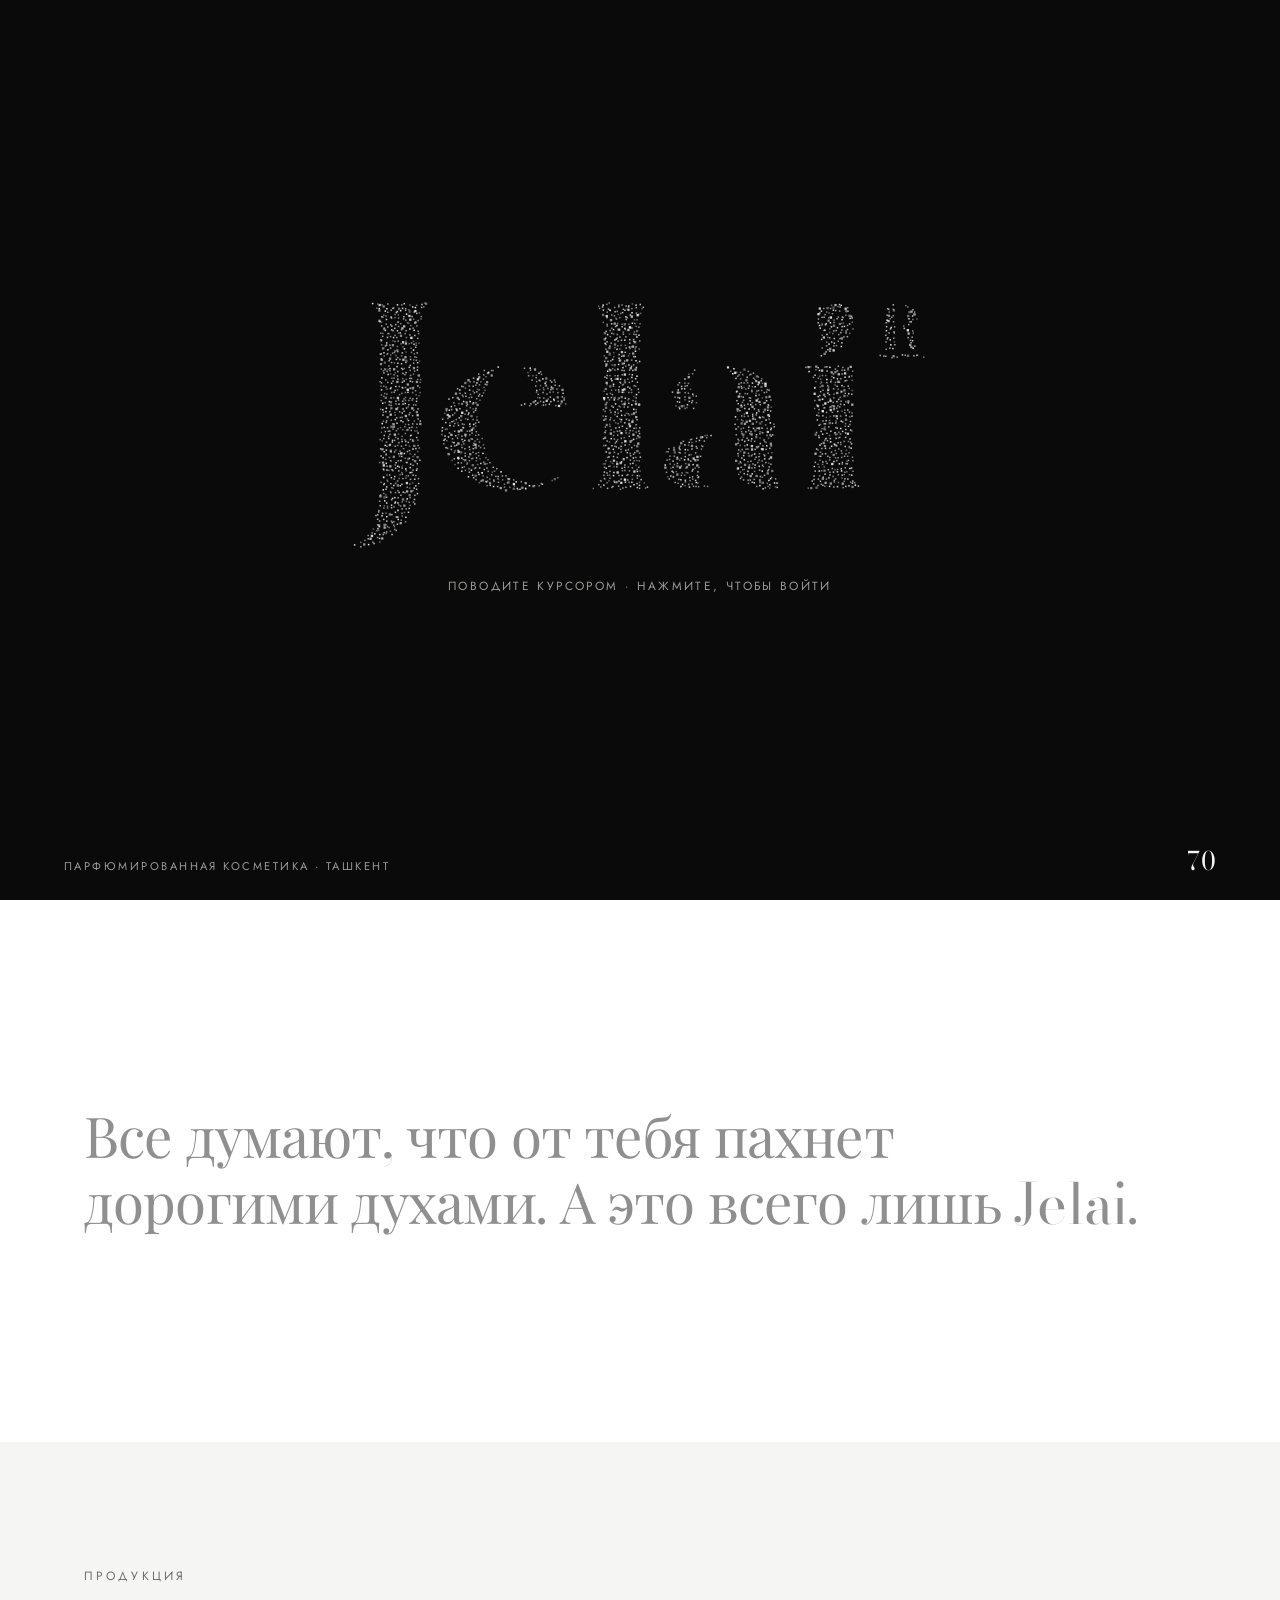
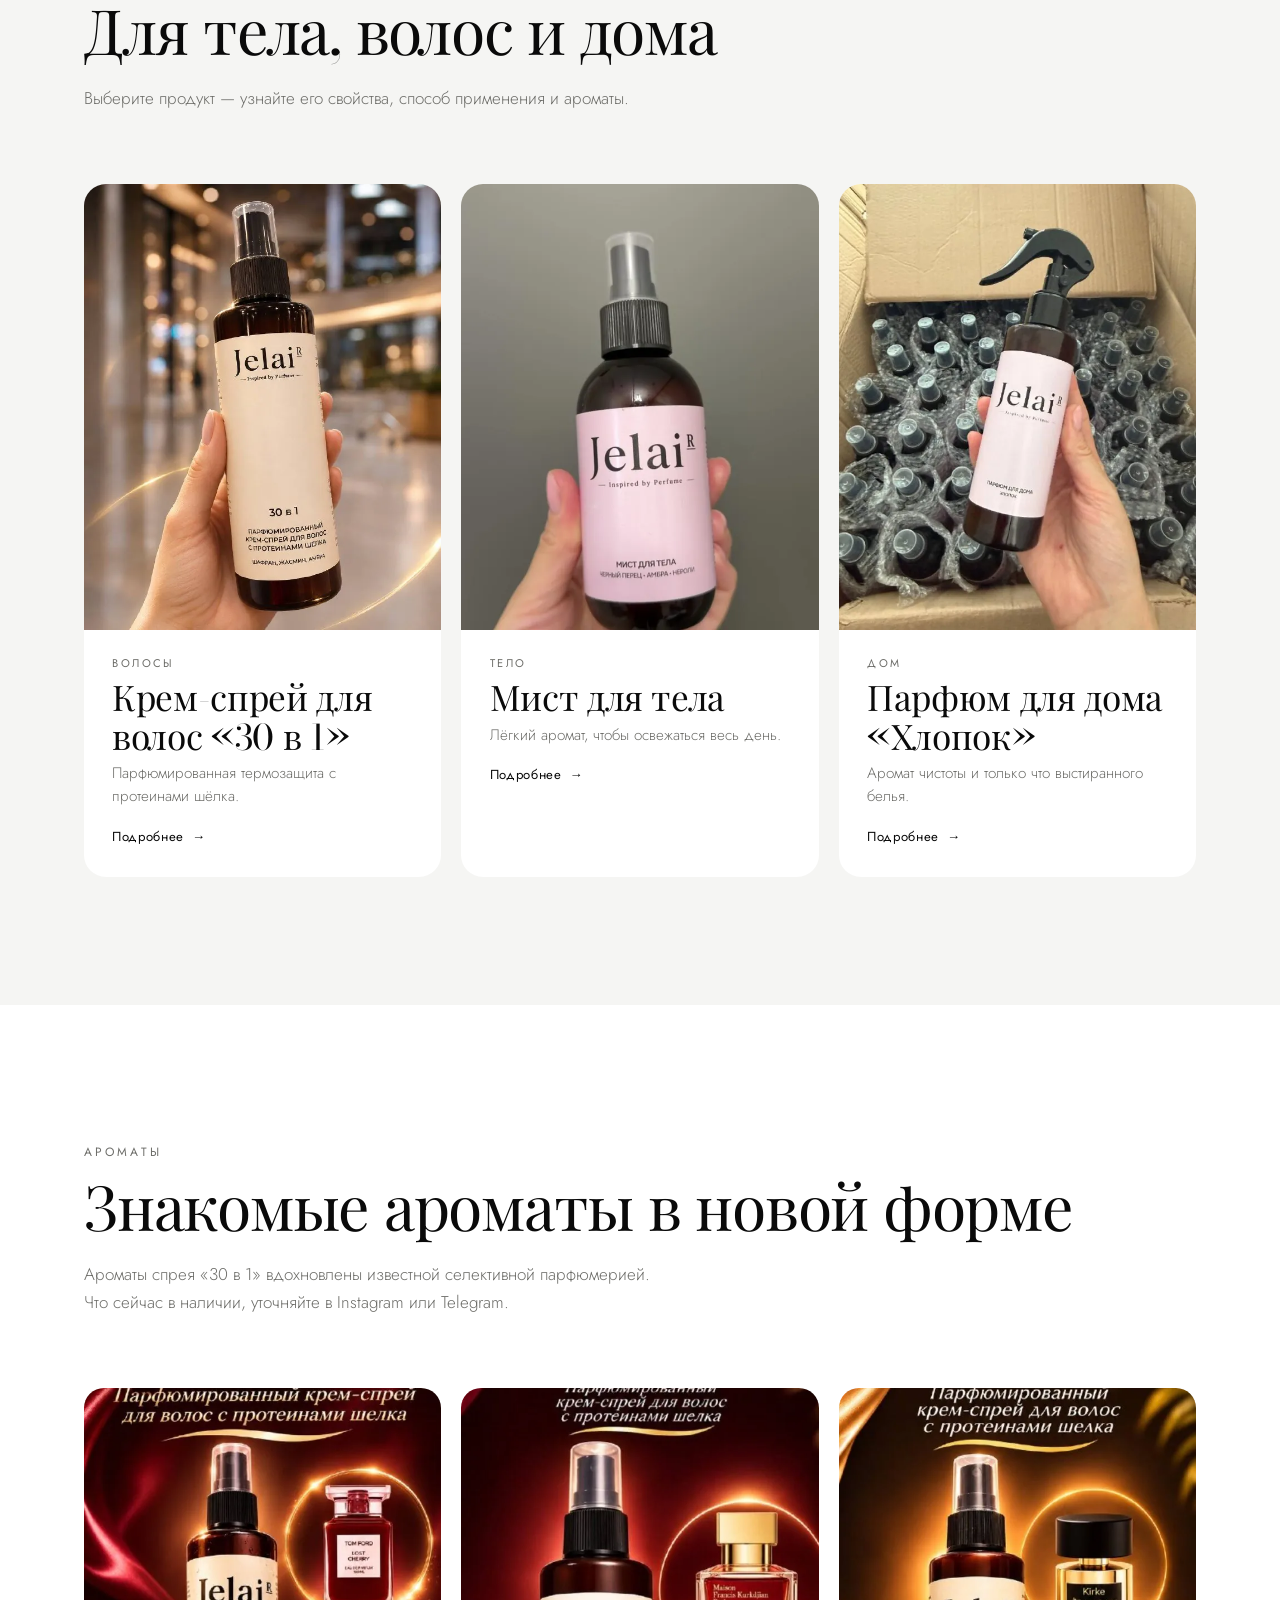
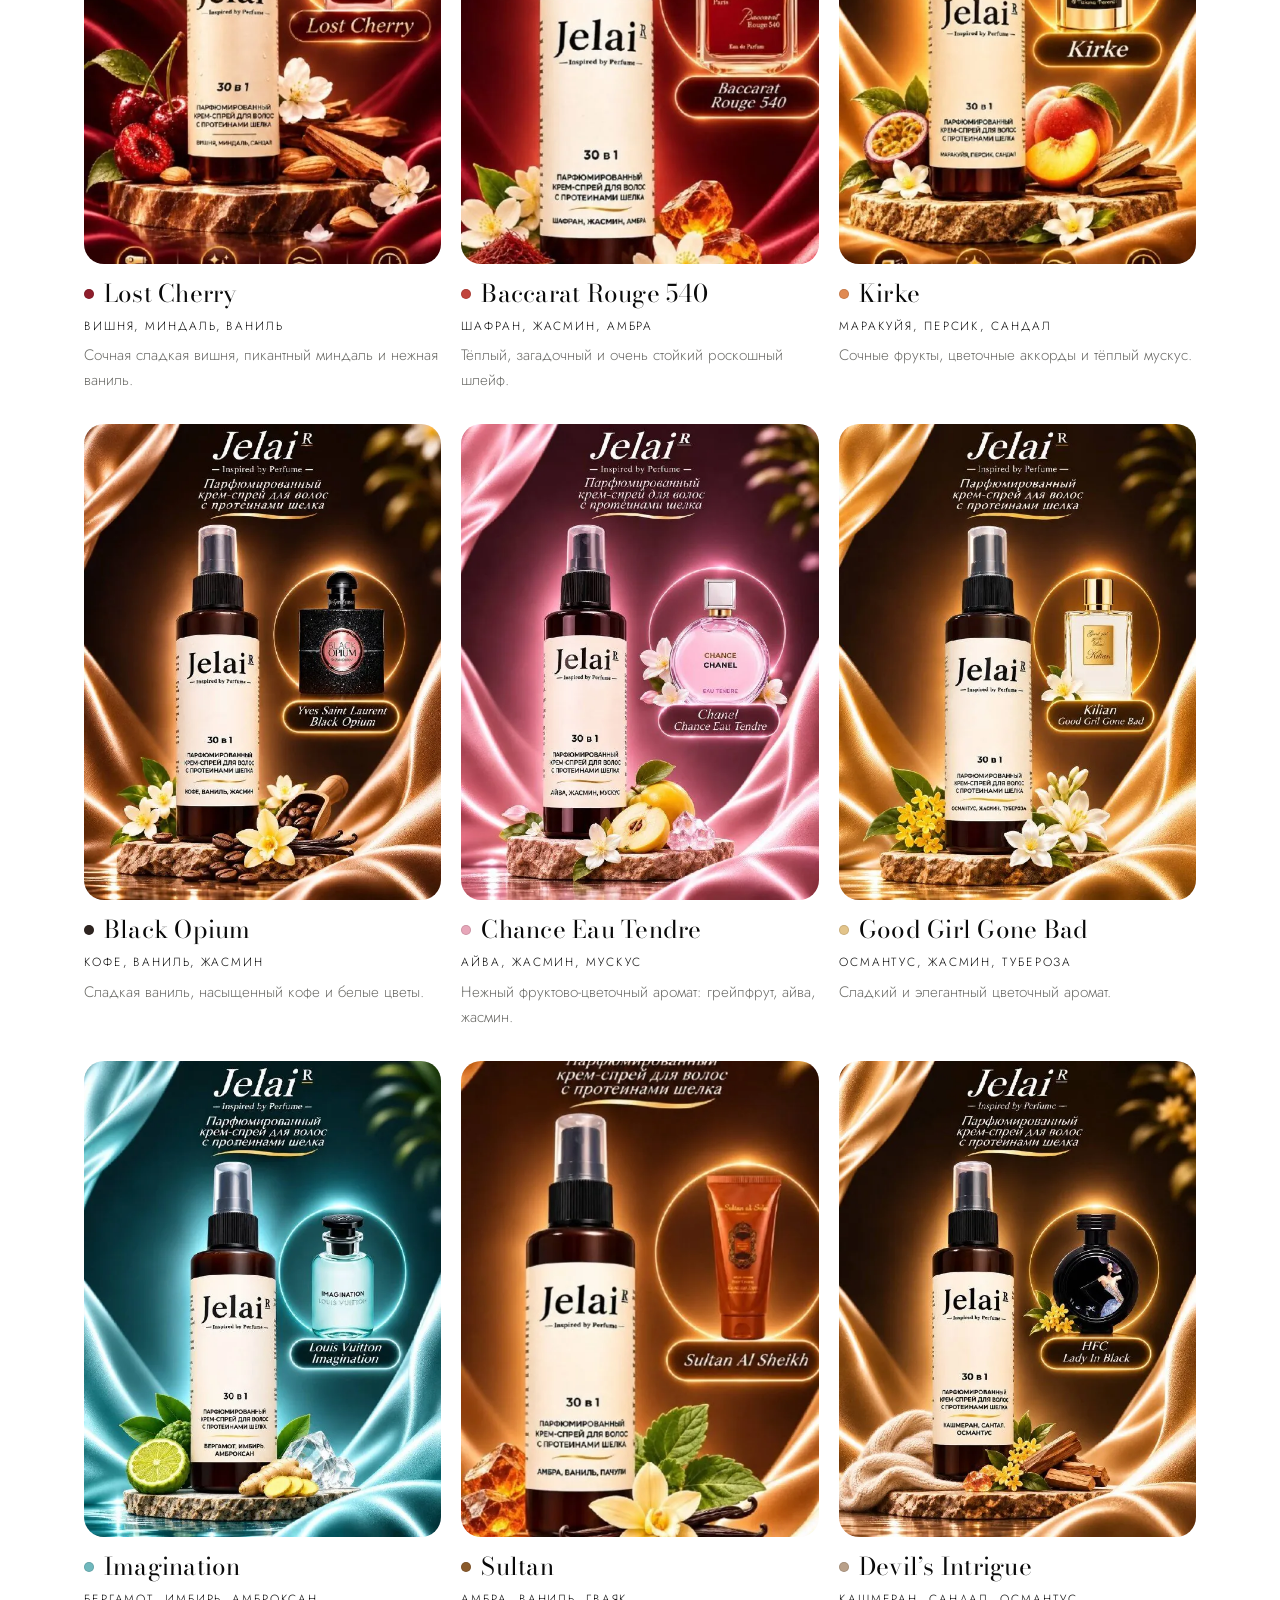
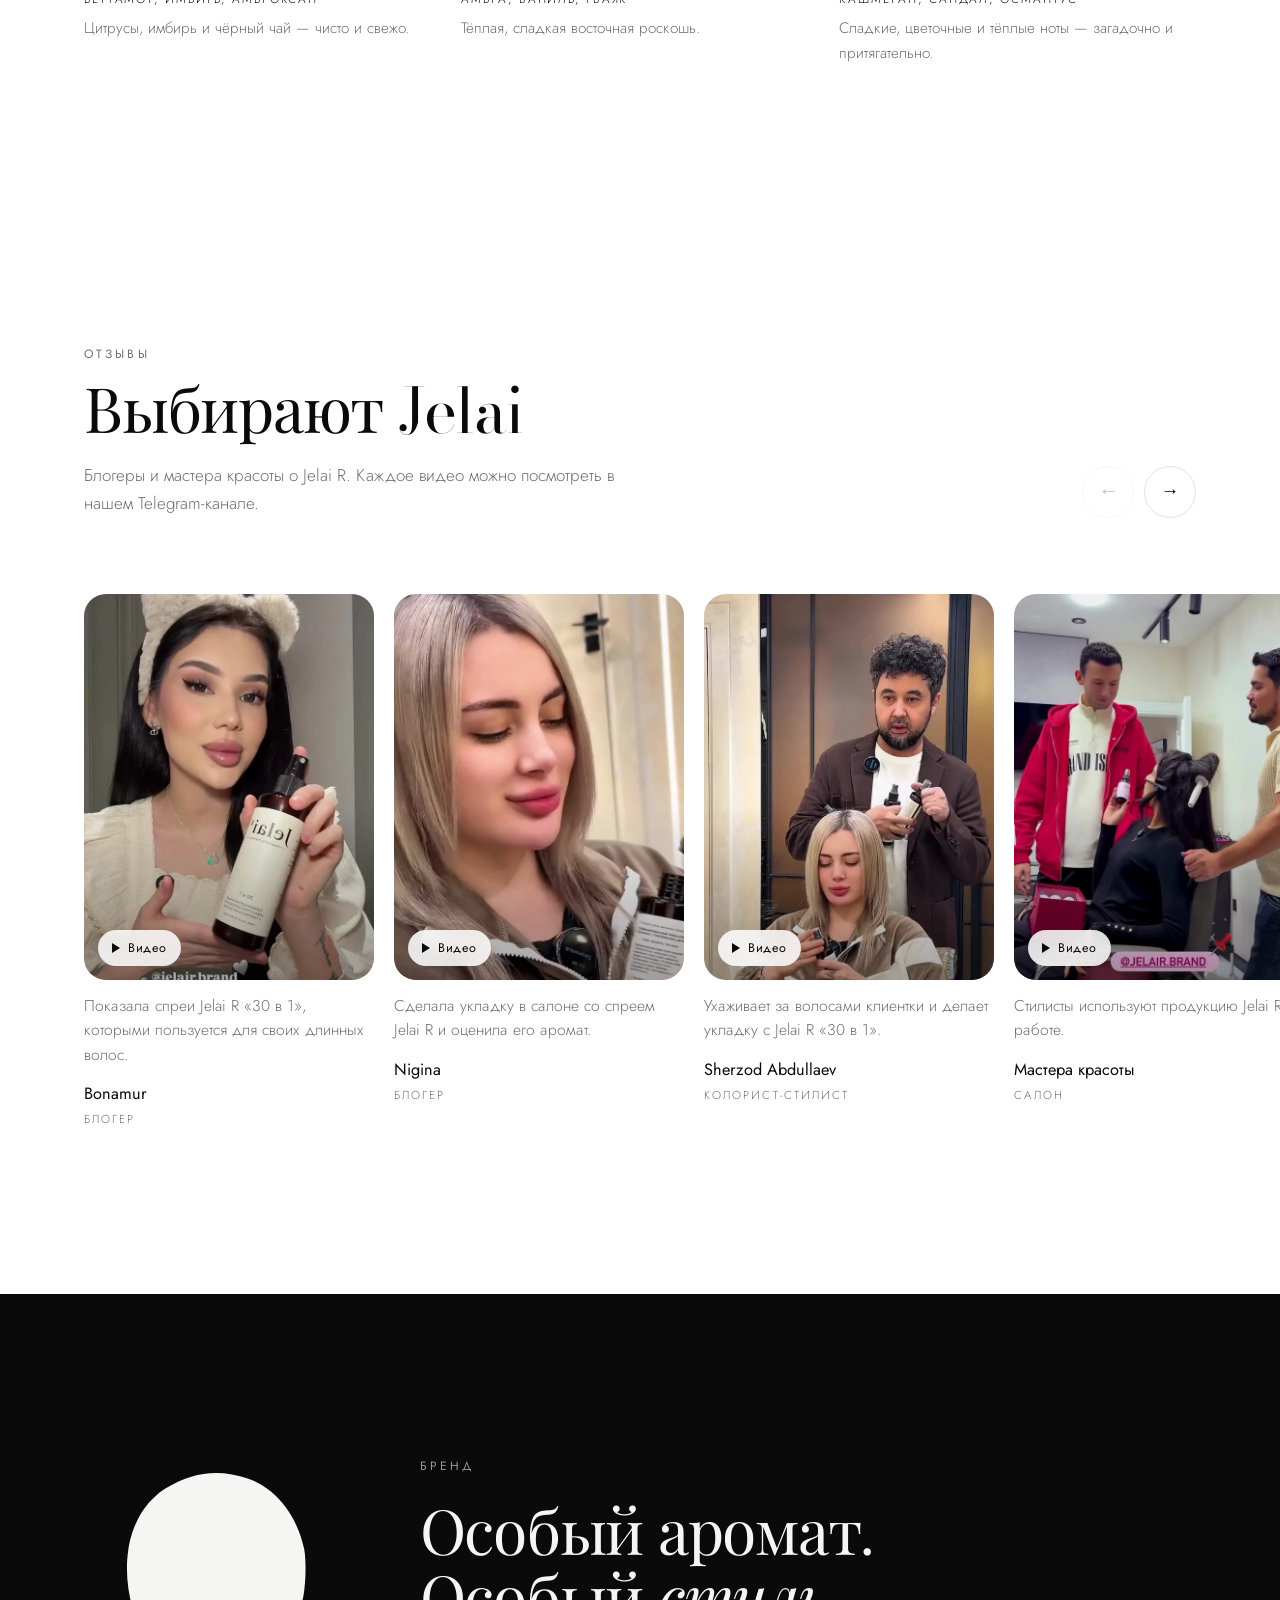
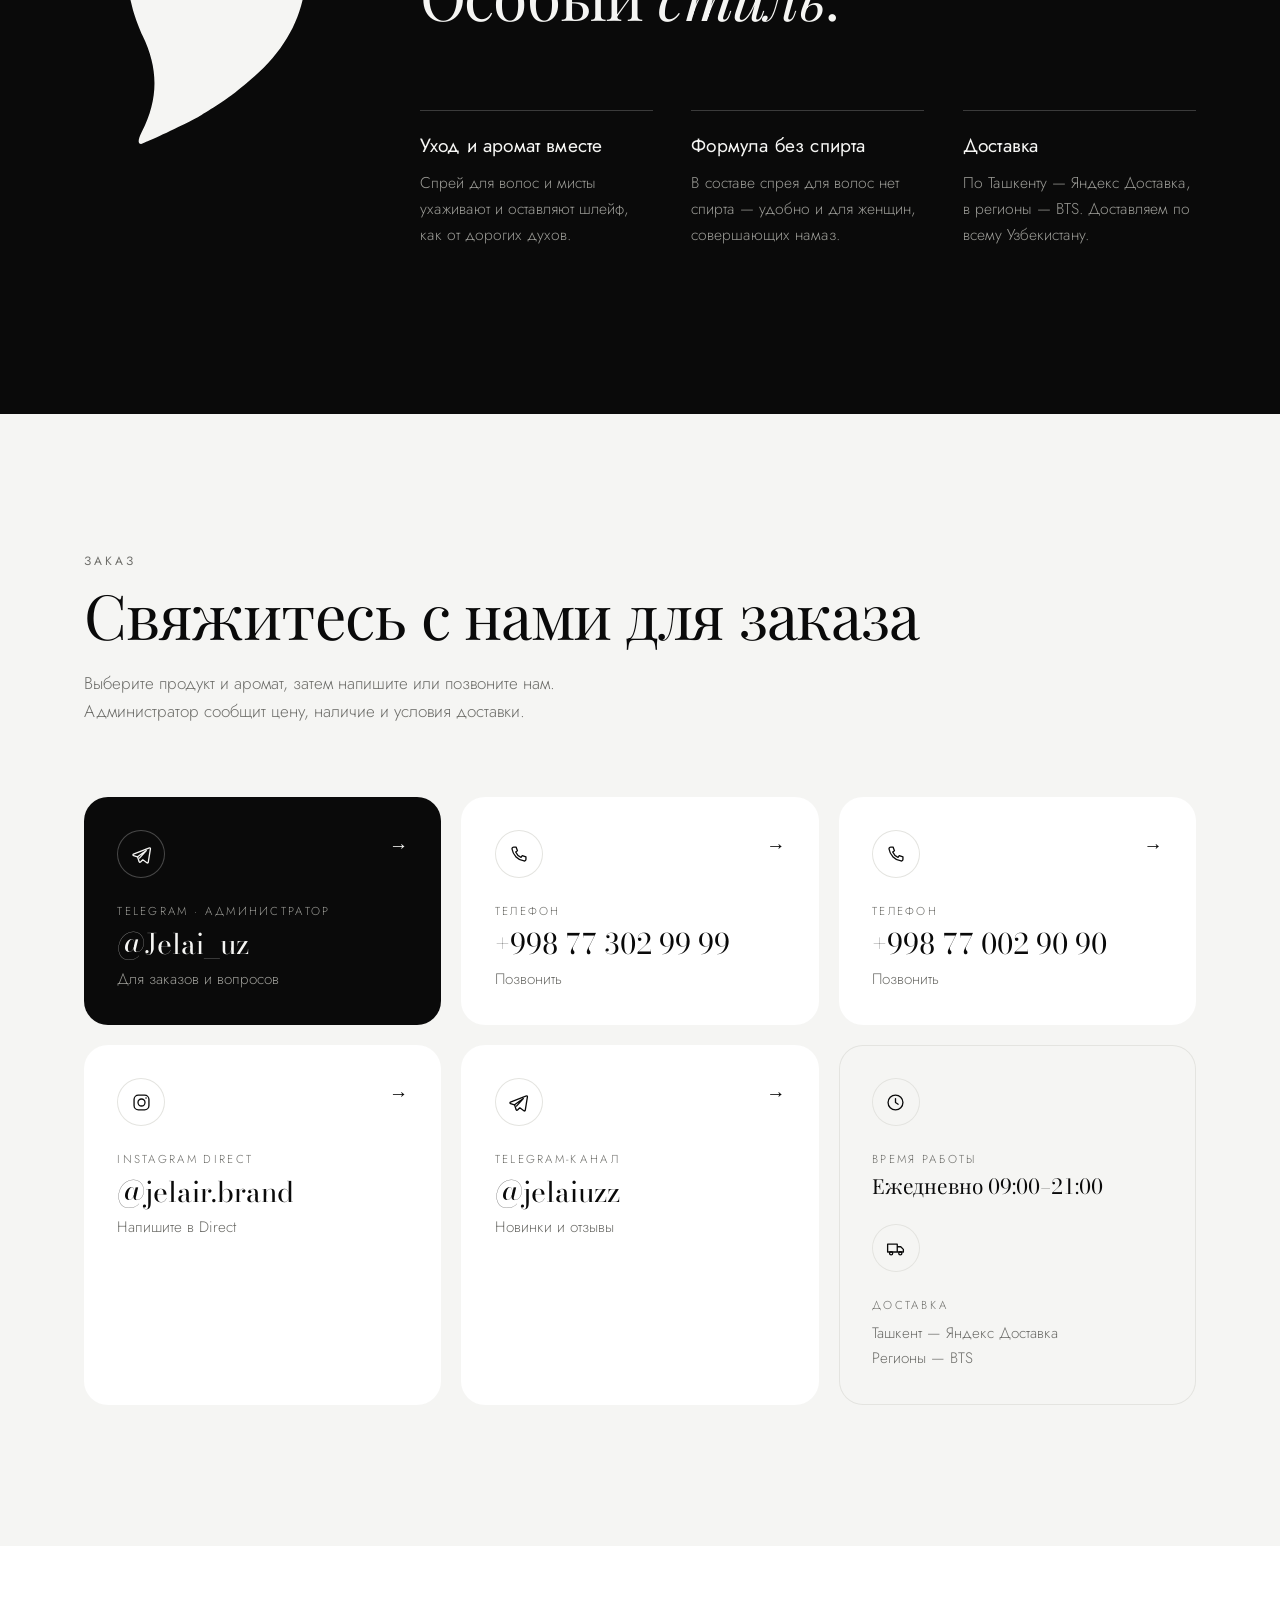
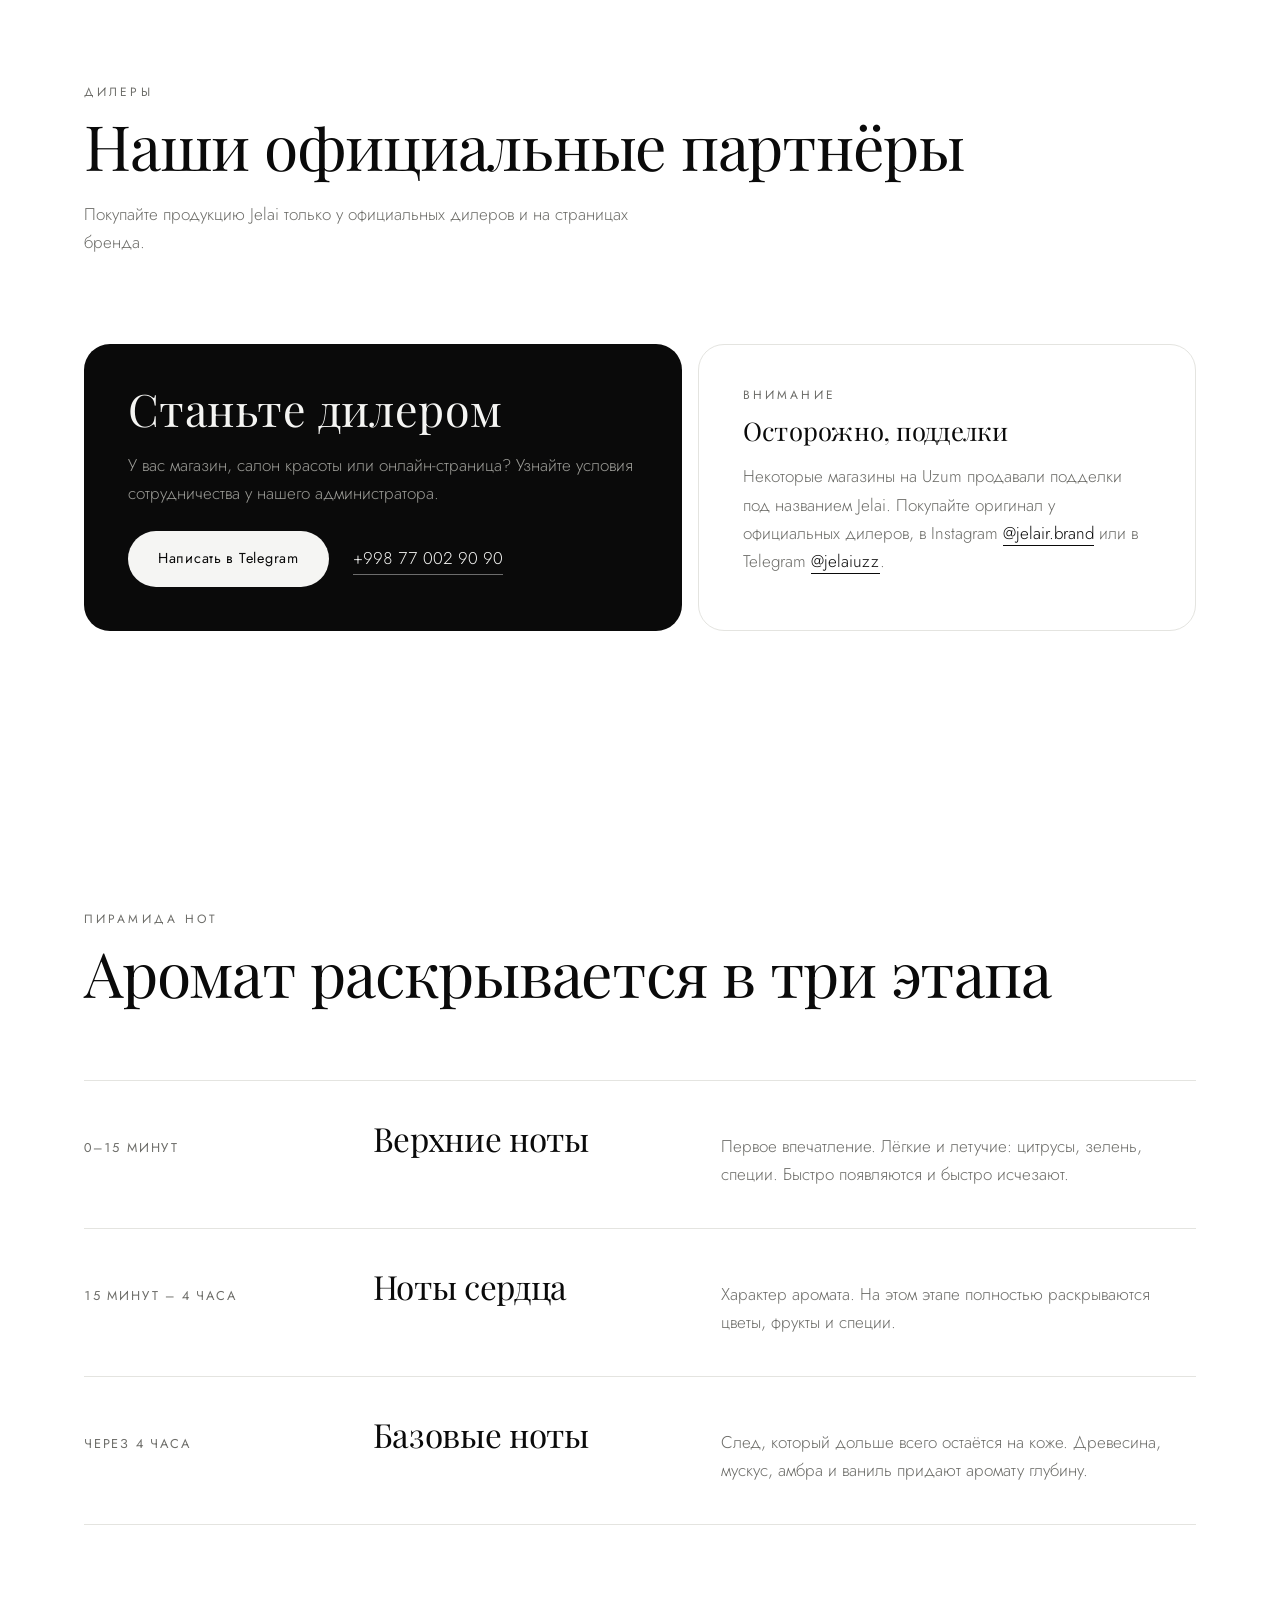
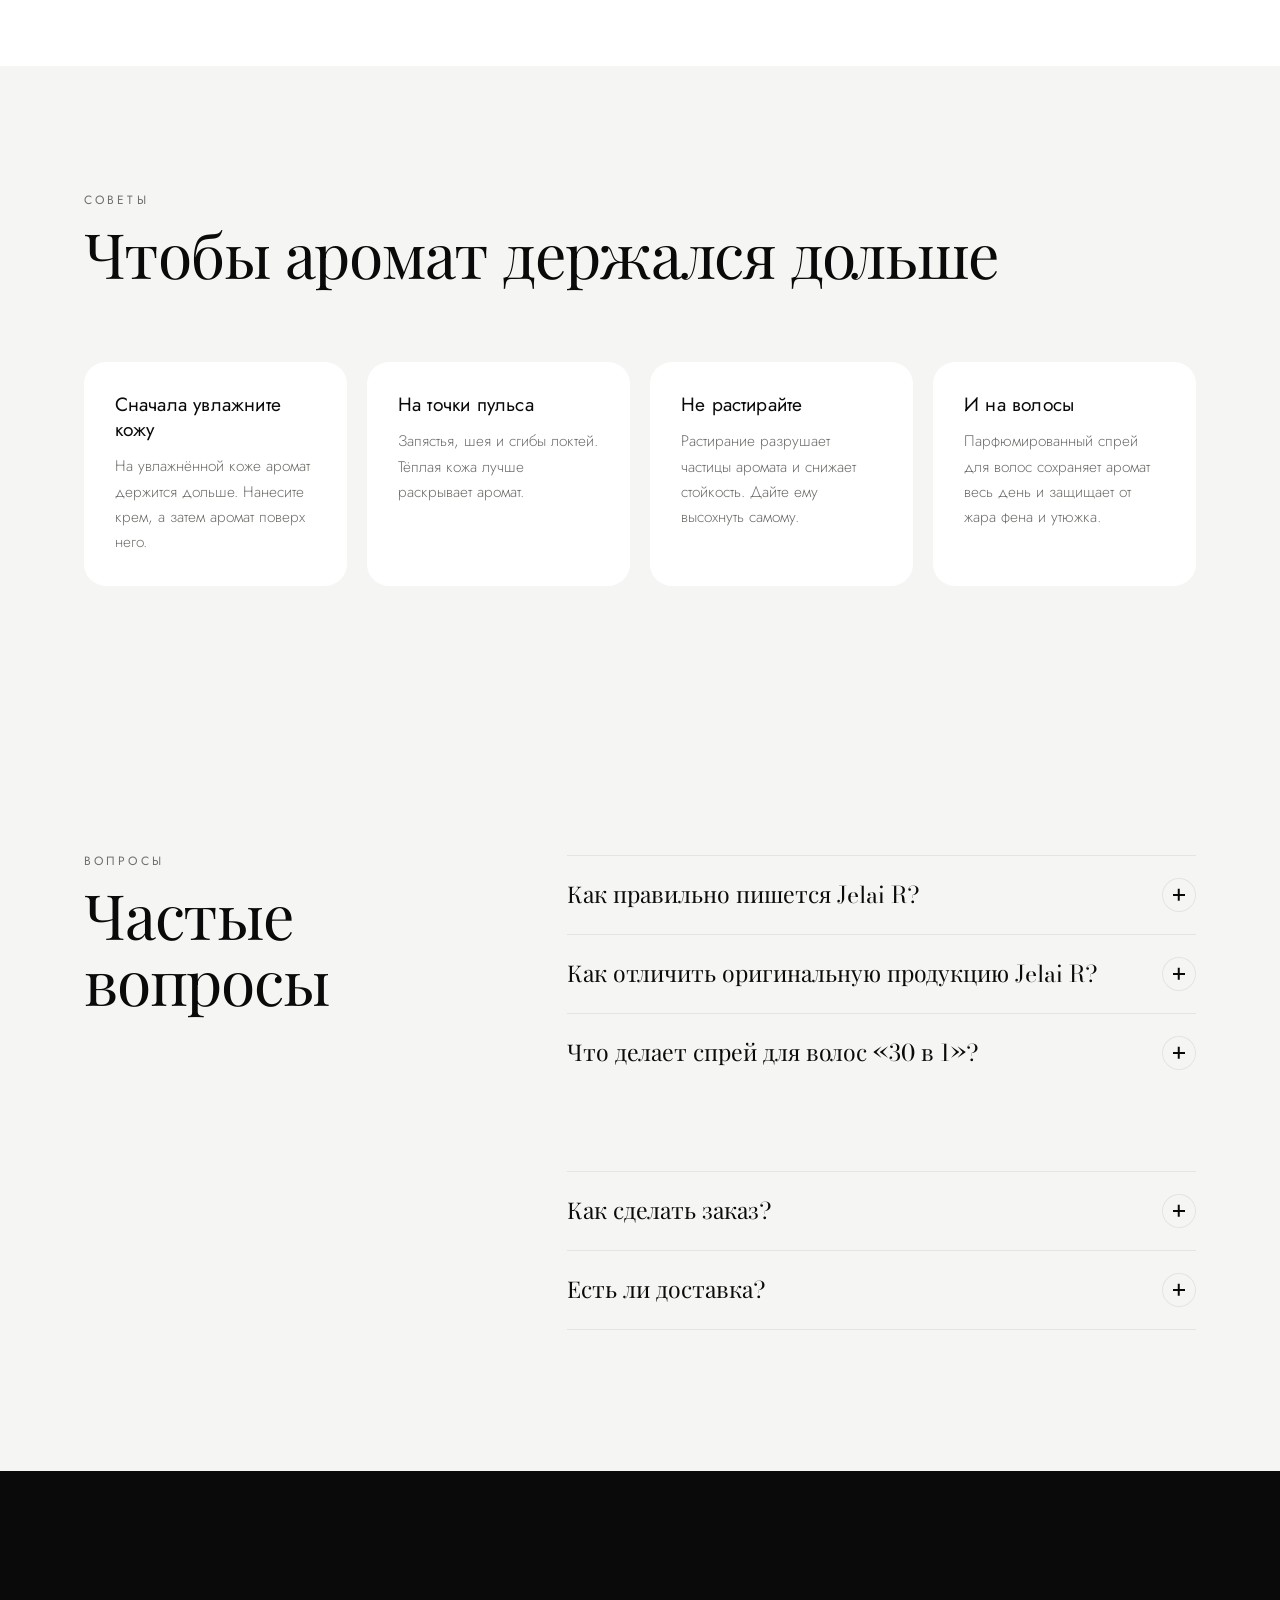
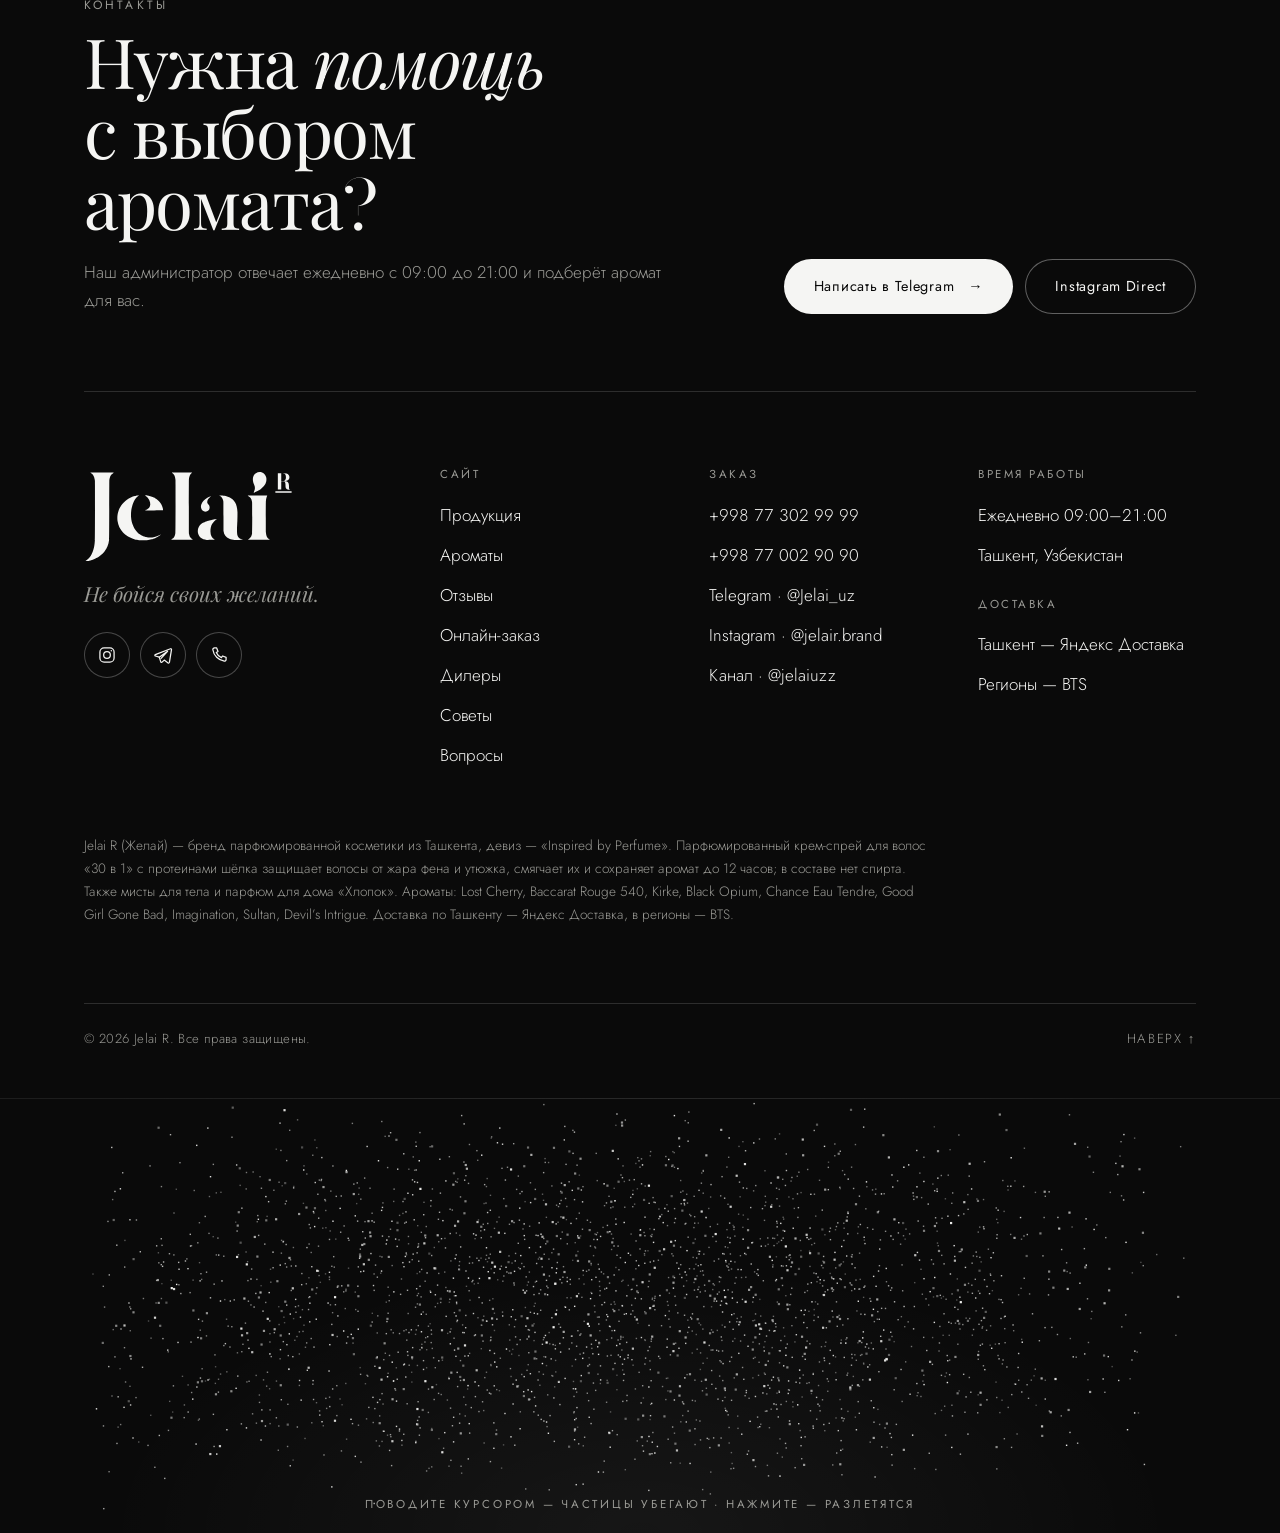
<file: ru/index.html>
<!doctype html>
<html lang="ru" data-base="../">
<head>
<meta charset="utf-8">
<meta name="viewport" content="width=device-width, initial-scale=1, viewport-fit=cover">
<title>Jelai R (Желай) — парфюмированный спрей для волос, мист и парфюм для дома | Ташкент</title>
<meta name="description" content="Jelai R (Желай) — бренд парфюмированной косметики из Ташкента. Крем-спрей для волос «30 в 1» (термозащита, протеины шёлка, без спирта), мисты для тела и парфюм для дома в ароматах Lost Cherry, Baccarat Rouge 540, Kirke, Black Opium. Доставка по всему Узбекистану.">
<meta name="keywords" content="Jelai, Jelai R, Желай, JelaiR, Jelair, Jelai 30 в 1, термозащита для волос, парфюмированный спрей для волос, крем-спрей для волос с протеинами шелка, мист для тела, парфюм для дома, Ташкент">
<meta name="robots" content="index, follow, max-image-preview:large, max-snippet:-1">
<meta name="author" content="Jelai">
<link rel="canonical" href="https://jelair.uz/ru/">
<link rel="alternate" hreflang="uz" href="https://jelair.uz/">
<link rel="alternate" hreflang="ru" href="https://jelair.uz/ru/">
<link rel="alternate" hreflang="en" href="https://jelair.uz/en/">
<link rel="alternate" hreflang="x-default" href="https://jelair.uz/">
<meta name="geo.region" content="UZ-TK">
<meta name="geo.placename" content="Toshkent">
<meta name="theme-color" content="#ffffff" media="(prefers-color-scheme: light)">
<meta name="theme-color" content="#0d0d0c" media="(prefers-color-scheme: dark)">
<meta name="format-detection" content="telephone=no">
<meta property="og:type" content="website">
<meta property="og:site_name" content="Jelai">
<meta property="og:locale" content="ru_RU">
<meta property="og:locale:alternate" content="uz_UZ">
<meta property="og:url" content="https://jelair.uz/ru/">
<meta property="og:title" content="Jelai R — парфюмированная косметика, Ташкент">
<meta property="og:description" content="Не бойся своих желаний. Спрей для волос «30 в 1», мисты для тела и парфюм для дома в ароматах селективной парфюмерии. Доставка по всему Узбекистану.">
<meta property="og:image" content="https://jelair.uz/og-image.jpg">
<meta property="og:image:width" content="1200">
<meta property="og:image:height" content="630">
<meta property="og:image:alt" content="Логотип Jelai">
<meta name="twitter:card" content="summary_large_image">
<meta name="twitter:title" content="Jelai R — парфюмированная косметика, Ташкент">
<meta name="twitter:description" content="Спрей для волос «30 в 1», мисты для тела и парфюм для дома в ароматах селективной парфюмерии.">
<meta name="twitter:image" content="https://jelair.uz/og-image.jpg">
<!-- Search Console / Yandex Webmaster tasdiqlash kodlarini shu yerga qo‘ying:
<meta name="google-site-verification" content="...">
<meta name="yandex-verification" content="..."> -->
<link rel="icon" href="../favicon.ico" sizes="48x48">
<link rel="icon" href="../favicon.svg" type="image/svg+xml">
<link rel="icon" href="../icon-192.png" type="image/png" sizes="192x192">
<link rel="apple-touch-icon" href="../apple-touch-icon.png">
<link rel="manifest" href="../site.webmanifest">
<script type="application/ld+json">{"@context": "https://schema.org", "@graph": [{"@type": "Organization", "@id": "https://jelair.uz/#org", "name": "Jelai", "alternateName": ["Jelai R", "JelaiR", "Jelair", "Jelai", "Jelay", "Jelai.uz", "Jelair.uz", "Jelai Uzbekistan", "Jelai R Cosmetics", "Желай", "Джелай", "Джелаир"], "url": "https://jelair.uz/", "logo": "https://jelair.uz/icon-512.png", "image": "https://jelair.uz/og-image.jpg", "slogan": "Inspired by Perfume", "description": "Jelai R — Toshkentdagi parfyumlangan kosmetika brendi: «30 in 1» parfyumlangan soch krem-spreyi, tana uchun mistlar va uy parfyumi. O‘zbekiston bo‘ylab yetkazib berish.", "sameAs": ["https://www.instagram.com/jelair.brand/", "https://t.me/jelaiuzz", "https://taplink.cc/jelai.uz"], "contactPoint": [{"@type": "ContactPoint", "telephone": "+998773029999", "contactType": "sales", "areaServed": "UZ", "availableLanguage": ["uz", "ru"]}, {"@type": "ContactPoint", "telephone": "+998770029090", "contactType": "customer service", "areaServed": "UZ", "availableLanguage": ["uz", "ru"]}]}, {"@type": "Store", "@id": "https://jelair.uz/#store", "name": "Jelai — parfyumlangan kosmetika", "url": "https://jelair.uz/", "image": "https://jelair.uz/og-image.jpg", "logo": "https://jelair.uz/icon-512.png", "telephone": "+998773029999", "priceRange": "$$", "currenciesAccepted": "UZS", "address": {"@type": "PostalAddress", "addressLocality": "Toshkent", "addressRegion": "Toshkent", "addressCountry": "UZ"}, "areaServed": {"@type": "Country", "name": "O‘zbekiston"}, "openingHoursSpecification": [{"@type": "OpeningHoursSpecification", "dayOfWeek": ["Monday", "Tuesday", "Wednesday", "Thursday", "Friday", "Saturday", "Sunday"], "opens": "09:00", "closes": "21:00"}], "brand": {"@id": "https://jelair.uz/#org"}, "parentOrganization": {"@id": "https://jelair.uz/#org"}}, {"@type": "WebSite", "@id": "https://jelair.uz/#site", "url": "https://jelair.uz/", "name": "Jelai", "alternateName": "Jelai Uzbekistan", "inLanguage": "ru", "publisher": {"@id": "https://jelair.uz/#org"}}, {"@type": "WebPage", "@id": "https://jelair.uz/ru/#page", "url": "https://jelair.uz/ru/", "name": "Jelai R — parfyumlangan soch spreyi, mist va uy parfyumi | Toshkent", "isPartOf": {"@id": "https://jelair.uz/#site"}, "about": {"@id": "https://jelair.uz/#org"}, "inLanguage": "ru", "primaryImageOfPage": {"@type": "ImageObject", "url": "https://jelair.uz/og-image.jpg", "width": 1200, "height": 630}}, {"@type": "Product", "@id": "https://jelair.uz/#product-1", "name": "Jelai R «30 in 1» parfyumlangan soch krem-spreyi", "image": "https://jelair.uz/img/products/spray.webp", "description": "Ipak oqsillari bilan parfyumlangan termohimoya: fen, dazmol va quyoshdan himoya, yumshoqlik va jilva, ifor 12 soatgacha. Tarkibida spirt yo‘q.", "brand": {"@type": "Brand", "name": "Jelai R"}, "manufacturer": {"@id": "https://jelair.uz/#org"}, "category": "Parfyumlangan kosmetika"}, {"@type": "Product", "@id": "https://jelair.uz/#product-2", "name": "Jelai R Tana uchun mist", "image": "https://jelair.uz/img/products/mist.webp", "description": "Tana va soch uchun yengil xushbo‘y sprey.", "brand": {"@type": "Brand", "name": "Jelai R"}, "manufacturer": {"@id": "https://jelair.uz/#org"}, "category": "Parfyumlangan kosmetika"}, {"@type": "Product", "@id": "https://jelair.uz/#product-3", "name": "Jelai R Uy uchun parfyum «Xlopok»", "image": "https://jelair.uz/img/products/home.webp", "description": "Uy, avtomobil, ofis, parda va matolar uchun tozalik ifori.", "brand": {"@type": "Brand", "name": "Jelai R"}, "manufacturer": {"@id": "https://jelair.uz/#org"}, "category": "Parfyumlangan kosmetika"}]}</script>
<script>
  document.documentElement.classList.add('js');
  try { var th = localStorage.getItem('jelai-theme'); if (th === 'dark' || th === 'light') document.documentElement.dataset.theme = th; } catch (e) {}
  try { if (!sessionStorage.getItem('jelai-seen') && !matchMedia('(prefers-reduced-motion: reduce)').matches) document.documentElement.classList.add('loading'); } catch (e) { document.documentElement.classList.add('loading'); }
</script>
<link rel="preconnect" href="https://fonts.googleapis.com">
<link rel="preconnect" href="https://fonts.gstatic.com" crossorigin>
<link rel="stylesheet" href="https://fonts.googleapis.com/css2?family=Bodoni+Moda:ital,opsz,wght@0,6..96,400..600;1,6..96,400..500&family=Jost:wght@300..500&family=Playfair+Display:ital,wght@0,400..600;1,400..500&display=swap">
<link rel="preload" as="image" href="../img/hero.webp" fetchpriority="high">
<link rel="stylesheet" href="../styles.css">
<script src="../i18n.js" defer></script>
<script src="../script.js" defer></script>
<script type="application/ld+json" id="faq-ld">{"@context": "https://schema.org", "@type": "FAQPage", "mainEntity": [{"@type": "Question", "name": "Как правильно пишется Jelai R?", "acceptedAnswer": {"@type": "Answer", "text": "Наш бренд называется Jelai R (JelaiR). Его также пишут как Jelair, Jelai, Jelay, Желай или Джелай — это один и тот же бренд: парфюмированная косметика Jelai R из Ташкента. Официальный сайт — jelair.uz."}}, {"@type": "Question", "name": "Как отличить оригинальную продукцию Jelai R?", "acceptedAnswer": {"@type": "Answer", "text": "На этикетке оригинала есть логотип «Jelai R — Inspired by Perfume»: после буквы «i» стоит подчёркнутая буква R. Покупайте Jelai R только на официальных страницах — jelair.uz, в Instagram @jelair.brand и Telegram @jelaiuzz."}}, {"@type": "Question", "name": "Что делает спрей для волос «30 в 1»?", "acceptedAnswer": {"@type": "Answer", "text": "Защищает волосы от жара фена, утюжка и плойки, от солнца и пыли, смягчает, придаёт блеск, облегчает расчёсывание и снимает статическое напряжение. В составе протеины шёлка, аромат держится до 12 часов."}}, {"@type": "Question", "name": "Есть ли в спрее для волос спирт?", "acceptedAnswer": {"@type": "Answer", "text": "Нет. В составе спрея «30 в 1» нет спирта, поэтому он подходит и женщинам, совершающим намаз."}}, {"@type": "Question", "name": "Как сделать заказ?", "acceptedAnswer": {"@type": "Answer", "text": "Напишите администратору в Telegram @Jelai_uz или в Instagram @jelair.brand, либо позвоните по номеру +998 77 302 99 99. Ежедневно 09:00–21:00."}}, {"@type": "Question", "name": "Есть ли доставка?", "acceptedAnswer": {"@type": "Answer", "text": "Да. По Ташкенту — Яндекс Доставка, в регионы — BTS: доставляем по всему Узбекистану."}}]}</script>
</head>
<body>

<!-- Umumiy SVG belgilar: logotip, tomchi, shisha gradientlari -->
<svg width="0" height="0" style="position:absolute" aria-hidden="true">
  <defs>
    <symbol id="logo" viewBox="20 18 710 318"><path class="lg lg-j" fill-rule="evenodd" d="M32.7 328.8C35.7 328.5 40.5 327.7 42.2 327.2C49.1 325.3 51.0 324.6 57.3 321.8C63.0 319.2 69.5 315.4 73.2 312.5C73.5 312.2 74.5 311.5 75.3 310.8C80.5 307.0 86.8 300.5 90.5 295.3C94.4 289.7 96.0 286.7 98.2 281.8C98.5 280.9 99.1 279.6 99.4 278.9C100.5 276.3 102.6 269.9 102.9 268.0C103.0 267.7 103.2 266.6 103.4 265.6C104.0 262.9 104.5 259.4 104.9 255.3C105.2 251.8 105.2 251.2 105.3 154.4C105.4 82.0 105.5 56.7 105.6 55.5C106.6 47.6 109.2 40.8 112.9 36.7C114.0 35.6 116.5 33.4 118.4 32.1C120.0 31.0 120.2 30.6 119.7 30.1C119.1 29.7 42.7 29.7 42.2 30.2C41.8 30.7 42.1 31.0 44.3 32.5C50.9 36.9 54.6 43.6 56.3 54.2C56.5 55.7 56.8 57.4 56.9 58.1C57.0 59.0 57.1 82.3 57.1 157.7C57.1 250.6 57.1 256.3 56.8 259.3C56.6 261.1 56.4 264.1 56.2 266.0C55.0 283.6 49.7 301.7 43.0 311.2C39.2 316.8 33.5 322.6 29.2 325.4C25.7 327.8 25.6 327.9 25.7 328.5C26.0 329.2 28.2 329.4 32.7 328.8Z"/><path class="lg lg-e" fill-rule="evenodd" d="M232.3 258.6C239.6 257.7 243.0 257.1 248.8 255.5C250.6 255.0 259.1 252.2 259.8 251.8C260.2 251.7 261.0 251.3 261.7 251.0C263.1 250.5 266.0 249.0 268.2 247.7C269.1 247.2 270.2 246.5 270.8 246.2C274.5 244.1 278.8 240.7 278.8 240.0C278.8 239.6 277.5 240.1 274.5 241.6C260.2 248.9 246.5 251.3 232.7 249.0C231.1 248.7 229.4 248.4 229.0 248.3C228.6 248.1 227.4 247.8 226.3 247.5C223.2 246.7 216.6 244.0 215.6 243.2C215.5 243.1 214.6 242.6 213.6 242.0C206.4 237.9 201.4 233.7 196.6 227.5C190.8 220.2 188.7 216.6 185.1 207.5C182.0 200.0 179.8 190.6 179.2 181.9C178.7 176.1 178.8 166.4 179.4 161.8C179.5 160.7 179.7 159.1 179.8 158.2C179.9 157.2 180.2 155.4 180.4 154.2C180.6 153.1 180.9 151.7 180.9 151.3C181.4 148.4 183.5 140.8 185.4 135.2C188.6 125.8 194.2 116.4 199.0 112.4C200.8 110.9 202.0 109.9 203.3 109.1C204.7 108.1 205.0 107.8 204.6 107.4C204.4 107.1 203.6 107.1 202.3 107.4C201.7 107.5 200.7 107.7 199.9 107.8C199.2 107.8 197.5 108.2 196.1 108.6C194.7 109.0 192.9 109.5 192.1 109.7C182.8 112.0 173.3 116.4 165.1 122.2C158.3 126.9 150.1 135.3 145.8 141.7C141.4 148.3 138.5 154.2 136.1 161.4C134.0 167.8 133.4 170.9 132.8 179.1C132.5 183.2 133.0 192.6 133.6 194.9C133.7 195.5 133.9 196.3 133.9 196.7C134.0 197.4 135.0 201.2 135.9 204.5C137.0 208.7 140.5 216.6 143.2 220.9C145.3 224.4 149.1 229.6 151.2 232.0C153.8 234.9 158.9 239.6 161.6 241.5C171.5 248.9 179.7 252.8 192.1 256.2C195.6 257.1 201.3 258.1 206.6 258.7C209.7 259.1 209.9 259.1 219.4 259.1C227.8 259.2 227.8 259.2 232.3 258.6ZM287.0 157.7C287.4 157.5 287.4 157.4 287.3 155.7C287.2 154.7 287.0 153.3 286.8 152.6C286.7 151.8 286.5 151.0 286.4 150.6C285.6 145.8 281.4 136.7 278.3 132.8C278.1 132.5 277.3 131.5 276.5 130.5C273.2 126.0 267.0 120.5 262.0 117.5C259.7 116.1 256.7 114.3 256.6 114.3C256.6 114.3 255.4 113.8 254.0 113.2C249.1 110.9 239.0 108.1 233.4 107.5C228.0 106.9 227.9 106.9 227.4 107.1C226.7 107.5 227.0 108.3 228.2 108.9C230.3 109.9 233.5 112.6 235.5 114.9C243.6 124.6 246.5 137.5 242.2 146.0C240.4 149.7 237.0 152.9 232.9 154.6C230.4 155.7 229.7 156.0 229.5 156.0C229.0 156.0 227.2 157.0 227.1 157.3C226.8 158.0 225.8 158.0 257.1 158.0C284.2 158.0 286.6 158.0 287.0 157.7Z"/><path class="lg lg-l" fill-rule="evenodd" d="M387.4 257.2C387.8 256.7 387.5 256.3 386.3 255.7C383.3 254.1 380.4 251.1 378.6 247.8C378.2 246.9 377.7 246.2 377.7 246.1C377.3 245.6 376.1 241.9 375.7 239.6C374.5 233.5 374.6 243.3 374.5 144.5C374.5 85.3 374.5 55.0 374.7 53.5C374.9 50.9 375.4 47.6 375.8 46.0C376.0 45.4 376.2 44.8 376.2 44.6C376.2 44.2 377.1 41.7 377.8 39.8C379.0 37.1 380.9 34.6 383.2 32.5C385.0 31.0 385.2 30.6 384.8 30.2C384.4 29.8 318.2 29.8 317.8 30.1C317.3 30.6 317.4 31.0 318.4 31.5C324.0 34.5 328.0 41.9 328.9 51.5C329.1 52.8 329.2 54.7 329.3 55.6C329.5 56.7 329.5 84.8 329.5 143.7C329.4 230.1 329.4 230.1 329.0 233.3C328.8 235.1 328.5 237.2 328.3 238.0C328.1 238.8 328.0 239.6 328.0 239.8C328.0 240.3 327.0 243.4 326.5 244.8C324.1 250.3 321.8 252.9 316.2 255.9C315.3 256.3 315.0 257.2 315.6 257.5C315.8 257.5 332.0 257.6 351.5 257.5C386.1 257.5 387.1 257.5 387.4 257.2Z"/><path class="lg lg-a" fill-rule="evenodd" d="M458.6 257.5C461.6 257.4 462.0 257.3 462.0 256.8C462.0 256.6 461.2 256.0 460.2 255.5C452.1 251.0 447.8 242.0 447.5 229.1C447.4 219.2 449.5 210.2 453.7 203.5C456.7 198.8 462.5 192.4 466.4 189.5C469.1 187.5 468.8 186.8 465.7 187.5C464.8 187.7 463.3 188.0 462.3 188.1C461.4 188.2 459.8 188.5 458.8 188.7C457.9 188.8 456.4 189.1 455.5 189.3C454.6 189.4 452.7 189.8 451.2 190.2C449.8 190.5 448.3 190.9 447.9 190.9C447.2 191.0 441.6 192.5 439.7 193.0C437.2 193.7 432.7 195.3 431.9 195.7C431.6 195.9 431.3 196.0 431.2 196.0C430.9 196.0 426.4 198.0 424.2 199.2C416.8 203.0 412.4 206.8 409.0 212.3C407.9 214.2 406.2 218.1 405.8 219.7C405.7 220.1 405.6 220.9 405.4 221.5C404.6 224.9 404.6 231.2 405.5 234.3C405.7 235.4 406.0 236.5 406.1 236.8C406.1 237.2 406.4 238.1 406.8 238.8C407.1 239.6 407.6 240.7 407.8 241.3C409.0 244.3 412.2 248.5 415.0 250.7C419.9 254.6 426.6 257.1 434.5 257.7C435.6 257.8 455.2 257.7 458.6 257.5ZM433.8 161.7C437.1 160.9 439.3 159.7 441.2 157.7C444.6 154.1 445.7 148.2 444.0 143.1C443.3 141.0 442.7 140.0 440.7 137.9C437.5 134.6 437.1 134.0 436.8 131.5C436.4 128.5 437.1 125.0 438.5 122.2C440.3 118.5 443.9 114.4 447.7 111.6C449.1 110.6 449.3 110.3 449.0 110.0C448.6 109.5 441.0 112.9 437.1 115.3C426.6 121.8 420.0 129.0 416.6 137.8C416.2 138.6 416.1 139.5 415.5 142.8C415.3 144.1 415.3 146.5 415.6 148.2C417.0 157.6 425.5 163.9 433.8 161.7ZM544.7 258.0C554.2 257.8 555.8 257.6 555.8 256.7C555.8 256.2 555.1 255.9 553.9 255.8C553.4 255.7 552.6 255.5 552.2 255.3C551.8 255.2 551.0 254.9 550.5 254.8C546.8 253.6 543.4 251.1 541.4 248.1C538.3 243.4 537.3 237.6 537.3 223.7C537.3 219.5 537.4 214.9 537.5 213.4C537.6 212.0 537.8 207.6 538.0 203.8C538.2 199.9 538.5 195.2 538.6 193.2C538.9 188.6 539.1 167.6 538.9 163.2C538.0 149.7 535.4 139.2 531.0 131.5C526.9 124.3 520.0 117.8 513.0 114.4C507.4 111.8 500.2 109.4 494.8 108.6C494.4 108.5 493.3 108.3 492.3 108.2C489.6 107.7 485.1 107.3 481.2 107.3C477.6 107.2 477.6 107.2 477.5 107.7C477.5 108.1 477.6 108.2 478.3 108.5C481.0 109.7 482.0 110.3 484.3 112.6C487.4 115.6 489.7 120.1 490.7 125.4C491.6 129.5 491.6 127.8 491.6 178.9C491.7 221.0 491.7 226.7 491.9 228.7C493.3 240.8 500.1 249.4 511.5 253.8C517.0 256.0 522.2 257.1 529.5 257.7C531.7 257.8 533.9 258.0 534.2 258.1C535.6 258.2 537.7 258.2 544.7 258.0Z"/><path class="lg lg-i" fill-rule="evenodd" d="M647.7 257.2C648.3 256.7 647.9 256.1 646.4 255.4C643.3 253.8 639.9 250.1 638.3 246.7C636.7 243.2 635.5 237.9 635.0 232.2C634.5 226.9 634.6 131.7 635.0 126.1C635.5 120.6 637.7 111.5 639.1 109.4C639.4 108.9 639.4 108.2 639.0 108.0C638.8 107.9 628.5 107.8 606.8 107.8C572.4 107.8 574.0 107.8 574.0 108.7C574.0 109.0 574.7 109.7 575.1 109.7C575.2 109.7 575.4 109.8 575.7 109.9C575.9 110.0 576.6 110.4 577.2 110.7C583.1 113.8 586.1 118.5 587.7 126.8C588.8 132.2 588.7 129.0 588.8 181.3C588.8 228.9 588.8 228.9 588.4 233.2C588.2 235.6 587.9 238.0 587.8 238.5C587.6 239.0 587.4 240.0 587.2 240.7C585.6 247.8 582.3 252.3 576.3 255.4C574.4 256.4 574.1 256.7 574.9 257.2C575.4 257.6 647.3 257.6 647.7 257.2Z"/><path class="lg lg-ap" fill-rule="evenodd" d="M596.6 97.1C598.9 96.2 607.2 92.2 609.6 90.8C612.0 89.4 617.2 86.0 619.0 84.5C619.9 83.8 621.0 82.9 621.6 82.4C629.8 75.8 634.7 68.2 636.3 59.7C636.9 56.2 637.0 50.6 636.4 47.7C634.6 39.2 629.1 32.2 622.1 29.8C614.7 27.3 607.9 28.0 601.2 32.1C592.0 37.6 588.6 50.1 592.4 63.5C593.0 65.6 594.2 68.8 594.9 70.2C599.0 78.6 599.0 86.5 594.7 94.9C593.7 97.0 593.6 97.9 594.5 98.0C594.5 98.0 595.5 97.6 596.6 97.1Z"/><path class="lg lg-r" d="M681.3 59.1V58.9H692.1Q695.6 58.9 698.0 57.4Q700.3 56.0 701.5 53.0Q702.7 50.1 702.7 45.7Q702.7 41.3 701.5 38.3Q700.3 35.3 698.0 33.7Q695.6 32.1 692.0 32.1H668.0V32.0H693.9Q700.0 32.0 704.7 33.4Q709.4 34.8 712.0 37.9Q714.6 40.9 714.6 45.7Q714.6 50.5 712.1 53.4Q709.7 56.4 705.0 57.7Q700.4 59.1 693.9 59.1ZM668.0 87.4V87.3H694.3V87.4ZM675.4 87.4V32.1H686.9V87.4ZM712.0 88.0Q708.3 88.0 706.1 86.8Q703.9 85.6 702.9 83.5Q701.9 81.4 701.6 78.9Q701.3 76.3 701.3 73.5Q701.2 70.8 701.0 68.2Q700.8 65.6 700.0 63.6Q699.2 61.5 697.3 60.3Q695.4 59.1 692.0 59.1H681.3V58.9H698.0Q703.2 58.9 706.2 60.4Q709.2 62.0 710.7 64.5Q712.2 67.0 712.6 70.1Q713.1 73.1 713.1 76.2Q713.1 79.2 713.2 81.7Q713.2 84.3 713.9 85.8Q714.6 87.4 716.6 87.4Q717.8 87.4 718.9 87.1Q720.0 86.8 720.8 86.4L720.9 86.5Q720.0 87.0 717.7 87.5Q715.4 88.0 712.0 88.0ZM667.0 93.0H721.9V98.0H667.0Z"/></symbol>
    <symbol id="drop" viewBox="586 25 54 76"><path class="lg lg-ap" fill-rule="evenodd" d="M596.6 97.1C598.9 96.2 607.2 92.2 609.6 90.8C612.0 89.4 617.2 86.0 619.0 84.5C619.9 83.8 621.0 82.9 621.6 82.4C629.8 75.8 634.7 68.2 636.3 59.7C636.9 56.2 637.0 50.6 636.4 47.7C634.6 39.2 629.1 32.2 622.1 29.8C614.7 27.3 607.9 28.0 601.2 32.1C592.0 37.6 588.6 50.1 592.4 63.5C593.0 65.6 594.2 68.8 594.9 70.2C599.0 78.6 599.0 86.5 594.7 94.9C593.7 97.0 593.6 97.9 594.5 98.0C594.5 98.0 595.5 97.6 596.6 97.1Z"/></symbol>
    <linearGradient id="g-glass" x1="0" x2="1" y1="0" y2="0">
      <stop offset="0" stop-color="#fff" stop-opacity=".55"/>
      <stop offset=".18" stop-color="#fff" stop-opacity=".08"/>
      <stop offset=".8" stop-color="#000" stop-opacity="0"/>
      <stop offset="1" stop-color="#000" stop-opacity=".14"/>
    </linearGradient>
    <linearGradient id="g-liquid" x1="0" x2="0" y1="0" y2="1">
      <stop offset="0" stop-color="#fff" stop-opacity=".35"/>
      <stop offset="1" stop-color="#000" stop-opacity=".12"/>
    </linearGradient>
    <linearGradient id="g-cap" x1="0" x2="1" y1="0" y2="0">
      <stop offset="0" stop-color="#3a3a3a"/>
      <stop offset=".25" stop-color="#111"/>
      <stop offset=".7" stop-color="#0a0a0a"/>
      <stop offset="1" stop-color="#2a2a2a"/>
    </linearGradient>
    <linearGradient id="g-neck" x1="0" x2="1" y1="0" y2="0">
      <stop offset="0" stop-color="#d9d9d9"/>
      <stop offset=".4" stop-color="#fafafa"/>
      <stop offset="1" stop-color="#a9a9a9"/>
    </linearGradient>
  </defs>
</svg>

<!-- Kirish ekrani -->
<div id="loader" aria-hidden="true">
  <canvas class="loader-mist"></canvas>
  <p class="loader-hint"></p>
  <div class="loader-meta">
    <span>Парфюмированная косметика · Ташкент</span>
    <span class="loader-pct">00</span>
  </div>
</div>

<header class="nav" id="nav">
  <div class="nav-in">
    <a class="nav-logo" href="#top" aria-label="Jelai — главная"><svg viewBox="0 0 710 318"><use href="#logo"/></svg></a>
    <nav class="nav-links" id="menu" aria-label="Основное меню">
      <a href="#mahsulotlar">Продукция</a>
      <a href="#iforlar">Ароматы</a>
      <a href="#sharhlar">Отзывы</a>
      <a href="#xarid">Заказ</a>
      <a href="#dillerlar">Дилеры</a>
      <a href="#aloqa">Контакты</a>
      <span class="lang" role="group" aria-label="Язык"><a href="../" hreflang="uz" lang="uz">UZ</a><a href="./" hreflang="ru" lang="ru" aria-current="true">RU</a><a href="../en/" hreflang="en" lang="en">EN</a></span>
    </nav>
    <button class="theme-btn" id="themeBtn" type="button" aria-label="Светлая или тёмная тема">
      <svg class="moon" viewBox="0 0 24 24" aria-hidden="true"><path d="M20 14.5A8.5 8.5 0 0 1 9.5 4a8.5 8.5 0 1 0 10.5 10.5Z"/></svg>
      <svg class="sun" viewBox="0 0 24 24" aria-hidden="true"><circle cx="12" cy="12" r="4"/><path d="M12 2.5v2M12 19.5v2M4.6 4.6 6 6M18 18l1.4 1.4M2.5 12h2M19.5 12h2M4.6 19.4 6 18M18 6l1.4-1.4"/></svg>
    </button>
    <button class="nav-toggle" id="navToggle" aria-expanded="false" aria-controls="menu" aria-label="Меню"><span></span><span></span></button>
  </div>
</header>

<main id="top">

  <section class="hero">
    <div class="wrap hero-in">
      <div class="hero-text">
        <p class="eyebrow">Парфюмированная косметика · Ташкент</p>
        <h1><span class="sr-only">Jelai — парфюмированная косметика, Ташкент. </span>Не бойся <em>своих желаний</em></h1>
        <p class="lead">Jelai R — средства для тела, волос и дома, вдохновлённые ароматами селективной парфюмерии. Доставляем по всему Узбекистану.</p>
        <a class="btn" href="#mahsulotlar">Смотреть продукцию <span aria-hidden="true">→</span></a>
      </div>
      <div class="hero-art"><img src="../img/hero.webp" alt="Парфюмированный спрей для волос Jelai R «30 в 1»" width="640" height="800" fetchpriority="high"></div>
    </div>
    <a class="scroll-hint" href="#bayon" aria-label="Вниз"><span></span></a>
  </section>

  <section class="statement" id="bayon">
    <div class="wrap">
      <p class="statement-text" id="statement">Все думают, что от тебя пахнет дорогими духами. А это всего лишь Jelai.</p>
    </div>
  </section>

  <section class="collection" id="mahsulotlar">
    <div class="wrap">
      <header class="sec-head reveal">
        <p class="eyebrow">Продукция</p>
        <h2>Для тела, волос и дома</h2>
        <p class="sec-sub">Выберите продукт — узнайте его свойства, способ применения и ароматы.</p>
      </header>
      <div class="grid" id="grid"><button class="card reveal" type="button" data-i="0" style="--d:0s" aria-haspopup="dialog">
  <span class="card-art"><img src="../img/products/spray.webp" alt="Jelai R — Крем-спрей для волос «30 в 1»" width="640" height="800" loading="lazy" decoding="async"></span>
  <span class="card-body">
    <span class="card-fam">Волосы</span>
    <span class="card-name">Крем-спрей для волос «30 в 1»</span>
    <span class="card-line">Парфюмированная термозащита с протеинами шёлка.</span>
    <span class="card-more">Подробнее <span aria-hidden="true">→</span></span>
  </span>
</button>
<button class="card reveal" type="button" data-i="1" style="--d:0.08s" aria-haspopup="dialog">
  <span class="card-art"><img src="../img/products/mist.webp" alt="Jelai R — Мист для тела" width="640" height="800" loading="lazy" decoding="async"></span>
  <span class="card-body">
    <span class="card-fam">Тело</span>
    <span class="card-name">Мист для тела</span>
    <span class="card-line">Лёгкий аромат, чтобы освежаться весь день.</span>
    <span class="card-more">Подробнее <span aria-hidden="true">→</span></span>
  </span>
</button>
<button class="card reveal" type="button" data-i="2" style="--d:0.16s" aria-haspopup="dialog">
  <span class="card-art"><img src="../img/products/home.webp" alt="Jelai R — Парфюм для дома «Хлопок»" width="640" height="800" loading="lazy" decoding="async"></span>
  <span class="card-body">
    <span class="card-fam">Дом</span>
    <span class="card-name">Парфюм для дома «Хлопок»</span>
    <span class="card-line">Аромат чистоты и только что выстиранного белья.</span>
    <span class="card-more">Подробнее <span aria-hidden="true">→</span></span>
  </span>
</button></div><!--/grid-->
    </div>
  </section>

  <section class="scents" id="iforlar">
    <div class="wrap">
      <header class="sec-head reveal">
        <p class="eyebrow">Ароматы</p>
        <h2>Знакомые ароматы в новой форме</h2>
        <p class="sec-sub">Ароматы спрея «30 в 1» вдохновлены известной селективной парфюмерией. Что сейчас в наличии, уточняйте в Instagram или Telegram.</p>
      </header>
      <div class="ifor-grid" id="scentList"><article class="ifor reveal" style="--d:0s; --t:#8f1d2c">
  <div class="ifor-img"><img src="../img/ifor/lost-cherry.webp" alt="Jelai R «30 in 1» — Lost Cherry" width="600" height="800" loading="lazy" decoding="async"></div>
  <h3 class="ifor-name"><i aria-hidden="true"></i>Lost Cherry</h3>
  <p class="ifor-notes">Вишня, миндаль, ваниль</p>
  <p class="ifor-about">Сочная сладкая вишня, пикантный миндаль и нежная ваниль.</p>
</article>
<article class="ifor reveal" style="--d:0.06s; --t:#c1443c">
  <div class="ifor-img"><img src="../img/ifor/baccarat-rouge.webp" alt="Jelai R «30 in 1» — Baccarat Rouge 540" width="600" height="800" loading="lazy" decoding="async"></div>
  <h3 class="ifor-name"><i aria-hidden="true"></i>Baccarat Rouge 540</h3>
  <p class="ifor-notes">Шафран, жасмин, амбра</p>
  <p class="ifor-about">Тёплый, загадочный и очень стойкий роскошный шлейф.</p>
</article>
<article class="ifor reveal" style="--d:0.12s; --t:#e08a52">
  <div class="ifor-img"><img src="../img/ifor/kirke.webp" alt="Jelai R «30 in 1» — Kirke" width="600" height="800" loading="lazy" decoding="async"></div>
  <h3 class="ifor-name"><i aria-hidden="true"></i>Kirke</h3>
  <p class="ifor-notes">Маракуйя, персик, сандал</p>
  <p class="ifor-about">Сочные фрукты, цветочные аккорды и тёплый мускус.</p>
</article>
<article class="ifor reveal" style="--d:0.18s; --t:#2e2420">
  <div class="ifor-img"><img src="../img/ifor/black-opium.webp" alt="Jelai R «30 in 1» — Black Opium" width="600" height="800" loading="lazy" decoding="async"></div>
  <h3 class="ifor-name"><i aria-hidden="true"></i>Black Opium</h3>
  <p class="ifor-notes">Кофе, ваниль, жасмин</p>
  <p class="ifor-about">Сладкая ваниль, насыщенный кофе и белые цветы.</p>
</article>
<article class="ifor reveal" style="--d:0s; --t:#e7a6b9">
  <div class="ifor-img"><img src="../img/ifor/chance.webp" alt="Jelai R «30 in 1» — Chance Eau Tendre" width="600" height="800" loading="lazy" decoding="async"></div>
  <h3 class="ifor-name"><i aria-hidden="true"></i>Chance Eau Tendre</h3>
  <p class="ifor-notes">Айва, жасмин, мускус</p>
  <p class="ifor-about">Нежный фруктово-цветочный аромат: грейпфрут, айва, жасмин.</p>
</article>
<article class="ifor reveal" style="--d:0.06s; --t:#e3c48a">
  <div class="ifor-img"><img src="../img/ifor/good-girl.webp" alt="Jelai R «30 in 1» — Good Girl Gone Bad" width="600" height="800" loading="lazy" decoding="async"></div>
  <h3 class="ifor-name"><i aria-hidden="true"></i>Good Girl Gone Bad</h3>
  <p class="ifor-notes">Османтус, жасмин, тубероза</p>
  <p class="ifor-about">Сладкий и элегантный цветочный аромат.</p>
</article>
<article class="ifor reveal" style="--d:0.12s; --t:#6fb8bd">
  <div class="ifor-img"><img src="../img/ifor/imagination.webp" alt="Jelai R «30 in 1» — Imagination" width="600" height="800" loading="lazy" decoding="async"></div>
  <h3 class="ifor-name"><i aria-hidden="true"></i>Imagination</h3>
  <p class="ifor-notes">Бергамот, имбирь, амброксан</p>
  <p class="ifor-about">Цитрусы, имбирь и чёрный чай — чисто и свежо.</p>
</article>
<article class="ifor reveal" style="--d:0.18s; --t:#8a5a2b">
  <div class="ifor-img"><img src="../img/ifor/sultan.webp" alt="Jelai R «30 in 1» — Sultan" width="600" height="800" loading="lazy" decoding="async"></div>
  <h3 class="ifor-name"><i aria-hidden="true"></i>Sultan</h3>
  <p class="ifor-notes">Амбра, ваниль, гваяк</p>
  <p class="ifor-about">Тёплая, сладкая восточная роскошь.</p>
</article>
<article class="ifor reveal" style="--d:0s; --t:#b9a089">
  <div class="ifor-img"><img src="../img/ifor/devils-intrigue.webp" alt="Jelai R «30 in 1» — Devil’s Intrigue" width="600" height="800" loading="lazy" decoding="async"></div>
  <h3 class="ifor-name"><i aria-hidden="true"></i>Devil’s Intrigue</h3>
  <p class="ifor-notes">Кашмеран, сандал, османтус</p>
  <p class="ifor-about">Сладкие, цветочные и тёплые ноты — загадочно и притягательно.</p>
</article></div><!--/scentList-->
    </div>
  </section>

  <section class="reviews" id="sharhlar">
    <div class="wrap">
      <header class="sec-head rev-head reveal">
        <div class="rev-head-text">
          <p class="eyebrow">Отзывы</p>
          <h2>Выбирают Jelai</h2>
          <p class="sec-sub">Блогеры и мастера красоты о Jelai R. Каждое видео можно посмотреть в нашем Telegram-канале.</p>
        </div>
        <div class="rev-arrows">
          <button class="arrow" type="button" id="revPrev" aria-label="Предыдущий отзыв">←</button>
          <button class="arrow" type="button" id="revNext" aria-label="Следующий отзыв">→</button>
        </div>
      </header>
    </div>
    <div class="rev-track" id="revTrack" tabindex="0" aria-label="Список отзывов"><article class="rev reveal" style="--d:0s">
  <a class="rev-img" href="https://t.me/jelaiuzz/1487" target="_blank" rel="noopener" aria-label="Bonamur — смотреть видео">
    <img src="../img/sharh/bonamur.webp" alt="Bonamur" width="600" height="800" loading="lazy" decoding="async">
    <span class="rev-play"><i aria-hidden="true"></i>Видео</span>
  </a>
  
  <p class="rev-text">Показала спреи Jelai R «30 в 1», которыми пользуется для своих длинных волос.</p>
  <p class="rev-who"><strong>Bonamur</strong><span>Блогер</span></p>
</article>
<article class="rev reveal" style="--d:0.07s">
  <a class="rev-img" href="https://t.me/jelaiuzz/1505" target="_blank" rel="noopener" aria-label="Nigina — смотреть видео">
    <img src="../img/sharh/nigina.webp" alt="Nigina" width="600" height="800" loading="lazy" decoding="async">
    <span class="rev-play"><i aria-hidden="true"></i>Видео</span>
  </a>
  
  <p class="rev-text">Сделала укладку в салоне со спреем Jelai R и оценила его аромат.</p>
  <p class="rev-who"><strong>Nigina</strong><span>Блогер</span></p>
</article>
<article class="rev reveal" style="--d:0.14s">
  <a class="rev-img" href="https://t.me/jelaiuzz/1505" target="_blank" rel="noopener" aria-label="Sherzod Abdullaev — смотреть видео">
    <img src="../img/sharh/sherzod.webp" alt="Sherzod Abdullaev" width="600" height="800" loading="lazy" decoding="async">
    <span class="rev-play"><i aria-hidden="true"></i>Видео</span>
  </a>
  
  <p class="rev-text">Ухаживает за волосами клиентки и делает укладку с Jelai R «30 в 1».</p>
  <p class="rev-who"><strong>Sherzod Abdullaev</strong><span>Колорист-стилист</span></p>
</article>
<article class="rev reveal" style="--d:0.21000000000000002s">
  <a class="rev-img" href="https://t.me/jelaiuzz/1506" target="_blank" rel="noopener" aria-label="Мастера красоты — смотреть видео">
    <img src="../img/sharh/salon.webp" alt="Мастера красоты" width="600" height="800" loading="lazy" decoding="async">
    <span class="rev-play"><i aria-hidden="true"></i>Видео</span>
  </a>
  
  <p class="rev-text">Стилисты используют продукцию Jelai R в работе.</p>
  <p class="rev-who"><strong>Мастера красоты</strong><span>Салон</span></p>
</article></div><!--/revTrack-->
    <div class="wrap">
    </div>
  </section>

  <section class="philosophy" id="brend">
    <div class="wrap phil-in">
      <svg class="phil-drop" viewBox="0 0 54 76" aria-hidden="true"><use href="#drop"/></svg>
      <div class="phil-body">
        <p class="eyebrow">Бренд</p>
        <h2 class="reveal">Особый аромат.<br>Особый <em>стиль</em>.</h2>
        <div class="pillars">
          <article class="reveal">
            <h3>Уход и аромат вместе</h3>
            <p>Спрей для волос и мисты ухаживают и оставляют шлейф, как от дорогих духов.</p>
          </article>
          <article class="reveal">
            <h3>Формула без спирта</h3>
            <p>В составе спрея для волос нет спирта — удобно и для женщин, совершающих намаз.</p>
          </article>
          <article class="reveal">
            <h3>Доставка</h3>
            <p>По Ташкенту — Яндекс Доставка, в регионы — BTS. Доставляем по всему Узбекистану.</p>
          </article>
        </div>
      </div>
    </div>
  </section>

  <section class="shop" id="xarid">
    <div class="wrap">
      <header class="sec-head reveal">
        <p class="eyebrow">Заказ</p>
        <h2>Свяжитесь с нами для заказа</h2>
        <p class="sec-sub">Выберите продукт и аромат, затем напишите или позвоните нам. Администратор сообщит цену, наличие и условия доставки.</p>
      </header>
      <div class="contact-grid">
        <a class="cc cc-main reveal" href="https://t.me/Jelai_uz" target="_blank" rel="noopener">
          <span class="cc-ico"><svg viewBox="0 0 24 24" aria-hidden="true"><path d="M21 4.5 2.8 11.6c-.8.3-.8 1.4.1 1.6l4.6 1.4 1.8 5.6c.2.7 1.1.9 1.6.4l2.6-2.5 4.6 3.4c.6.4 1.4.1 1.6-.6L22.2 5.6c.2-.8-.5-1.4-1.2-1.1Z"/><path d="m7.5 14.6 10-7.1-7.8 8.6"/></svg></span>
          <span class="cc-label">Telegram · администратор</span>
          <span class="cc-value">@Jelai_uz</span>
          <span class="cc-note">Для заказов и вопросов</span>
          <span class="cc-go" aria-hidden="true">→</span>
        </a>
        <a class="cc reveal" href="tel:+998773029999">
          <span class="cc-ico"><svg viewBox="0 0 24 24" aria-hidden="true"><path d="M6.6 3.5h2.6l1.6 4.2-2 1.4a11 11 0 0 0 6.1 6.1l1.4-2 4.2 1.6v2.6a2 2 0 0 1-2.2 2A16.5 16.5 0 0 1 4.6 5.7a2 2 0 0 1 2-2.2Z"/></svg></span>
          <span class="cc-label">Телефон</span>
          <span class="cc-value">+998 77 302 99 99</span>
          <span class="cc-note">Позвонить</span>
          <span class="cc-go" aria-hidden="true">→</span>
        </a>
        <a class="cc reveal" href="tel:+998770029090">
          <span class="cc-ico"><svg viewBox="0 0 24 24" aria-hidden="true"><path d="M6.6 3.5h2.6l1.6 4.2-2 1.4a11 11 0 0 0 6.1 6.1l1.4-2 4.2 1.6v2.6a2 2 0 0 1-2.2 2A16.5 16.5 0 0 1 4.6 5.7a2 2 0 0 1 2-2.2Z"/></svg></span>
          <span class="cc-label">Телефон</span>
          <span class="cc-value">+998 77 002 90 90</span>
          <span class="cc-note">Позвонить</span>
          <span class="cc-go" aria-hidden="true">→</span>
        </a>
        <a class="cc reveal" href="https://ig.me/m/jelair.brand" target="_blank" rel="noopener">
          <span class="cc-ico"><svg viewBox="0 0 24 24" aria-hidden="true"><rect x="3.5" y="3.5" width="17" height="17" rx="5"/><circle cx="12" cy="12" r="4"/><circle cx="17.2" cy="6.8" r=".9" class="dot"/></svg></span>
          <span class="cc-label">Instagram Direct</span>
          <span class="cc-value">@jelair.brand</span>
          <span class="cc-note">Напишите в Direct</span>
          <span class="cc-go" aria-hidden="true">→</span>
        </a>
        <a class="cc reveal" href="https://t.me/jelaiuzz" target="_blank" rel="noopener">
          <span class="cc-ico"><svg viewBox="0 0 24 24" aria-hidden="true"><path d="M21 4.5 2.8 11.6c-.8.3-.8 1.4.1 1.6l4.6 1.4 1.8 5.6c.2.7 1.1.9 1.6.4l2.6-2.5 4.6 3.4c.6.4 1.4.1 1.6-.6L22.2 5.6c.2-.8-.5-1.4-1.2-1.1Z"/><path d="m7.5 14.6 10-7.1-7.8 8.6"/></svg></span>
          <span class="cc-label">Telegram-канал</span>
          <span class="cc-value">@jelaiuzz</span>
          <span class="cc-note">Новинки и отзывы</span>
          <span class="cc-go" aria-hidden="true">→</span>
        </a>
        <div class="cc cc-info reveal">
          <span class="cc-ico"><svg viewBox="0 0 24 24" aria-hidden="true"><circle cx="12" cy="12" r="8.5"/><path d="M12 7.5V12l3 2"/></svg></span>
          <span class="cc-label">Время работы</span>
          <span class="cc-value">Ежедневно 09:00–21:00</span>
          <span class="cc-ico cc-ico-2"><svg viewBox="0 0 24 24" aria-hidden="true"><path d="M3 7h11v9H3zM14 10h4l3 3v3h-7"/><circle cx="7" cy="17.5" r="1.8"/><circle cx="17.5" cy="17.5" r="1.8"/></svg></span>
          <span class="cc-label">Доставка</span>
          <span class="cc-note">Ташкент — Яндекс Доставка<br>Регионы — BTS</span>
        </div>
      </div>
    </div>
  </section>

  <section class="dealers" id="dillerlar">
    <div class="wrap">
      <header class="sec-head reveal">
        <p class="eyebrow">Дилеры</p>
        <h2>Наши официальные партнёры</h2>
        <p class="sec-sub">Покупайте продукцию Jelai только у официальных дилеров и на страницах бренда.</p>
      </header>
      <div class="dealer-list" id="dealerList"></div>
      <div class="dealer-cta">
        <article class="dc-join reveal">
          <h3>Станьте дилером</h3>
          <p>У вас магазин, салон красоты или онлайн-страница? Узнайте условия сотрудничества у нашего администратора.</p>
          <div class="dc-actions">
            <a class="btn btn-light" href="https://t.me/Jelai_uz" target="_blank" rel="noopener">Написать в Telegram</a>
            <a class="dc-phone" href="tel:+998770029090">+998 77 002 90 90</a>
          </div>
        </article>
        <article class="dc-warn reveal">
          <p class="eyebrow">Внимание</p>
          <h3>Осторожно, подделки</h3>
          <p>Некоторые магазины на Uzum продавали подделки под названием Jelai. Покупайте оригинал у официальных дилеров, в Instagram <a href="https://www.instagram.com/jelair.brand/" target="_blank" rel="noopener">@jelair.brand</a> или в Telegram <a href="https://t.me/jelaiuzz" target="_blank" rel="noopener">@jelaiuzz</a>.</p>
        </article>
      </div>
    </div>
  </section>

  <section class="notes" id="notalar">
    <div class="wrap">
      <header class="sec-head reveal">
        <p class="eyebrow">Пирамида нот</p>
        <h2>Аромат раскрывается в три этапа</h2>
      </header>
      <ol class="pyramid">
        <li class="reveal">
          <span class="py-time">0–15 минут</span>
          <h3>Верхние ноты</h3>
          <p>Первое впечатление. Лёгкие и летучие: цитрусы, зелень, специи. Быстро появляются и быстро исчезают.</p>
        </li>
        <li class="reveal">
          <span class="py-time">15 минут – 4 часа</span>
          <h3>Ноты сердца</h3>
          <p>Характер аромата. На этом этапе полностью раскрываются цветы, фрукты и специи.</p>
        </li>
        <li class="reveal">
          <span class="py-time">Через 4 часа</span>
          <h3>Базовые ноты</h3>
          <p>След, который дольше всего остаётся на коже. Древесина, мускус, амбра и ваниль придают аромату глубину.</p>
        </li>
      </ol>
    </div>
  </section>

  <section class="guide" id="qollanma">
    <div class="wrap">
      <header class="sec-head reveal">
        <p class="eyebrow">Советы</p>
        <h2>Чтобы аромат держался дольше</h2>
      </header>
      <div class="guide-grid">
        <article class="reveal">
          <h3>Сначала увлажните кожу</h3>
          <p>На увлажнённой коже аромат держится дольше. Нанесите крем, а затем аромат поверх него.</p>
        </article>
        <article class="reveal">
          <h3>На точки пульса</h3>
          <p>Запястья, шея и сгибы локтей. Тёплая кожа лучше раскрывает аромат.</p>
        </article>
        <article class="reveal">
          <h3>Не растирайте</h3>
          <p>Растирание разрушает частицы аромата и снижает стойкость. Дайте ему высохнуть самому.</p>
        </article>
        <article class="reveal">
          <h3>И на волосы</h3>
          <p>Парфюмированный спрей для волос сохраняет аромат весь день и защищает от жара фена и утюжка.</p>
        </article>
      </div>
    </div>
  </section>

  <section class="faq" id="savollar">
    <div class="wrap faq-in">
      <header class="sec-head reveal">
        <p class="eyebrow">Вопросы</p>
        <h2>Частые вопросы</h2>
      </header>
      <div class="faq-list">
        <details class="faq-item reveal">
          <summary><span>Как правильно пишется Jelai R?</span><i aria-hidden="true"></i></summary>
          <div class="faq-a"><p>Наш бренд называется Jelai R (JelaiR). Его также пишут как Jelair, Jelai, Jelay, Желай или Джелай — это один и тот же бренд: парфюмированная косметика Jelai R из Ташкента. Официальный сайт — jelair.uz.</p></div>
        </details>
        <details class="faq-item reveal">
          <summary><span>Как отличить оригинальную продукцию Jelai R?</span><i aria-hidden="true"></i></summary>
          <div class="faq-a"><p>На этикетке оригинала есть логотип «Jelai R — Inspired by Perfume»: после буквы «i» стоит подчёркнутая буква R. Покупайте Jelai R только на официальных страницах — jelair.uz, в Instagram @jelair.brand и Telegram @jelaiuzz.</p></div>
        </details>
        <details class="faq-item reveal">
          <summary><span>Что делает спрей для волос «30 в 1»?</span><i aria-hidden="true"></i></summary>
          <div class="faq-a"><p>Защищает волосы от жара фена, утюжка и плойки, от солнца и пыли, смягчает, придаёт блеск, облегчает расчёсывание и снимает статическое напряжение. В составе протеины шёлка, аромат держится до 12 часов.</p></div>
        </details>
        <details class="faq-item reveal">
          <summary><span>Есть ли в спрее для волос спирт?</span><i aria-hidden="true"></i></summary>
          <div class="faq-a"><p>Нет. В составе спрея «30 в 1» нет спирта, поэтому он подходит и женщинам, совершающим намаз.</p></div>
        </details>
        <details class="faq-item reveal">
          <summary><span>Как сделать заказ?</span><i aria-hidden="true"></i></summary>
          <div class="faq-a"><p>Напишите администратору в Telegram @Jelai_uz или в Instagram @jelair.brand, либо позвоните по номеру +998 77 302 99 99. Ежедневно 09:00–21:00.</p></div>
        </details>
        <details class="faq-item reveal">
          <summary><span>Есть ли доставка?</span><i aria-hidden="true"></i></summary>
          <div class="faq-a"><p>Да. По Ташкенту — Яндекс Доставка, в регионы — BTS: доставляем по всему Узбекистану.</p></div>
        </details>
      </div>
    </div>
  </section>

</main>

<footer class="footer" id="aloqa">
  <div class="wrap">
    <div class="ft-cta reveal">
      <div class="ft-cta-text">
        <p class="eyebrow">Контакты</p>
        <h2>Нужна <em>помощь</em> с выбором аромата?</h2>
        <p>Наш администратор отвечает ежедневно с 09:00 до 21:00 и подберёт аромат для вас.</p>
      </div>
      <div class="ft-cta-actions">
        <a class="btn btn-light" href="https://t.me/Jelai_uz" target="_blank" rel="noopener">Написать в Telegram <span aria-hidden="true">→</span></a>
        <a class="btn btn-line" href="https://ig.me/m/jelair.brand" target="_blank" rel="noopener">Instagram Direct</a>
      </div>
    </div>

    <div class="ft-grid">
      <div class="ft-brand">
        <svg class="footer-logo" viewBox="0 0 710 318" role="img" aria-label="Jelai"><use href="#logo"/></svg>
        <p>Не бойся своих желаний.</p>
        <div class="ft-social">
          <a href="https://www.instagram.com/jelair.brand/" target="_blank" rel="noopener" aria-label="Instagram"><svg viewBox="0 0 24 24" aria-hidden="true"><rect x="3.5" y="3.5" width="17" height="17" rx="5"/><circle cx="12" cy="12" r="4"/><circle cx="17.2" cy="6.8" r=".9" class="dot"/></svg></a>
          <a href="https://t.me/jelaiuzz" target="_blank" rel="noopener" aria-label="Telegram-канал"><svg viewBox="0 0 24 24" aria-hidden="true"><path d="M21 4.5 2.8 11.6c-.8.3-.8 1.4.1 1.6l4.6 1.4 1.8 5.6c.2.7 1.1.9 1.6.4l2.6-2.5 4.6 3.4c.6.4 1.4.1 1.6-.6L22.2 5.6c.2-.8-.5-1.4-1.2-1.1Z"/><path d="m7.5 14.6 10-7.1-7.8 8.6"/></svg></a>
          <a href="tel:+998773029999" aria-label="Позвонить"><svg viewBox="0 0 24 24" aria-hidden="true"><path d="M6.6 3.5h2.6l1.6 4.2-2 1.4a11 11 0 0 0 6.1 6.1l1.4-2 4.2 1.6v2.6a2 2 0 0 1-2.2 2A16.5 16.5 0 0 1 4.6 5.7a2 2 0 0 1 2-2.2Z"/></svg></a>
        </div>
      </div>
      <nav class="ft-col" aria-label="Разделы сайта">
        <h3>Сайт</h3>
        <a href="#mahsulotlar">Продукция</a>
        <a href="#iforlar">Ароматы</a>
        <a href="#sharhlar">Отзывы</a>
        <a href="#xarid">Онлайн-заказ</a>
        <a href="#dillerlar">Дилеры</a>
        <a href="#qollanma">Советы</a>
        <a href="#savollar">Вопросы</a>
      </nav>
      <div class="ft-col">
        <h3>Заказ</h3>
        <a href="tel:+998773029999">+998 77 302 99 99</a>
        <a href="tel:+998770029090">+998 77 002 90 90</a>
        <a href="https://t.me/Jelai_uz" target="_blank" rel="noopener">Telegram · @Jelai_uz</a>
        <a href="https://www.instagram.com/jelair.brand/" target="_blank" rel="noopener">Instagram · @jelair.brand</a>
        <a href="https://t.me/jelaiuzz" target="_blank" rel="noopener">Канал · @jelaiuzz</a>
      </div>
      <div class="ft-col">
        <h3>Время работы</h3>
        <p>Ежедневно 09:00–21:00</p>
        <p>Ташкент, Узбекистан</p>
        <h3 class="ft-sub">Доставка</h3>
        <p>Ташкент — Яндекс Доставка</p>
        <p>Регионы — BTS</p>
      </div>
    </div>

    <p class="seo-about">Jelai R (Желай) — бренд парфюмированной косметики из Ташкента, девиз — «Inspired by Perfume». Парфюмированный крем-спрей для волос «30 в 1» с протеинами шёлка защищает волосы от жара фена и утюжка, смягчает их и сохраняет аромат до 12 часов; в составе нет спирта. Также мисты для тела и парфюм для дома «Хлопок». Ароматы: Lost Cherry, Baccarat Rouge 540, Kirke, Black Opium, Chance Eau Tendre, Good Girl Gone Bad, Imagination, Sultan, Devil’s Intrigue. Доставка по Ташкенту — Яндекс Доставка, в регионы — BTS.</p>

    <div class="ft-bottom">
      <p class="copy">© <span id="year">2026</span> Jelai R. Все права защищены.</p>
      <a class="to-top" href="#top">Наверх <span aria-hidden="true">↑</span></a>
    </div>
  </div>
  <div class="ft-play" id="ftPlay">
    <canvas aria-hidden="true"></canvas>
    <span class="ft-cursor" aria-hidden="true"></span>
    <p class="ft-play-hint">Поводите курсором — частицы убегают · нажмите — разлетятся</p>
  </div>
</footer>

<dialog class="sheet" id="sheet" aria-labelledby="sheetName">
  <button class="sheet-close" id="sheetClose" aria-label="Закрыть"><span></span><span></span></button>
  <div class="sheet-in" id="sheetBody"></div>
</dialog>

</body>
</html>
</file>
<file: styles.css>
/* Jelai — monoxrom, logotipdagi didone-stencil ruhida. Oq sahifa, qora urg‘u, rang faqat suyuqlikda. */
:root {
  --ink: #0a0a0a;
  --paper: #ffffff;
  --mist: #f5f5f3;
  --line: #e4e4e0;
  --muted: #6e6e6a;
  --on-ink: #f5f5f3;
  --on-ink-muted: #9a9a95;
  --band: #0a0a0a;                       /* qora bloklar: footer, brend, kirish ekrani — ikkala rejimda ham qora */
  --nav-bg: rgba(255, 255, 255, .78);
  --glass: rgba(255, 255, 255, .86);
  --error: #a3263a;
  --shadow: rgba(0, 0, 0, .25);
  --display: "Bodoni Moda", "Didot", "Bodoni MT", "Playfair Display", Georgia, serif;
  --body: "Jost", "Helvetica Neue", Helvetica, Arial, sans-serif;
  --ease: cubic-bezier(.22, 1, .36, 1);
  --ease-io: cubic-bezier(.76, 0, .24, 1);
  --gutter: clamp(20px, 5vw, 64px);
  color-scheme: light;
}

/* Tungi rejim: tizim sozlamasi bo‘yicha yoki menyudagi tugma orqali (data-theme) */
@media (prefers-color-scheme: dark) {
  :root:not([data-theme="light"]) {
    --ink: #f2f1ed; --paper: #0d0d0c; --mist: #161615; --line: #2c2b29; --muted: #9c9a94;
    --on-ink: #0d0d0c; --on-ink-muted: #6f6e69;
    --band: #050505; --nav-bg: rgba(13, 13, 12, .74); --glass: rgba(24, 24, 23, .82);
    --error: #ff8a9a; --shadow: rgba(0, 0, 0, .6);
    color-scheme: dark;
  }
}
:root[data-theme="dark"] {
  --ink: #f2f1ed; --paper: #0d0d0c; --mist: #161615; --line: #2c2b29; --muted: #9c9a94;
  --on-ink: #0d0d0c; --on-ink-muted: #6f6e69;
  --band: #050505; --nav-bg: rgba(13, 13, 12, .74); --glass: rgba(24, 24, 23, .82);
  --error: #ff8a9a; --shadow: rgba(0, 0, 0, .6);
  color-scheme: dark;
}
/* Qora bloklar ichida ranglar har doim bir xil */
#loader, .philosophy, .footer, .cc-main, .dc-join {
  --ink: #0a0a0a; --on-ink: #f5f5f3; --on-ink-muted: #9a9a95;
}
html.theme-anim, html.theme-anim *, html.theme-anim *::before, html.theme-anim *::after {
  transition: background-color .45s ease, color .45s ease, border-color .45s ease, fill .45s ease, box-shadow .45s ease !important;
}

*, *::before, *::after { box-sizing: border-box; }
html { scroll-behavior: smooth; -webkit-text-size-adjust: 100%; }
html.loading { overflow: hidden; }
body {
  margin: 0;
  background: var(--paper);
  color: var(--ink);
  font: 300 1.0625rem/1.65 var(--body);
  -webkit-font-smoothing: antialiased;
}
img, svg { display: block; max-width: 100%; }
a { color: inherit; text-decoration: none; }
html, body { -webkit-tap-highlight-color: transparent; }
button { font: inherit; color: inherit; background: none; border: 0; padding: 0; cursor: pointer; }
h1, h2, h3, p, ol, ul { margin: 0; }
ol, ul { padding: 0; list-style: none; }
:focus-visible { outline: 2px solid currentColor; outline-offset: 4px; }
[id] { scroll-margin-top: 88px; }

.wrap {
  width: 100%;
  max-width: 1240px;
  margin-inline: auto;
  padding-left: max(var(--gutter), env(safe-area-inset-left, 0px));
  padding-right: max(var(--gutter), env(safe-area-inset-right, 0px));
}

h1, h2 { font-family: var(--display); font-weight: 400; letter-spacing: -.02em; text-wrap: balance; }
h1 { font-size: clamp(2.6rem, 6.6vw, 6rem); line-height: 1; }
h2 { font-size: clamp(2.1rem, 5vw, 3.9rem); line-height: 1.05; }
h1 em, h2 em { font-style: italic; }
h3 { font: 400 1.2rem/1.3 var(--body); letter-spacing: .01em; }
.eyebrow {
  font: 400 .75rem/1 var(--body);
  letter-spacing: .26em;
  text-transform: uppercase;
  color: var(--muted);
}

/* ---------- Kirish ekrani ----------
   Atir purkagichdan chiqqan tuman zarrachalari logotipga yig‘iladi.
   Kursor yoki barmoq tumanni tarqatadi; bosilsa sayt ochiladi. */
#loader { display: none; }
.loading #loader, #loader.out {
  position: fixed; inset: 0; z-index: 100; display: block;
  background: var(--band); color: var(--on-ink);
  touch-action: none; cursor: pointer; user-select: none; -webkit-user-select: none;
}
#loader.out { pointer-events: none; }
.loader-mist { position: absolute; inset: 0; width: 100%; height: 100%; }
.loader-hint {
  position: absolute; left: 0; right: 0; top: calc(50% + min(15vw, 128px));
  padding-inline: 24px; text-align: center;
  font: 400 .74rem/1.4 var(--body); letter-spacing: .2em; text-transform: uppercase;
  color: var(--on-ink-muted); opacity: 0; animation: hint-in 1s 2.8s var(--ease) forwards;
}
@keyframes hint-in { from { opacity: 0; transform: translateY(8px); } to { opacity: 1; transform: none; } }
.loader-meta {
  position: absolute; left: 0; right: 0; bottom: calc(26px + env(safe-area-inset-bottom, 0px));
  padding-left: max(var(--gutter), env(safe-area-inset-left, 0px));
  padding-right: max(var(--gutter), env(safe-area-inset-right, 0px));
  display: flex; justify-content: space-between; align-items: baseline; gap: 16px;
  font: 400 .7rem/1 var(--body); letter-spacing: .22em; text-transform: uppercase; color: var(--on-ink-muted);
  opacity: 0; animation: hint-in .8s .2s var(--ease) forwards;
}
.loader-pct { font: 400 1.6rem/1 var(--display); letter-spacing: 0; color: var(--on-ink); font-variant-numeric: tabular-nums; min-width: 2.2ch; text-align: right; }
#loader.out .loader-hint, #loader.out .loader-meta { animation: none; opacity: 0; transition: opacity .35s; }
@media (max-width: 420px) { .loader-meta span:first-child { max-width: 16em; line-height: 1.6; } }

/* ---------- Navigatsiya ---------- */
.nav {
  position: fixed; inset: 0 0 auto; z-index: 50;
  padding-top: env(safe-area-inset-top, 0px);
  transition: background .4s, border-color .4s;
  border-bottom: 1px solid transparent;
}
.nav::before {
  content: ""; position: absolute; inset: 0; z-index: -2;
  background: var(--nav-bg);
  -webkit-backdrop-filter: saturate(180%) blur(20px);
  backdrop-filter: saturate(180%) blur(20px);
  opacity: 0; transition: opacity .4s;
}
.nav.scrolled::before { opacity: 1; }
.nav.scrolled { border-color: var(--line); }
.nav.open { border-color: transparent; }
.nav-in {
  max-width: 1240px; margin-inline: auto; height: 76px;
  padding-left: max(var(--gutter), env(safe-area-inset-left, 0px));
  padding-right: max(var(--gutter), env(safe-area-inset-right, 0px));
  display: flex; align-items: center; justify-content: space-between;
}
.nav-logo { position: relative; z-index: 1; }
.nav-logo svg { height: clamp(36px, 4.2vw, 44px); width: auto; fill: var(--ink); }
.nav-links { display: flex; gap: clamp(20px, 3vw, 40px); }
.nav-links a { font-size: 1rem; font-weight: 400; letter-spacing: .04em; position: relative; padding-block: 6px; }
.nav-links a::after {
  content: ""; position: absolute; left: 0; right: 0; bottom: 0; height: 1px; background: currentColor;
  transform: scaleX(0); transform-origin: right; transition: transform .45s var(--ease);
}
.nav-links a:hover::after { transform: scaleX(1); transform-origin: left; }
.nav-toggle { display: none; width: 44px; height: 44px; margin-right: -10px; position: relative; z-index: 1; }
.nav-toggle span { position: absolute; left: 11px; right: 11px; height: 1.5px; background: var(--ink); transition: transform .4s var(--ease); }
.nav-toggle span:first-child { top: 18px; }
.nav-toggle span:last-child { top: 25px; }
.nav.open .nav-toggle span:first-child { transform: translateY(3.5px) rotate(45deg); }
.nav.open .nav-toggle span:last-child { transform: translateY(-3.5px) rotate(-45deg); }

@media (max-width: 760px) {
  .nav-toggle { display: block; }
  .nav-links {
    position: fixed; inset: 0; z-index: -1;
    flex-direction: column; justify-content: safe center; gap: clamp(2px, 1.2svh, 10px);
    height: 100vh; height: 100dvh; overflow-y: auto; overscroll-behavior: contain;
    padding: calc(92px + env(safe-area-inset-top, 0px)) max(var(--gutter), env(safe-area-inset-right, 0px)) calc(36px + env(safe-area-inset-bottom, 0px)) max(var(--gutter), env(safe-area-inset-left, 0px));
    background: var(--paper);
    opacity: 0; visibility: hidden; transition: opacity .35s, visibility .35s;
  }
  .nav.open .nav-links { opacity: 1; visibility: visible; }
  .nav-links a {
    font: 400 clamp(1.7rem, min(12.5vw, 11svh), 3.4rem)/1.2 var(--display); letter-spacing: -.01em; padding-block: 4px;
    opacity: 0; transform: translateY(16px); transition: opacity .5s var(--ease), transform .5s var(--ease);
  }
  .nav.open .nav-links a { opacity: 1; transform: none; }
  .nav.open .nav-links a:nth-child(2) { transition-delay: .05s; }
  .nav.open .nav-links a:nth-child(3) { transition-delay: .1s; }
  .nav.open .nav-links a:nth-child(4) { transition-delay: .15s; }
  .nav.open .nav-links a:nth-child(5) { transition-delay: .2s; }
  .nav-links a::after { display: none; }
}

/* ---------- Hero ---------- */
.hero {
  position: relative; min-height: 100vh; min-height: 100svh;
  display: flex; align-items: center;
  padding-block: 112px 72px;
  background: radial-gradient(120% 80% at 75% 45%, var(--mist) 0%, var(--paper) 60%);
  overflow: hidden;
}
.hero-in { display: grid; grid-template-columns: minmax(0, 1.15fr) minmax(0, .85fr); align-items: center; gap: clamp(24px, 5vw, 80px); }
.hero-text { display: grid; gap: 28px; justify-items: start; min-width: 0; }
.lead { max-width: 30em; font-size: clamp(1.05rem, 1.5vw, 1.25rem); color: var(--muted); }
.btn {
  display: inline-flex; align-items: center; gap: 14px;
  padding: 16px 30px; border-radius: 999px;
  background: var(--ink); color: var(--on-ink);
  font-size: .9rem; font-weight: 400; letter-spacing: .05em;
  transition: transform .5s var(--ease), background .3s;
}
.btn span { transition: transform .5s var(--ease); }
.btn:hover { transform: scale(1.03); }
.btn:hover span { transform: translateX(5px); }

.hero-art { position: relative; justify-self: center; width: min(100%, 330px, 40svh); }
.hero-art .bottle { width: 100%; height: auto; animation: float 7s ease-in-out infinite; filter: drop-shadow(0 40px 40px rgba(0, 0, 0, .16)); }
.hero-art::after {
  content: ""; position: absolute; left: 12%; right: 12%; bottom: -5%; height: 7%;
  background: radial-gradient(closest-side, rgba(0, 0, 0, .22), transparent);
  filter: blur(6px); animation: shadow 7s ease-in-out infinite;
}
@keyframes float { 50% { transform: translateY(-14px) rotate(-1.2deg); } }
@keyframes shadow { 50% { transform: scale(.88); opacity: .7; } }

.scroll-hint { position: absolute; left: 50%; bottom: 22px; width: 44px; height: 44px; margin-left: -22px; display: grid; place-items: center; }
.scroll-hint span { width: 1px; height: 34px; background: var(--line); position: relative; overflow: hidden; }
.scroll-hint span::after { content: ""; position: absolute; inset: 0; background: var(--ink); animation: hint 2.2s var(--ease-io) infinite; }
@keyframes hint { 0% { transform: translateY(-100%); } 60%, 100% { transform: translateY(100%); } }

/* Hero kirish animatsiyasi (faqat JS bilan) */
.js .hero-text > *, .js .hero-art { opacity: 0; transform: translateY(28px); transition: opacity 1.1s var(--ease), transform 1.3s var(--ease); }
.js .hero-art { transform: translateY(40px) scale(.96); transition-duration: 1.6s; }
.js .ready .hero-text > *, .js .ready .hero-art { opacity: 1; transform: none; }
.ready .hero-text > :nth-child(2) { transition-delay: .08s; }
.ready .hero-text > :nth-child(3) { transition-delay: .18s; }
.ready .hero-text > :nth-child(4) { transition-delay: .28s; }
.ready .hero-art { transition-delay: .15s; }

@media (max-width: 760px) {
  .hero { padding-block: 104px 84px; }
  h1 { font-size: clamp(1.9rem, 11.4vw, 5rem); }
  .hero-in { grid-template-columns: minmax(0, 1fr); gap: clamp(28px, 5svh, 44px); }
  .hero-art { order: -1; width: min(48vw, 200px, 24svh); }
  .hero-text { gap: 20px; }
}

/* ---------- Bayon ---------- */
.statement { padding-block: clamp(96px, 16vw, 220px); }
.statement-text {
  font: 400 clamp(1.7rem, 4.4vw, 3.6rem)/1.18 var(--display);
  letter-spacing: -.015em; max-width: 19em;
}
.statement-text .w { transition: opacity .5s linear; }
.js .statement-text .w { opacity: .45; }
.js .statement-text .w.on { opacity: 1; }

/* ---------- Bo‘lim sarlavhasi ---------- */
.sec-head { display: grid; gap: 18px; margin-bottom: clamp(40px, 6vw, 72px); }
.sec-sub { color: var(--muted); max-width: 34em; }

/* ---------- Kolleksiya ---------- */
.collection { padding-block: clamp(72px, 10vw, 140px); background: var(--mist); }
.grid { display: grid; grid-template-columns: repeat(3, minmax(0, 1fr)); gap: clamp(12px, 1.6vw, 22px); }
.card {
  display: flex; flex-direction: column; align-items: stretch; text-align: left;
  background: var(--paper); border-radius: 22px; overflow: hidden;
  transition: transform .7s var(--ease), box-shadow .7s var(--ease);
}
.card:hover { transform: translateY(-6px); box-shadow: 0 30px 60px -30px var(--shadow); }
.card-art { display: grid; place-items: center; padding: clamp(28px, 4vw, 52px) 0 clamp(12px, 2vw, 24px); }
.card-art .bottle { width: 44%; height: auto; transition: transform .9s var(--ease); filter: drop-shadow(0 18px 18px rgba(0, 0, 0, .12)); }
.card:hover .bottle { transform: translateY(-6px) scale(1.04); }
.card-body { display: grid; gap: 6px; padding: 0 clamp(18px, 2.2vw, 30px) clamp(20px, 2.4vw, 30px); }
.card-fam { font-size: .7rem; font-weight: 400; letter-spacing: .22em; text-transform: uppercase; color: var(--muted); }
.card-name { font: 400 clamp(1.25rem, 5.2vw, 2.2rem)/1.1 var(--display); letter-spacing: -.01em; overflow-wrap: anywhere; }
.card-line { color: var(--muted); font-size: .95rem; line-height: 1.5; }
.card-more { margin-top: 12px; font-size: .82rem; font-weight: 400; letter-spacing: .05em; display: inline-flex; gap: 8px; }
.card-more span { transition: transform .5s var(--ease); }
.card:hover .card-more span { transform: translateX(5px); }
@media (max-width: 620px) { .grid { grid-template-columns: repeat(2, minmax(0, 1fr)); } }
@media (max-width: 480px) {
  .card { border-radius: 16px; }
  .card-line { display: none; }
  .card-more { margin-top: 6px; }
}
@media (max-width: 360px) {
  .grid { gap: 10px; }
  .card-body { padding: 0 14px 16px; }
  .card-fam { letter-spacing: .16em; }
}

.also { margin-top: clamp(28px, 4vw, 48px); color: var(--muted); max-width: 46em; }

/* ---------- Iforlar ---------- */
.scents { padding-block: clamp(80px, 11vw, 160px); }
.scent-list { display: grid; grid-template-columns: repeat(2, minmax(0, 1fr)); column-gap: clamp(24px, 5vw, 80px); }
.scent-list li { display: grid; grid-template-columns: 14px minmax(0, 1fr); gap: 4px 18px; align-items: baseline; padding-block: 22px; border-top: 1px solid var(--line); }
.scent-list i { width: 12px; height: 12px; border-radius: 50%; background: var(--t); box-shadow: inset 0 0 0 1px rgba(0, 0, 0, .12); align-self: center; }
.scent-name { font: 400 clamp(1.35rem, 2.2vw, 1.8rem)/1.15 var(--display); letter-spacing: -.01em; }
.scent-notes { grid-column: 2; color: var(--muted); font-size: .96rem; }
@media (max-width: 760px) { .scent-list { grid-template-columns: 1fr; } }

/* ---------- Brend ---------- */
.philosophy { background: var(--band); color: var(--on-ink); padding-block: clamp(88px, 13vw, 180px); overflow: hidden; }
.philosophy .eyebrow { color: var(--on-ink-muted); }
.phil-in { display: grid; grid-template-columns: minmax(0, .5fr) minmax(0, 1.5fr); gap: clamp(24px, 6vw, 96px); align-items: start; }
.phil-drop { width: min(100%, 210px); fill: var(--on-ink); justify-self: center; }
.phil-body { display: grid; gap: 28px; min-width: 0; }
.pillars { display: grid; grid-template-columns: repeat(3, minmax(0, 1fr)); gap: clamp(20px, 3vw, 44px); margin-top: clamp(20px, 4vw, 56px); }
.pillars article { display: grid; gap: 12px; align-content: start; padding-top: 22px; border-top: 1px solid rgba(255, 255, 255, .2); }
.pillars p { color: var(--on-ink-muted); font-size: .98rem; }
@media (max-width: 900px) {
  .phil-in { grid-template-columns: 1fr; }
  .phil-drop { width: 72px; justify-self: start; }
  .pillars { grid-template-columns: 1fr; }
}

/* ---------- Notalar ---------- */
.notes { padding-block: clamp(80px, 11vw, 160px); }
.pyramid { display: grid; }
.pyramid li {
  display: grid; grid-template-columns: minmax(0, .8fr) minmax(0, 1fr) minmax(0, 1.6fr); gap: 12px clamp(16px, 4vw, 56px);
  align-items: baseline; padding-block: clamp(24px, 3.4vw, 40px); border-top: 1px solid var(--line);
}
.pyramid li:last-child { border-bottom: 1px solid var(--line); }
.py-time { font-size: .8rem; font-weight: 400; letter-spacing: .14em; text-transform: uppercase; color: var(--muted); font-variant-numeric: tabular-nums; }
.pyramid h3 { font: 400 clamp(1.5rem, 2.6vw, 2.1rem)/1.15 var(--display); letter-spacing: -.01em; }
.pyramid p { color: var(--muted); max-width: 36em; }
@media (max-width: 760px) { .pyramid li { grid-template-columns: 1fr; } }

/* ---------- Qo‘llanma ---------- */
.guide { padding-block: clamp(72px, 10vw, 140px); background: var(--mist); }
.guide-grid { display: grid; grid-template-columns: repeat(4, minmax(0, 1fr)); gap: clamp(12px, 1.6vw, 22px); }
.guide-grid article { display: grid; gap: 12px; align-content: start; background: var(--paper); border-radius: 22px; padding: clamp(22px, 2.4vw, 32px); }
.guide-grid p { color: var(--muted); font-size: .96rem; }
@media (max-width: 1000px) { .guide-grid { grid-template-columns: repeat(2, minmax(0, 1fr)); } }
@media (max-width: 520px) { .guide-grid { grid-template-columns: 1fr; } .guide-grid article { border-radius: 16px; } }

/* ---------- Footer ---------- */
.contacts { display: grid; grid-template-columns: repeat(4, minmax(0, 1fr)); gap: 28px clamp(20px, 3vw, 48px); margin: 0; padding-top: 28px; border-top: 1px solid rgba(255, 255, 255, .2); }
.contacts div { display: grid; gap: 10px; align-content: start; }
.contacts dt { font-size: .72rem; font-weight: 400; letter-spacing: .2em; text-transform: uppercase; color: var(--on-ink-muted); }
.contacts dd { margin: 0; font-weight: 400; line-height: 1.8; color: var(--on-ink-muted); font-variant-numeric: tabular-nums; }
.contacts a { color: var(--on-ink); border-bottom: 1px solid rgba(255, 255, 255, .3); transition: border-color .3s; }
.contacts a:hover { border-color: var(--on-ink); }
@media (max-width: 900px) { .contacts { grid-template-columns: repeat(2, minmax(0, 1fr)); } }
@media (max-width: 420px) { .contacts { grid-template-columns: 1fr; } }
.footer-note { color: var(--on-ink-muted); max-width: 26em; }
.footer-links { display: flex; flex-wrap: wrap; gap: 14px 28px; }
.footer-links a { font-weight: 400; letter-spacing: .04em; border-bottom: 1px solid rgba(255, 255, 255, .35); padding-bottom: 3px; transition: border-color .3s; }
.footer-links a:hover { border-color: var(--on-ink); }
.copy { color: var(--on-ink-muted); font-size: .82rem; letter-spacing: .03em; }

/* ---------- Mahsulot oynasi ---------- */
.sheet {
  width: min(980px, calc(100vw - 24px)); max-width: none; max-height: min(90vh, 760px); max-height: min(90dvh, 760px);
  padding: 0; border: 0; border-radius: 28px; background: var(--paper); color: var(--ink);
  overflow: hidden;
}
.sheet[open] { display: flex; animation: sheet-in .6s var(--ease); }
.sheet::backdrop { background: rgba(10, 10, 10, .5); -webkit-backdrop-filter: blur(10px); backdrop-filter: blur(10px); animation: fade .4s; }
@keyframes sheet-in { from { opacity: 0; transform: translateY(40px) scale(.97); } }
@keyframes fade { from { opacity: 0; } }
.sheet-in { display: grid; grid-template-columns: minmax(0, .8fr) minmax(0, 1.2fr); width: 100%; overflow-y: auto; overscroll-behavior: contain; -webkit-overflow-scrolling: touch; }
.sheet-art { display: grid; place-items: center; background: var(--mist); padding: 48px 24px; }
.sheet-art .bottle { width: min(58%, 190px, 36svh); height: auto; filter: drop-shadow(0 26px 26px rgba(0, 0, 0, .15)); }
.sheet-info { display: grid; gap: 22px; align-content: start; padding: clamp(28px, 4.5vw, 56px); min-width: 0; }
.sheet-info h2 { font-size: clamp(2.4rem, 5vw, 3.6rem); }
.sheet-desc { color: var(--muted); }
.sheet-notes { display: grid; }
.sheet-notes div { display: grid; grid-template-columns: 6.5em 1fr; gap: 16px; padding-block: 13px; border-top: 1px solid var(--line); }
.sheet-notes dt { font-size: .72rem; font-weight: 400; letter-spacing: .18em; text-transform: uppercase; color: var(--muted); padding-top: .35em; }
.sheet-notes dd { margin: 0; }
.sheet-meta { display: flex; flex-wrap: wrap; gap: 14px 36px; padding-top: 18px; border-top: 1px solid var(--line); }
.sheet-meta div { display: grid; gap: 8px; }
.sheet-meta dt { font-size: .72rem; font-weight: 400; letter-spacing: .18em; text-transform: uppercase; color: var(--muted); }
.sheet-meta dd { margin: 0; font-weight: 400; }
.dots { display: flex; gap: 5px; padding-top: 6px; }
.dots i { width: 9px; height: 9px; border-radius: 50%; border: 1px solid var(--ink); }
.dots i.f { background: var(--ink); }
.sheet-close {
  position: absolute; top: 14px; right: 14px; z-index: 2; width: 44px; height: 44px; border-radius: 50%;
  background: var(--glass); -webkit-backdrop-filter: blur(10px); backdrop-filter: blur(10px);
  transition: transform .4s var(--ease);
}
.sheet-close:hover { transform: rotate(90deg); }
.sheet-close span { position: absolute; left: 13px; right: 13px; top: 21px; height: 1.5px; background: var(--ink); transform: rotate(45deg); }
.sheet-close span:last-child { transform: rotate(-45deg); }
@media (max-width: 720px) {
  .sheet { border-radius: 22px; max-height: 90vh; max-height: 90dvh; }
  .sheet-in { grid-template-columns: minmax(0, 1fr); }
  .sheet-art { padding: 28px 24px 20px; }
  .sheet-art .bottle { width: min(110px, 20svh); }
  .sheet-info { padding-bottom: calc(28px + env(safe-area-inset-bottom, 0px)); }
  .sheet-notes div { grid-template-columns: 1fr; gap: 4px; }
}

/* ---------- Skroll bilan paydo bo‘lish ---------- */
.js .reveal { opacity: 0; transform: translateY(32px); transition: opacity 1s var(--ease), transform 1.2s var(--ease); transition-delay: var(--d, 0s); }
.js .reveal.in { opacity: 1; transform: none; }

@media (prefers-reduced-motion: reduce) {
  html { scroll-behavior: auto; }
  *, *::before, *::after { animation: none !important; transition: none !important; }
  .js .reveal, .js .hero-text > *, .js .hero-art { opacity: 1; transform: none; }
  .js .statement-text .w { opacity: 1; }
}

.sheet-desc a { color: var(--ink); border-bottom: 1px solid currentColor; }
.sheet-info h2 { font-size: clamp(2rem, 4.2vw, 3.1rem); }

html.locked { overflow: hidden; }

/* Yotiq telefon: past ekranda hero siqiladi */
@media (max-height: 520px) and (min-width: 761px) {
  .hero { padding-block: 88px 40px; }
  .hero-text { gap: 16px; }
  .scroll-hint { display: none; }
}

/* Sensorli ekranlarda hover holati yopishib qolmasin */
@media (hover: none) {
  .card:hover { transform: none; box-shadow: none; }
  .card:hover .bottle, .btn:hover, .sheet-close:hover { transform: none; }
  .card:active { transform: scale(.98); }
}

/* Ikki ekranli qurilmalar (Surface Duo, ochilgan fold): tarkib sharnirga tushmaydi */
@media (horizontal-viewport-segments: 2) {
  .hero-in, .sheet-in {
    grid-template-columns: minmax(0, 1fr) minmax(0, 1fr);
    column-gap: calc(env(viewport-segment-left 1 0, 0px) - env(viewport-segment-right 0 0, 0px) + 2 * var(--gutter));
  }
  .sheet { width: calc(100vw - 24px); }
  .sheet-in { column-gap: calc(env(viewport-segment-left 1 0, 0px) - env(viewport-segment-right 0 0, 0px)); }
}

/* ---------- Navigatsiya: savat ---------- */
.nav-in { justify-content: flex-start; gap: 0; }
.nav-links { margin-left: auto; }
.nav-cart {
  position: relative; z-index: 1; margin-left: clamp(18px, 2.4vw, 32px);
  width: 44px; height: 44px; display: grid; place-items: center; border-radius: 50%;
  transition: background .3s;
}
.nav-cart:hover { background: var(--mist); }
.nav-cart svg { width: 23px; height: 23px; fill: none; stroke: var(--ink); stroke-width: 1.5; stroke-linejoin: round; }
.nav-cart-n {
  position: absolute; top: 4px; right: 2px; min-width: 18px; height: 18px; padding: 0 5px; border-radius: 9px;
  background: var(--ink); color: var(--on-ink); font: 500 .68rem/18px var(--body); text-align: center;
  font-variant-numeric: tabular-nums; animation: pop .4s var(--ease);
}
@keyframes pop { from { transform: scale(.4); } }
@media (max-width: 760px) {
  .nav-links { margin-left: 0; }
  .nav-cart { margin-left: auto; margin-right: 2px; }
}
@media (min-width: 761px) and (max-width: 1000px) {
  .nav-links { gap: 18px; }
  .nav-links a { font-size: .92rem; }
}

/* ---------- Umumiy: tugmalar, maydonlar ---------- */
.btn-wide { width: 100%; justify-content: center; }
.btn-ghost { background: transparent; color: var(--ink); box-shadow: inset 0 0 0 1px var(--line); }
.btn-ghost:hover { box-shadow: inset 0 0 0 1px var(--ink); }
.btn-light { background: var(--on-ink); color: var(--ink); }
.field { display: grid; gap: 8px; min-width: 0; }
.field > span { font-size: .72rem; font-weight: 400; letter-spacing: .18em; text-transform: uppercase; color: var(--muted); }
.field input, .field select, .field textarea, .order-done textarea {
  width: 100%; min-width: 0; font: 400 1rem/1.4 var(--body); color: var(--ink);
  background: var(--paper); border: 1px solid var(--line); border-radius: 14px;
  padding: 14px 16px; transition: border-color .25s, box-shadow .25s;
  -webkit-appearance: none; appearance: none;
}
.field select {
  padding-right: 40px; cursor: pointer;
  background-image: linear-gradient(45deg, transparent 50%, var(--ink) 50%), linear-gradient(-45deg, transparent 50%, var(--ink) 50%);
  background-position: right 20px center, right 15px center; background-size: 5px 5px; background-repeat: no-repeat;
}
.field textarea, .order-done textarea { resize: vertical; }
.field input:focus, .field select:focus, .field textarea:focus, .order-done textarea:focus {
  outline: none; border-color: var(--ink); box-shadow: 0 0 0 3px rgba(10, 10, 10, .08);
}
.qty { display: inline-flex; align-items: center; border: 1px solid var(--line); border-radius: 999px; height: 50px; }
.qty button { width: 46px; height: 100%; font-size: 1.25rem; border-radius: 999px; transition: background .2s; }
.qty button:hover { background: var(--mist); }
.qty output { min-width: 2ch; text-align: center; font-variant-numeric: tabular-nums; font-weight: 400; }
.qty-sm { height: 38px; }
.qty-sm button { width: 36px; font-size: 1.05rem; }

/* ---------- Mahsulot oynasi: savatga qo‘shish ---------- */
.sheet-buy { display: grid; grid-template-columns: minmax(0, 1fr) auto; gap: 14px; align-items: end; padding-top: 6px; }
.sheet-buy .btn { grid-column: 1 / -1; justify-content: center; }
.sheet-small { font-size: .85rem; color: var(--muted); }

/* ---------- Toast ---------- */
.toast {
  position: fixed; left: 50%; bottom: calc(24px + env(safe-area-inset-bottom, 0px)); z-index: 120;
  max-width: calc(100vw - 32px); padding: 14px 22px; border-radius: 999px;
  background: var(--ink); color: var(--on-ink); font-size: .92rem; font-weight: 400;
  transform: translate(-50%, 140%); opacity: 0; pointer-events: none;
  transition: transform .5s var(--ease), opacity .3s;
}
.toast.show { transform: translate(-50%, 0); opacity: 1; }

/* ---------- Sharhlar ---------- */
.reviews { padding-block: clamp(80px, 11vw, 160px); overflow: hidden; }
.rev-head { display: flex; flex-wrap: wrap; align-items: end; justify-content: space-between; gap: 24px; }
.rev-head-text { display: grid; gap: 18px; min-width: 0; max-width: 40em; }
.rev-arrows { display: flex; gap: 10px; }
.arrow {
  width: 52px; height: 52px; border-radius: 50%; border: 1px solid var(--line); font-size: 1.15rem;
  transition: background .3s, color .3s, border-color .3s, opacity .3s;
}
.arrow:hover:not(:disabled) { background: var(--ink); color: var(--on-ink); border-color: var(--ink); }
.arrow:disabled { opacity: .3; cursor: default; }
.rev-track {
  --pad: max(max(var(--gutter), env(safe-area-inset-left, 0px)), calc((100vw - 1240px) / 2 + var(--gutter)));
  display: flex; gap: 20px; overflow-x: auto; overscroll-behavior-x: contain;
  scroll-snap-type: x mandatory; scroll-padding-inline: var(--pad);
  padding: 4px var(--pad) 24px; scrollbar-width: none;
}
.rev-track::-webkit-scrollbar { display: none; }
.rev-track:focus-visible { outline-offset: -4px; }
.rev { flex: 0 0 clamp(232px, 23vw, 290px); scroll-snap-align: start; display: grid; gap: 14px; align-content: start; }
.rev-img { position: relative; display: block; border-radius: 22px; overflow: hidden; background: var(--mist); aspect-ratio: 3 / 4; max-width: 100%; }
.rev-img img { width: 100%; height: 100%; object-fit: cover; transition: transform 1.1s var(--ease); }
.rev-img:hover img { transform: scale(1.05); }
.rev-img::after { content: ""; position: absolute; inset: 55% 0 0; background: linear-gradient(transparent, rgba(0, 0, 0, .35)); pointer-events: none; }
.rev-play {
  position: absolute; left: 14px; bottom: 14px; z-index: 1;
  display: inline-flex; align-items: center; gap: 8px; padding: 8px 14px 8px 10px; border-radius: 999px;
  background: var(--glass); -webkit-backdrop-filter: blur(10px); backdrop-filter: blur(10px);
  font-size: .78rem; font-weight: 400; letter-spacing: .06em; color: var(--ink);
}
.rev-play i { width: 0; height: 0; border-style: solid; border-width: 5px 0 5px 8px; border-color: transparent transparent transparent var(--ink); margin-left: 4px; }
.rev-text { color: var(--muted); font-size: .98rem; line-height: 1.55; }
.rev-text.is-quote { font: italic 400 1.45rem/1.25 var(--display); color: var(--ink); }
.rev-who { display: grid; gap: 2px; }
.rev-who strong { font-weight: 400; font-size: 1.02rem; }
.rev-who span { font-size: .72rem; letter-spacing: .18em; text-transform: uppercase; color: var(--muted); }
@media (max-width: 760px) {
  .rev { flex-basis: min(72vw, 280px); }
  .rev-arrows { display: none; }
}
@media (hover: none) { .rev-img:hover img { transform: none; } }
.client-quotes { margin: clamp(40px, 6vw, 72px) 0 0; display: grid; gap: 22px; padding-top: 28px; border-top: 1px solid var(--line); }
.cq-row { display: grid; grid-template-columns: repeat(3, minmax(0, 1fr)); gap: 20px clamp(20px, 3vw, 48px); }
.cq-row blockquote { margin: 0; font: italic 400 clamp(1.25rem, 2vw, 1.6rem)/1.3 var(--display); text-wrap: balance; }
@media (max-width: 760px) { .cq-row { grid-template-columns: minmax(0, 1fr); } }

/* ---------- Buyurtma: kontaktlar ---------- */
.shop { padding-block: clamp(80px, 11vw, 160px); background: var(--mist); }
.contact-grid { display: grid; grid-template-columns: repeat(3, minmax(0, 1fr)); gap: clamp(12px, 1.6vw, 20px); }
.cc {
  position: relative; display: grid; gap: 6px; align-content: start; min-width: 0;
  padding: clamp(24px, 2.6vw, 34px); border-radius: 24px; background: var(--paper);
  transition: transform .6s var(--ease), box-shadow .6s var(--ease), background .3s;
}
a.cc:hover { transform: translateY(-4px); box-shadow: 0 28px 60px -34px var(--shadow); }
.cc-ico { width: 48px; height: 48px; border-radius: 50%; display: grid; place-items: center; margin-bottom: 18px; box-shadow: inset 0 0 0 1px var(--line); }
.cc-ico svg { width: 21px; height: 21px; fill: none; stroke: var(--ink); stroke-width: 1.5; stroke-linejoin: round; stroke-linecap: round; }
.cc-ico .dot { fill: var(--ink); stroke: none; }
.cc-label { font-size: .72rem; letter-spacing: .2em; text-transform: uppercase; color: var(--muted); }
.cc-value { font: 400 clamp(1.45rem, 2.2vw, 1.9rem)/1.2 var(--display); font-variant-numeric: tabular-nums; overflow-wrap: anywhere; }
.cc-note { color: var(--muted); font-size: .95rem; }
.cc-go { position: absolute; top: clamp(24px, 2.6vw, 34px); right: clamp(24px, 2.6vw, 34px); font-size: 1.2rem; transition: transform .5s var(--ease); }
a.cc:hover .cc-go { transform: translateX(5px); }
.cc-main { background: var(--band); color: var(--on-ink); }
.cc-main .cc-label, .cc-main .cc-note { color: var(--on-ink-muted); }
.cc-main .cc-ico { box-shadow: inset 0 0 0 1px rgba(255, 255, 255, .25); }
.cc-main .cc-ico svg { stroke: var(--on-ink); }
.cc-info { background: transparent; box-shadow: inset 0 0 0 1px var(--line); }
.cc-info .cc-ico-2 { margin: 18px 0 18px; }
.cc-info .cc-value { font-size: 1.3rem; }
@media (max-width: 980px) { .contact-grid { grid-template-columns: repeat(2, minmax(0, 1fr)); } }
@media (max-width: 560px) { .contact-grid { grid-template-columns: minmax(0, 1fr); } .cc { border-radius: 20px; } }
@media (hover: none) { a.cc:hover { transform: none; box-shadow: none; } }

/* Mahsulot oynasi: aloqa tugmalari */
.sheet-contact { display: grid; gap: 10px; padding-top: 6px; }
.sheet-contact .btn { justify-content: center; }
.sheet-contact-row { display: grid; grid-template-columns: repeat(2, minmax(0, 1fr)); gap: 10px; }
.sheet-contact-row .btn { padding-inline: 12px; white-space: nowrap; }
@media (max-width: 380px) { .sheet-contact-row { grid-template-columns: minmax(0, 1fr); } }

/* ---------- Dillerlar ---------- */
.dealers { padding-block: clamp(80px, 11vw, 160px); }
.dealer-list { display: grid; grid-template-columns: repeat(auto-fill, minmax(min(100%, 260px), 1fr)); gap: 16px; margin-bottom: 16px; }
.dealer { display: grid; gap: 8px; align-content: start; padding: 26px; border: 1px solid var(--line); border-radius: 22px; }
.dealer h3 { font: 400 1.5rem/1.15 var(--display); }
.dealer p { color: var(--muted); }
.dealer a { font-weight: 400; }
.dealer-cta { display: grid; grid-template-columns: minmax(0, 1.2fr) minmax(0, 1fr); gap: 16px; }
.dc-join, .dc-warn { display: grid; gap: 16px; align-content: start; border-radius: 26px; padding: clamp(26px, 3.6vw, 44px); }
.dc-join { background: var(--band); color: var(--on-ink); }
.dc-join h3 { font: 400 clamp(2rem, 3.6vw, 2.8rem)/1.05 var(--display); }
.dc-join p { color: var(--on-ink-muted); max-width: 32em; }
.dc-actions { display: flex; flex-wrap: wrap; gap: 14px 24px; align-items: center; margin-top: 8px; }
.dc-phone { border-bottom: 1px solid rgba(255, 255, 255, .4); padding-bottom: 2px; font-variant-numeric: tabular-nums; }
.dc-warn { border: 1px solid var(--line); }
.dc-warn h3 { font: 400 1.6rem/1.15 var(--display); }
.dc-warn p { color: var(--muted); }
.dc-warn a { color: var(--ink); border-bottom: 1px solid currentColor; }
@media (max-width: 820px) { .dealer-cta { grid-template-columns: minmax(0, 1fr); } }

.sr-only { position: absolute; width: 1px; height: 1px; padding: 0; margin: -1px; overflow: hidden; clip: rect(0 0 0 0); white-space: nowrap; border: 0; }
.seo-about { color: var(--on-ink-muted); font-size: .85rem; line-height: 1.7; max-width: 62em; }

/* ---------- Footer ---------- */
.footer { position: relative; overflow: hidden; background: var(--band); color: var(--on-ink); padding-block: clamp(72px, 10vw, 128px) 0; }
.footer .wrap { position: relative; z-index: 1; display: grid; gap: clamp(48px, 6vw, 80px); }
.footer a { transition: color .3s, opacity .3s, border-color .3s, background .3s; }
.ft-cta {
  display: flex; flex-wrap: wrap; align-items: end; justify-content: space-between; gap: 32px 48px;
  padding-bottom: clamp(48px, 6vw, 80px); border-bottom: 1px solid rgba(255, 255, 255, .14);
}
.ft-cta-text { display: grid; gap: 18px; max-width: 34em; min-width: 0; }
.ft-cta .eyebrow { color: var(--on-ink-muted); }
.ft-cta h2 { font-size: clamp(2.3rem, 5.4vw, 4.4rem); line-height: 1.02; }
.ft-cta p { color: var(--on-ink-muted); }
.ft-cta-actions { display: flex; flex-wrap: wrap; gap: 12px; }
.btn-line { background: transparent; color: var(--on-ink); box-shadow: inset 0 0 0 1px rgba(255, 255, 255, .35); }
.btn-line:hover { box-shadow: inset 0 0 0 1px var(--on-ink); }
.ft-grid { display: grid; grid-template-columns: minmax(0, 1.4fr) repeat(3, minmax(0, 1fr)); gap: 40px clamp(24px, 4vw, 64px); }
.ft-brand { display: grid; gap: 18px; align-content: start; }
.footer-logo { width: min(100%, 210px); fill: var(--on-ink); }
.ft-brand p { font: italic 400 1.3rem/1.3 var(--display); color: var(--on-ink-muted); }
.ft-social { display: flex; gap: 10px; margin-top: 6px; }
.ft-social a { width: 46px; height: 46px; border-radius: 50%; display: grid; place-items: center; box-shadow: inset 0 0 0 1px rgba(255, 255, 255, .25); }
.ft-social a:hover { background: var(--on-ink); }
.ft-social svg { width: 20px; height: 20px; fill: none; stroke: var(--on-ink); stroke-width: 1.5; stroke-linejoin: round; stroke-linecap: round; transition: stroke .3s; }
.ft-social .dot { fill: var(--on-ink); stroke: none; }
.ft-social a:hover svg { stroke: var(--ink); }
.ft-social a:hover .dot { fill: var(--ink); }
.ft-col { display: grid; gap: 12px; align-content: start; min-width: 0; }
.ft-col h3 { font: 400 .72rem/1 var(--body); letter-spacing: .22em; text-transform: uppercase; color: var(--on-ink-muted); margin-bottom: 8px; }
.ft-col .ft-sub { margin-top: 18px; }
.ft-col a, .ft-col p { color: var(--on-ink); font-weight: 300; font-variant-numeric: tabular-nums; overflow-wrap: anywhere; width: fit-content; }
.ft-col a { background: linear-gradient(currentColor, currentColor) 0 100% / 0 1px no-repeat; transition: background-size .45s var(--ease); }
.ft-col a:hover { background-size: 100% 1px; }
.ft-bottom { display: flex; flex-wrap: wrap; justify-content: space-between; align-items: center; gap: 16px; padding-block: 24px; border-top: 1px solid rgba(255, 255, 255, .14); }
.to-top { font-size: .82rem; letter-spacing: .12em; text-transform: uppercase; color: var(--on-ink-muted); }
.to-top:hover { color: var(--on-ink); }
.footer .seo-about { margin-top: -12px; }
@media (max-width: 960px) { .ft-grid { grid-template-columns: repeat(2, minmax(0, 1fr)); } .ft-brand { grid-column: 1 / -1; } }
@media (max-width: 480px) {
  .ft-grid { grid-template-columns: minmax(0, 1fr); }
  .ft-cta-actions, .ft-cta-actions .btn { width: 100%; justify-content: center; }
  .ft-bottom { padding-bottom: max(24px, env(safe-area-inset-bottom, 0px)); }
}

/* ---------- Til almashtirgich ---------- */
.nav-links .lang { display: inline-flex; align-items: center; gap: 2px; margin-left: 6px; padding: 3px; border-radius: 999px; box-shadow: inset 0 0 0 1px var(--line); }
.nav-links .lang a {
  font: 400 .74rem/1 var(--body); letter-spacing: .08em; padding: 7px 9px; border-radius: 999px; color: var(--muted);
  transition: background .3s, color .3s;
}
.nav-links .lang a::after { display: none; }
.nav-links .lang a:hover { color: var(--ink); }
.nav-links .lang a[aria-current] { background: var(--ink); color: var(--on-ink); }
@media (max-width: 760px) {
  .nav-links .lang { margin: 22px 0 0; padding: 4px; opacity: 0; transition: opacity .5s var(--ease) .25s; }
  .nav.open .nav-links .lang { opacity: 1; }
  .nav-links .lang a { font: 400 .95rem/1 var(--body); letter-spacing: .1em; padding: 12px 18px; opacity: 1; transform: none; }
}
@media (min-width: 761px) and (max-width: 1100px) { .nav-links { gap: 16px; } .nav-links a { font-size: .9rem; } }
.nav-links .lang { align-self: flex-start; }
@media (min-width: 761px) and (max-width: 900px) {
  .nav-links { gap: 12px; }
  .nav-links a { font-size: .84rem; }
  .nav-links .lang a { padding: 6px 7px; }
  .nav-logo svg { height: 32px; }
}

/* ---------- Footer: interaktiv «atir purkash» ---------- */
.ft-play {
  position: relative; height: clamp(260px, 34vw, 480px); overflow: hidden; margin-top: clamp(8px, 2vw, 24px);
  cursor: default; touch-action: pan-y; -webkit-user-select: none; user-select: none;
  border-top: 1px solid rgba(255, 255, 255, .08);
  background: radial-gradient(60% 90% at 50% 100%, rgba(255, 255, 255, .05), transparent 70%);
}
.ft-play canvas { position: absolute; inset: 0; width: 100%; height: 100%; display: block; }
.ft-play-hint {
  position: absolute; left: 50%; bottom: calc(22px + env(safe-area-inset-bottom, 0px)); transform: translateX(-50%);
  margin: 0; white-space: nowrap; pointer-events: none;
  font: 400 .72rem/1 var(--body); letter-spacing: .24em; text-transform: uppercase; color: var(--on-ink-muted);
  transition: opacity .6s;
}
.ft-play.used .ft-play-hint { opacity: .35; }
@media (max-width: 420px) { .ft-play-hint { letter-spacing: .14em; font-size: .66rem; } }

.ft-play.hovering { cursor: none; }
.ft-cursor {
  position: absolute; left: 0; top: 0; width: 64px; height: 64px; border-radius: 50%; pointer-events: none;
  border: 1px solid rgba(245, 245, 243, .55);
  background: radial-gradient(circle, rgba(245, 245, 243, .16), rgba(245, 245, 243, 0) 70%);
  opacity: 0; transition: opacity .3s, width .3s, height .3s; will-change: transform;
}
.ft-cursor::after { content: ""; position: absolute; left: 50%; top: 50%; width: 5px; height: 5px; margin: -2.5px 0 0 -2.5px; border-radius: 50%; background: #f5f5f3; }
.ft-play.hovering .ft-cursor { opacity: 1; }

/* ---------- Rejim tugmasi ---------- */
.theme-btn {
  position: relative; z-index: 1; width: 44px; height: 44px; border-radius: 50%; display: grid; place-items: center;
  margin-left: clamp(14px, 2vw, 26px); transition: background .3s;
}
.theme-btn:hover { background: var(--mist); }
.theme-btn svg { width: 21px; height: 21px; fill: none; stroke: var(--ink); stroke-width: 1.5; stroke-linecap: round; stroke-linejoin: round; transition: transform .6s var(--ease); }
.theme-btn:active svg { transform: rotate(-30deg) scale(.9); }
.theme-btn .sun { display: none; }
@media (prefers-color-scheme: dark) { :root:not([data-theme="light"]) .theme-btn .sun { display: block; } :root:not([data-theme="light"]) .theme-btn .moon { display: none; } }
:root[data-theme="dark"] .theme-btn .sun { display: block; }
:root[data-theme="dark"] .theme-btn .moon { display: none; }
@media (max-width: 760px) { .theme-btn { margin-left: auto; margin-right: 2px; } }
/* Tungi rejimda shishalar va rasmlar biroz yumshoqroq */
@media (prefers-color-scheme: dark) { :root:not([data-theme="light"]) .rev-img img { filter: brightness(.92); } }
:root[data-theme="dark"] .rev-img img { filter: brightness(.92); }
.bottle { color: #2a2420; }
@media (prefers-color-scheme: dark) { :root:not([data-theme="light"]) .bottle { color: #b9aea3; } }
:root[data-theme="dark"] .bottle { color: #b9aea3; }

/* ---------- Haqiqiy suratlar ---------- */
.hero-art img { display: block; width: 100%; height: auto; aspect-ratio: 4 / 5; object-fit: cover; border-radius: 999px 999px 28px 28px; box-shadow: 0 40px 80px -40px var(--shadow); animation: float 7s ease-in-out infinite; }
.hero-art::after { display: none; }
.card-art { padding: 0; aspect-ratio: 4 / 5; overflow: hidden; display: block; background: var(--mist); }
.card-art img { width: 100%; height: 100%; object-fit: cover; transition: transform 1.1s var(--ease); }
.card:hover .card-art img { transform: scale(1.04); }
@media (hover: none) { .card:hover .card-art img { transform: none; } }
.card-body { padding-top: clamp(16px, 2vw, 24px); }
.sheet-art { padding: 0; overflow: hidden; }
.sheet-art img { width: 100%; height: 100%; object-fit: cover; display: block; }
@media (max-width: 720px) { .sheet-art { aspect-ratio: 4 / 3; } .sheet-art img { object-position: center 35%; } }
.pts { margin: 0; padding: 0; list-style: none; display: grid; gap: 6px; }
.pts li { position: relative; padding-left: 18px; }
.pts li::before { content: ""; position: absolute; left: 2px; top: .7em; width: 6px; height: 6px; border-radius: 50%; background: var(--ink); opacity: .5; }

/* ---------- Iforlar galereyasi ---------- */
.ifor-grid { display: grid; grid-template-columns: repeat(auto-fill, minmax(min(100%, 240px), 1fr)); gap: clamp(20px, 2.4vw, 32px) clamp(14px, 1.6vw, 22px); }
.ifor { display: grid; gap: 8px; align-content: start; min-width: 0; }
.ifor-img { border-radius: 20px; overflow: hidden; aspect-ratio: 3 / 4; background: var(--mist); margin-bottom: 8px; }
.ifor-img img { width: 100%; height: 100%; object-fit: cover; transition: transform 1.1s var(--ease); }
.ifor:hover .ifor-img img { transform: scale(1.04); }
.ifor-name { display: flex; align-items: center; gap: 10px; font: 400 clamp(1.3rem, 1.9vw, 1.6rem)/1.15 var(--display); }
.ifor-name i { width: 10px; height: 10px; border-radius: 50%; background: var(--t); flex: none; box-shadow: inset 0 0 0 1px rgba(0, 0, 0, .12); }
.ifor-notes { font-size: .74rem; letter-spacing: .16em; text-transform: uppercase; color: var(--ink); }
.ifor-about { color: var(--muted); font-size: .95rem; }
@media (max-width: 560px) { .ifor-grid { grid-template-columns: repeat(2, minmax(0, 1fr)); } .ifor-about { display: none; } .ifor-notes { letter-spacing: .08em; font-size: .68rem; } .ifor-img { border-radius: 14px; } }
.hero-art { width: min(100%, 400px, 56svh); }
@media (max-width: 760px) { .hero-art { width: min(62vw, 250px, 34svh); } }
.ifor-grid { grid-template-columns: repeat(3, minmax(0, 1fr)); }
@media (max-width: 860px) { .ifor-grid { grid-template-columns: repeat(2, minmax(0, 1fr)); } }
.pts li::first-letter { text-transform: uppercase; }
.sheet-art { position: relative; min-height: 100%; }
.sheet-art img { position: absolute; inset: 0; }
@media (max-width: 720px) { .sheet-art { min-height: 0; height: min(68vw, 300px); aspect-ratio: auto; } }
@media (max-width: 620px) {
  .grid { grid-template-columns: minmax(0, 1fr); }
  .card { flex-direction: row; }
  .card-art { width: 40%; flex: none; aspect-ratio: 4 / 5; }
  .card-body { padding: 16px 18px; align-content: center; }
  .card-line { display: block; }
}

/* Kirish ekrani paytida bosh rasm darhol chiziladi (LCP tezligi uchun) */
.loading .hero-art, .loading .hero-text > * { opacity: 1 !important; transform: none !important; transition: none !important; }

/* ---------- Savollar ---------- */
.faq { padding-block: clamp(80px, 11vw, 150px); background: var(--mist); }
.faq-in { display: grid; grid-template-columns: minmax(0, .8fr) minmax(0, 1.2fr); gap: clamp(28px, 5vw, 80px); align-items: start; }
.faq-list { display: grid; }
.faq-item { border-top: 1px solid var(--line); }
.faq-item:last-child { border-bottom: 1px solid var(--line); }
.faq-item summary {
  list-style: none; cursor: pointer; display: flex; justify-content: space-between; align-items: center; gap: 20px;
  padding-block: 22px; font: 400 clamp(1.2rem, 1.8vw, 1.45rem)/1.3 var(--display);
}
.faq-item summary::-webkit-details-marker { display: none; }
.faq-item summary i { position: relative; flex: none; width: 34px; height: 34px; border-radius: 50%; box-shadow: inset 0 0 0 1px var(--line); transition: transform .4s var(--ease), background .3s; }
.faq-item summary i::before, .faq-item summary i::after { content: ""; position: absolute; left: 11px; right: 11px; top: 16.25px; height: 1.5px; background: var(--ink); }
.faq-item summary i::after { transform: rotate(90deg); transition: transform .4s var(--ease); }
.faq-item[open] summary i::after { transform: rotate(0); }
.faq-item summary:hover i { background: var(--paper); }
.faq-a { padding: 0 52px 24px 0; color: var(--muted); }
.faq-item[open] .faq-a { animation: hint-in .5s var(--ease); }
@media (max-width: 860px) { .faq-in { grid-template-columns: minmax(0, 1fr); } .faq-a { padding-right: 0; } }

/* ---------- Atir kursori ---------- */
.cur-fx { position: fixed; inset: 0; width: 100%; height: 100%; z-index: 9998; pointer-events: none; mix-blend-mode: difference; }
.cur-dot, .cur-ring { position: fixed; left: 0; top: 0; z-index: 9999; pointer-events: none; border-radius: 50%; mix-blend-mode: difference; opacity: 0; transition: opacity .3s; will-change: transform; }
.cur-dot { width: 7px; height: 7px; background: #fff; transition: opacity .3s, width .3s, height .3s; }
.cur-ring { width: 38px; height: 38px; border: 1px solid #fff; transition: opacity .3s, transform .18s var(--ease), background .3s; }
html.cur-on .cur-dot, html.cur-on .cur-ring { opacity: 1; }
html.has-cursor.cur-on, html.has-cursor.cur-on * { cursor: none !important; }
html.cur-hide .cur-dot, html.cur-hide .cur-ring, html.cur-modal .cur-dot, html.cur-modal .cur-ring { opacity: 0 !important; }
html.has-cursor.cur-modal, html.has-cursor.cur-modal * { cursor: auto !important; }
html.has-cursor.cur-modal a, html.has-cursor.cur-modal button { cursor: pointer !important; }
html.has-cursor.cur-hide #ftPlay, html.has-cursor.cur-hide #ftPlay * { cursor: none !important; }
</file>
